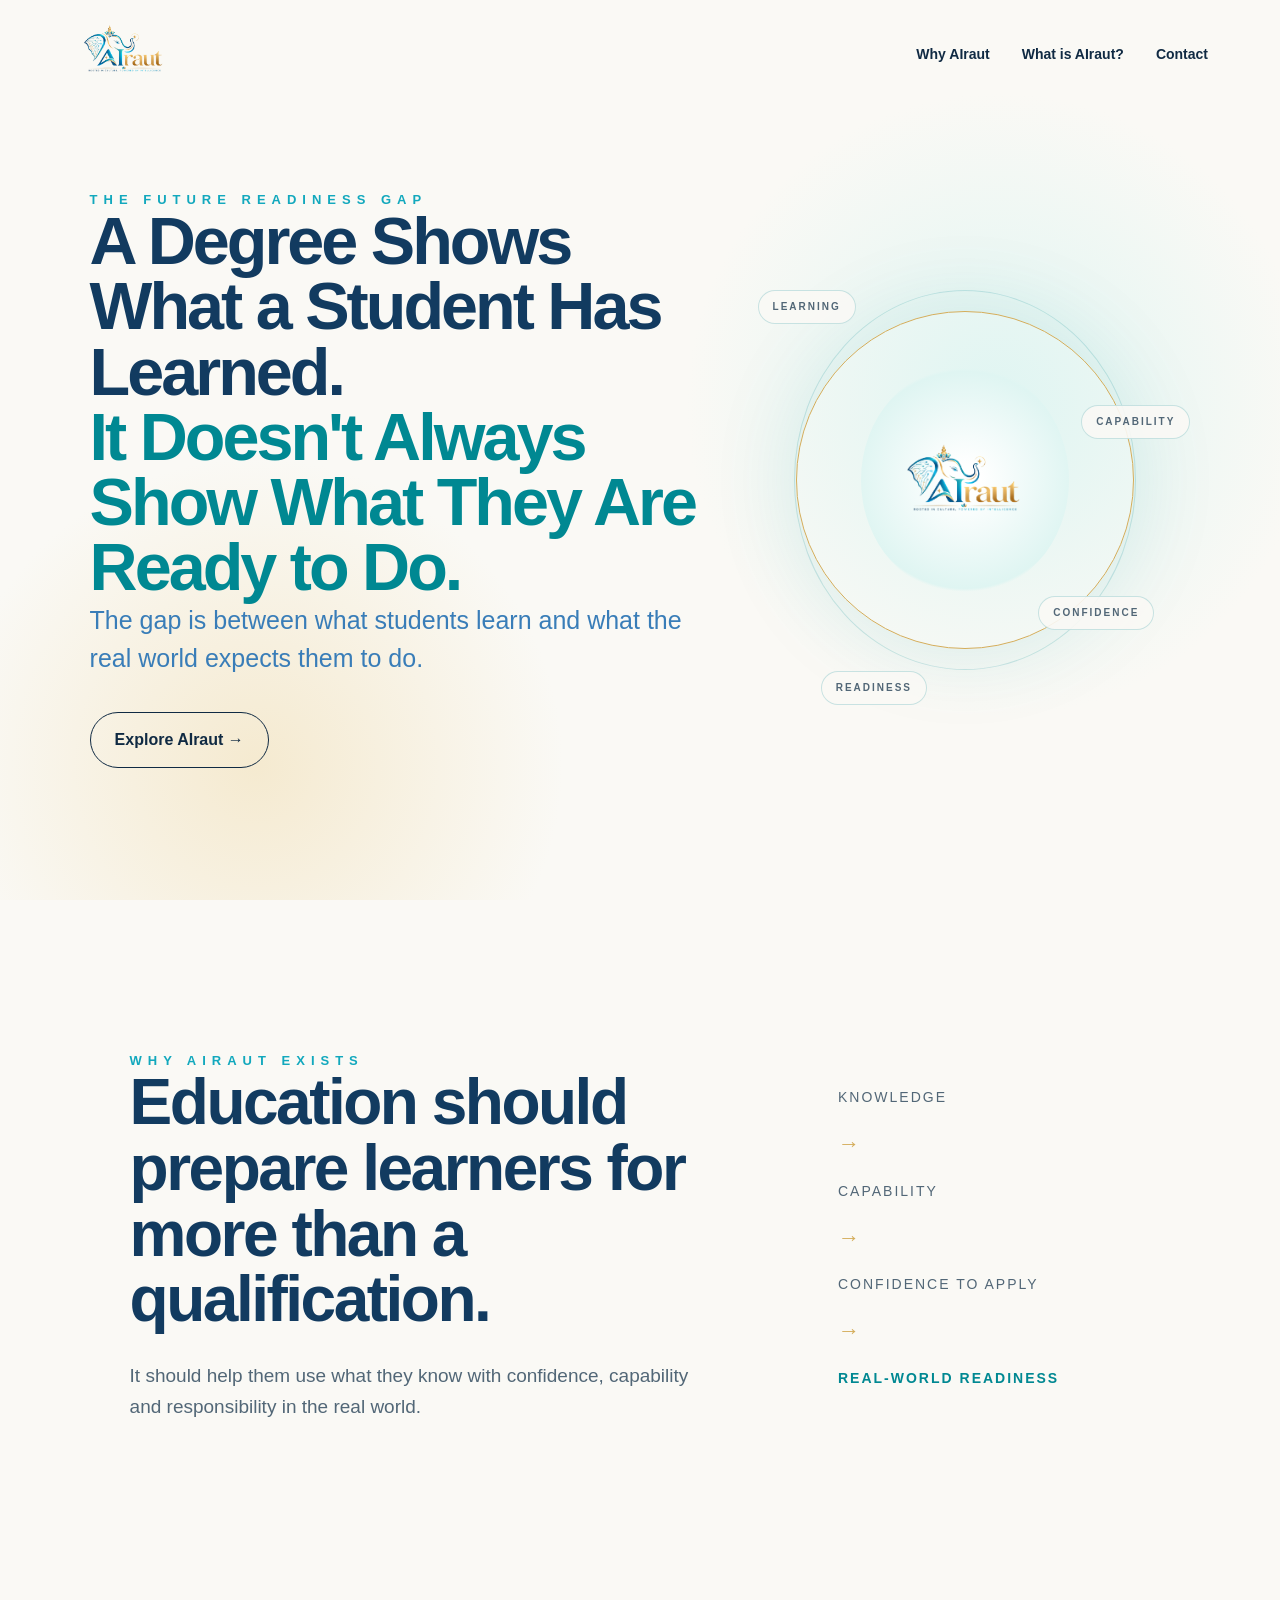
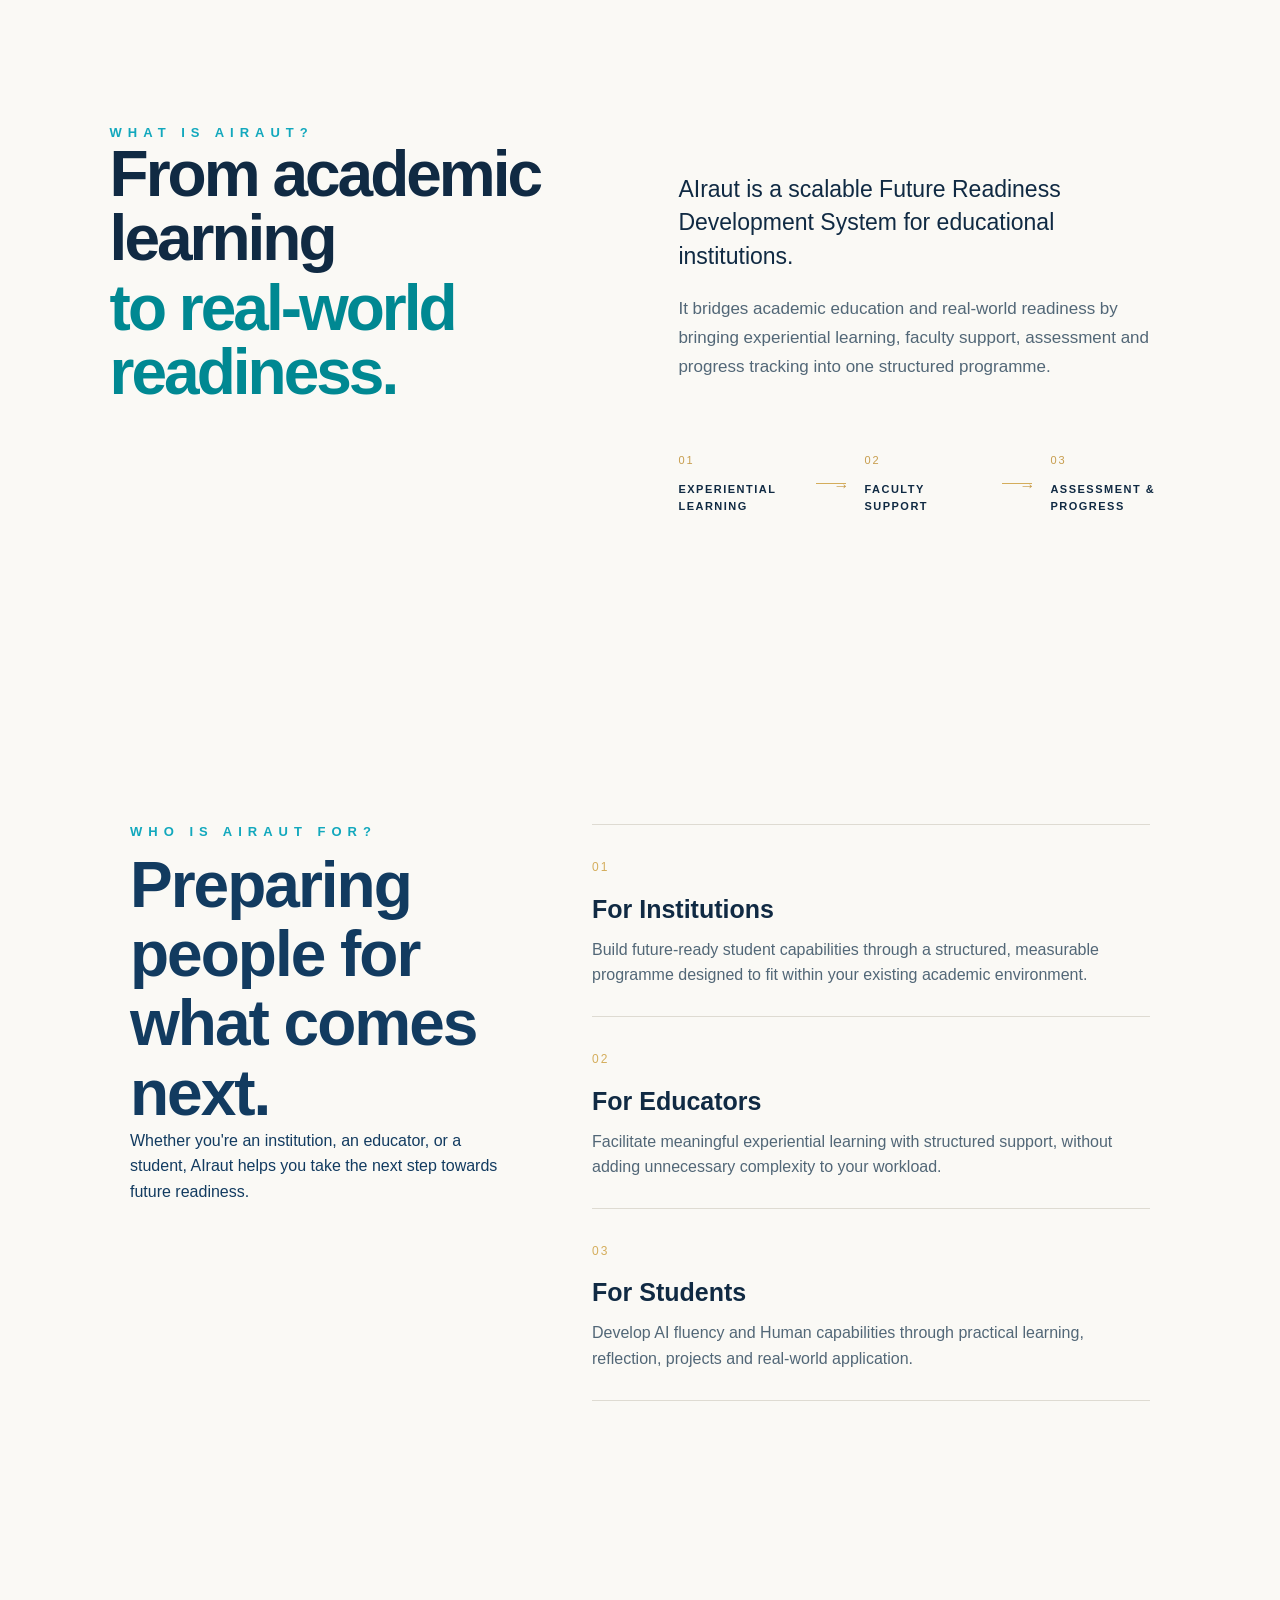
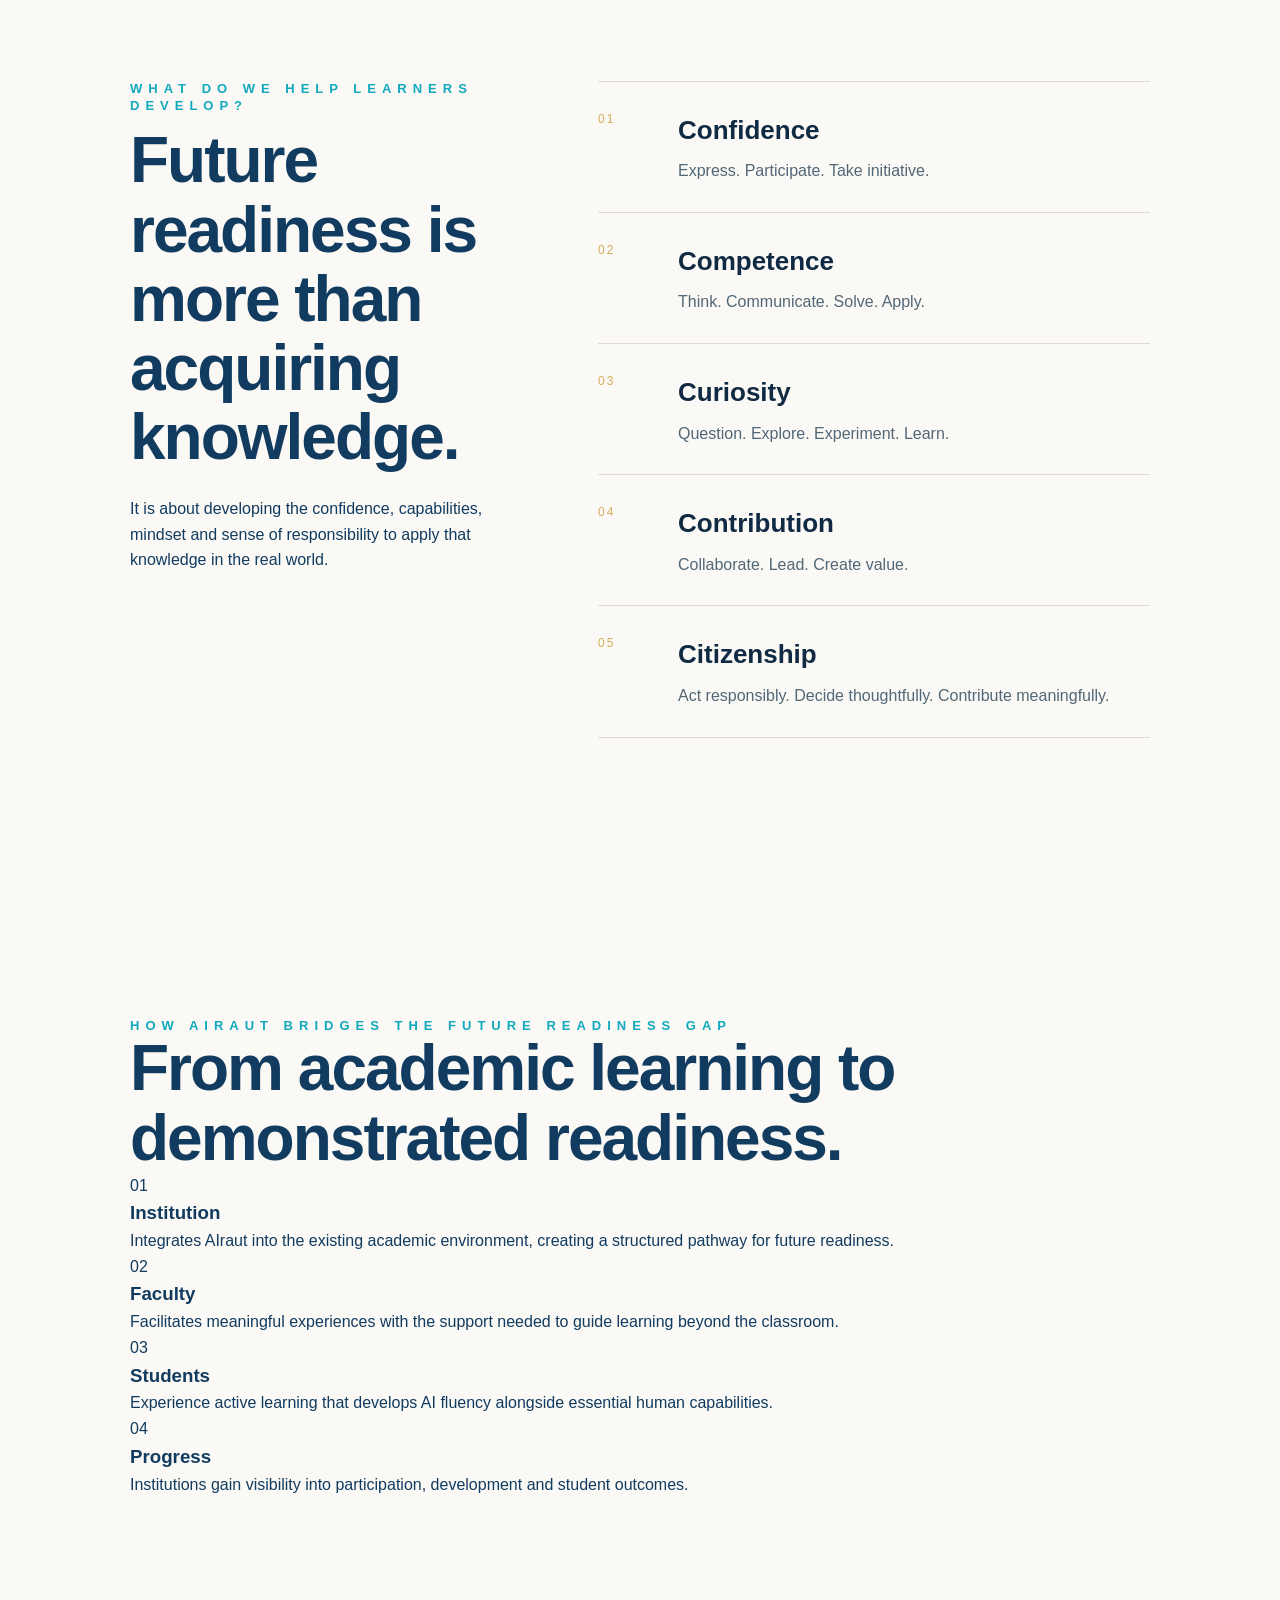
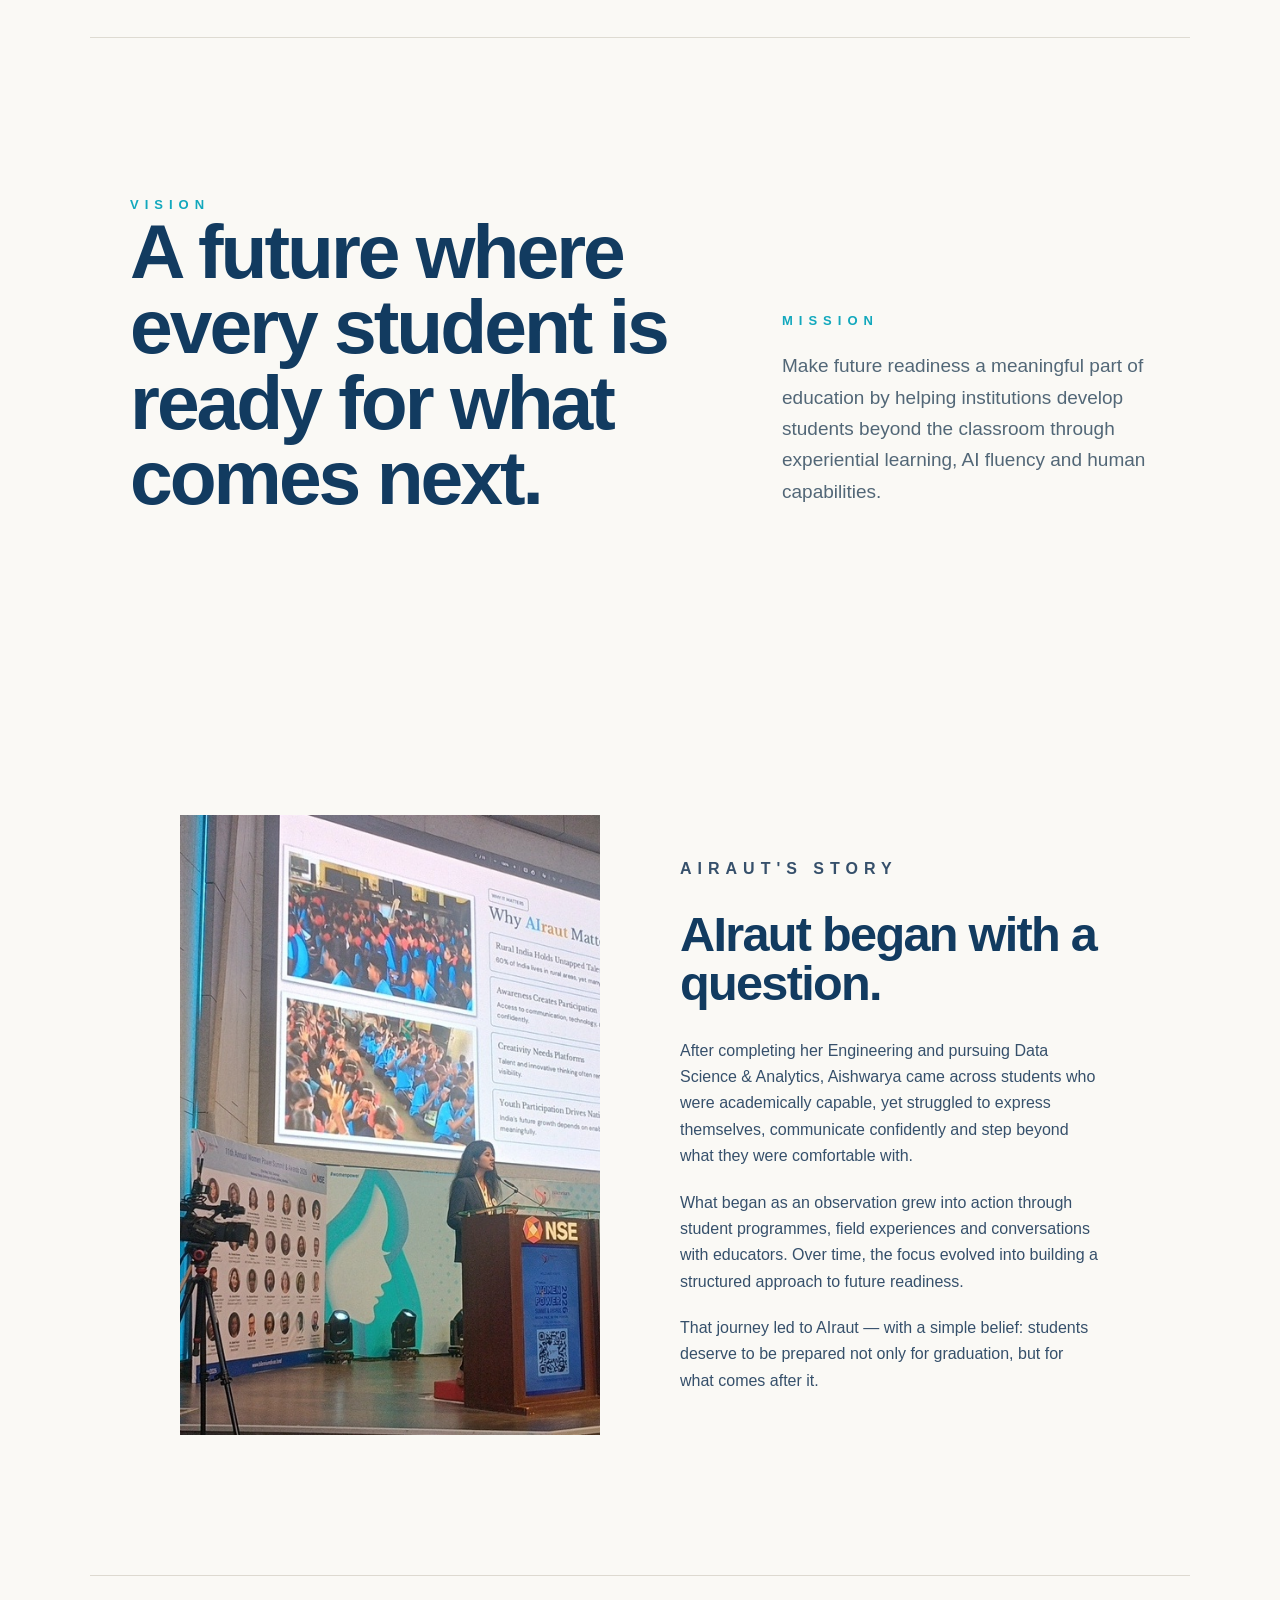
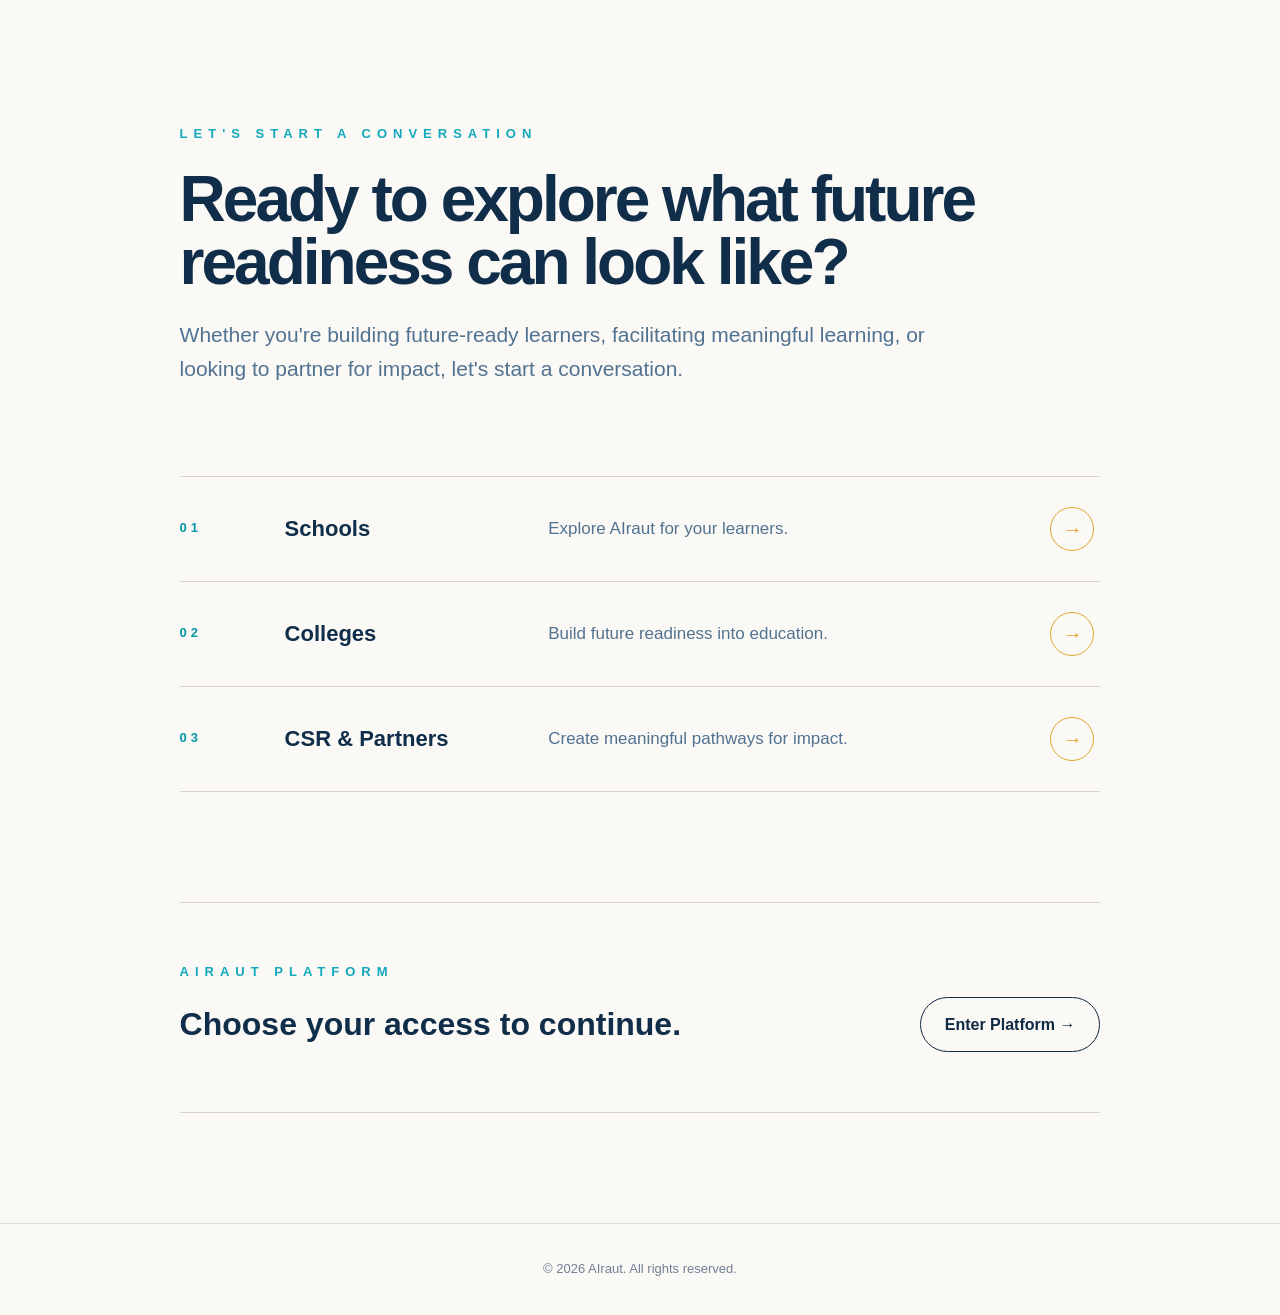
<file: index.html>
<!DOCTYPE html>
<html lang="en">

<head>
    <meta charset="UTF-8">
    <meta name="viewport" content="width=device-width, initial-scale=1.0">

    <title>AIraut | Future Readiness</title>

    <link rel="stylesheet" href="style.css">
</head>

<body>

    <!-- ================= HEADER ================= -->

    <header>
        <nav>
            <div class="logo">
                <img src="assets/airaut-logo.png" alt="AIraut">
            </div>

            <div class="nav-links">
                <a href="#why">Why AIraut</a>
                <a href="#about">What is AIraut?</a>
                <a href="#contact">Contact</a>
            </div>
        </nav>
    </header>


    <main>

        <!-- ================= HERO ================= -->

        <section class="hero">

            <div class="hero-content">

                <p class="eyebrow">
                    THE FUTURE READINESS GAP
                </p>

                <h1>
                    A Degree Shows What a Student Has Learned.
                    <span>
                        It Doesn't Always Show What They Are Ready to Do.
                    </span>
                </h1>

                <p class="hero-description">
                    The gap is between what students learn and what the real world
                    expects them to do.
                </p>

                <a href="#why" class="hero-button">
                    Explore AIraut <span>→</span>
                </a>

            </div>


            <div class="hero-visual" aria-hidden="true">

                <div class="readiness-ring"></div>

                <img
                    class="readiness-core"
                    src="assets/airaut-logo.png"
                    alt=""
                >

                <div class="readiness-step step-one">
                    LEARNING
                </div>

                <div class="readiness-step step-two">
                    CAPABILITY
                </div>

                <div class="readiness-step step-three">
                    CONFIDENCE
                </div>

                <div class="readiness-step step-four">
                    READINESS
                </div>

            </div>

        </section>


        <!-- ================= WHY AIraut EXISTS ================= -->

        <section id="why" class="why-section">

            <div class="why-copy">

                <p class="eyebrow">
                    WHY AIraut EXISTS
                </p>

                <h2>
                    Education should prepare learners for more than a qualification.
                </h2>

                <p>
                    It should help them use what they know with confidence,
                    capability and responsibility in the real world.
                </p>

            </div>


            <div class="readiness-path">

                <span>KNOWLEDGE</span>

                <i>→</i>

                <span>CAPABILITY</span>

                <i>→</i>

                <span>CONFIDENCE TO APPLY</span>

                <i>→</i>

                <strong>REAL-WORLD READINESS</strong>

            </div>

        </section>



        <!-- ================= WHAT IS AIraut ================= -->

        <section id="about" class="about-section">

            <div class="about-intro">

                <p class="eyebrow">
                    WHAT IS AIraut?
                </p>

                <h2>
                    From academic learning
                    <span>
                        to real-world readiness.
                    </span>
                </h2>

            </div>


            <div class="about-content">

                <p class="about-lead">
                    AIraut is a scalable Future Readiness Development System
                    for educational institutions.
                </p>

                <p class="about-text">
                    It bridges academic education and real-world readiness by
                    bringing experiential learning, faculty support, assessment
                    and progress tracking into one structured programme.
                </p>


                <div class="about-flow">

                    <div class="flow-item">

                        <span>01</span>

                        <strong>
                            EXPERIENTIAL<br>
                            LEARNING
                        </strong>

                    </div>


                    <div class="flow-line"></div>


                    <div class="flow-item">

                        <span>02</span>

                        <strong>
                            FACULTY<br>
                            SUPPORT
                        </strong>

                    </div>


                    <div class="flow-line"></div>


                    <div class="flow-item">

                        <span>03</span>

                        <strong>
                            ASSESSMENT &<br>
                            PROGRESS
                        </strong>

                    </div>

                </div>

            </div>

        </section>



        <!-- ================= WHO IS AIraut FOR ================= -->

        <section id="audiences" class="audiences section">

            <div class="audience-intro">

                <p class="eyebrow">
                    WHO IS AIraut FOR?
                </p>

                <h2>
                    Preparing people for what comes next.
                </h2>

                <p>
                    Whether you're an institution, an educator, or a student,
                    AIraut helps you take the next step towards future readiness.
                </p>

            </div>


            <div class="audience-list">

                <article>

                    <span>01</span>

                    <h3>
                        For Institutions
                    </h3>

                    <p>
                        Build future-ready student capabilities through a
                        structured, measurable programme designed to fit within
                        your existing academic environment.
                    </p>

                </article>


                <article>

                    <span>02</span>

                    <h3>
                        For Educators
                    </h3>

                    <p>
                        Facilitate meaningful experiential learning with
                        structured support, without adding unnecessary
                        complexity to your workload.
                    </p>

                </article>


                <article>

                    <span>03</span>

                    <h3>
                        For Students
                    </h3>

                    <p>
                        Develop AI fluency and Human capabilities through
                        practical learning, reflection, projects and
                        real-world application.
                    </p>

                </article>

            </div>

        </section>



        <!-- ================= WHAT DO WE HELP LEARNERS DEVELOP ================= -->

        <section id="develop" class="develop section">

            <div class="develop-intro">

                <p class="eyebrow">
                    WHAT DO WE HELP LEARNERS DEVELOP?
                </p>

                <h2>
                    Future readiness is more than acquiring knowledge.
                </h2>

                <p>
                    It is about developing the confidence, capabilities,
                    mindset and sense of responsibility to apply that knowledge
                    in the real world.
                </p>

            </div>


            <div class="develop-list">

                <article>

                    <span>01</span>

                    <div>

                        <h3>
                            Confidence
                        </h3>

                        <p>
                            Express. Participate. Take initiative.
                        </p>

                    </div>

                </article>


                <article>

                    <span>02</span>

                    <div>

                        <h3>
                            Competence
                        </h3>

                        <p>
                            Think. Communicate. Solve. Apply.
                        </p>

                    </div>

                </article>


                <article>

                    <span>03</span>

                    <div>

                        <h3>
                            Curiosity
                        </h3>

                        <p>
                            Question. Explore. Experiment. Learn.
                        </p>

                    </div>

                </article>


                <article>

                    <span>04</span>

                    <div>

                        <h3>
                            Contribution
                        </h3>

                        <p>
                            Collaborate. Lead. Create value.
                        </p>

                    </div>

                </article>


                <article>

                    <span>05</span>

                    <div>

                        <h3>
                            Citizenship
                        </h3>

                        <p>
                            Act responsibly. Decide thoughtfully.
                            Contribute meaningfully.
                        </p>

                    </div>

                </article>

            </div>

        </section>



        <!-- ================= HOW AIraut BRIDGES ================= -->

        <section id="bridge" class="bridge section">

            <div class="bridge-heading">

                <p class="eyebrow">
                    HOW AIraut BRIDGES THE FUTURE READINESS GAP
                </p>

                <h2>
                    From academic learning to demonstrated readiness.
                </h2>

            </div>


            <div class="bridge-flow">

                <article>

                    <span>01</span>

                    <h3>
                        Institution
                    </h3>

                    <p>
                        Integrates AIraut into the existing academic environment,
                        creating a structured pathway for future readiness.
                    </p>

                </article>


                <article>

                    <span>02</span>

                    <h3>
                        Faculty
                    </h3>

                    <p>
                        Facilitates meaningful experiences with the support
                        needed to guide learning beyond the classroom.
                    </p>

                </article>


                <article>

                    <span>03</span>

                    <h3>
                        Students
                    </h3>

                    <p>
                        Experience active learning that develops AI fluency
                        alongside essential human capabilities.
                    </p>

                </article>


                <article>

                    <span>04</span>

                    <h3>
                        Progress
                    </h3>

                    <p>
                        Institutions gain visibility into participation,
                        development and student outcomes.
                    </p>

                </article>

            </div>

        </section>



        <!-- ================= VISION & MISSION ================= -->

        <section class="vision section">

            <div class="vision-line"></div>


            <div class="vision-content">

                <p class="eyebrow">
                    VISION
                </p>

                <h2>
                    A future where every student is ready for what comes next.
                </h2>

            </div>


            <div class="mission-content">

                <p class="eyebrow">
                    MISSION
                </p>

                <p>
                    Make future readiness a meaningful part of education by
                    helping institutions develop students beyond the classroom
                    through experiential learning, AI fluency and human
                    capabilities.
                </p>

            </div>

        </section>



       <!-- ================= AIraut'S STORY ================= -->

<section id="story" class="story section">

    <div class="story-image">

        <img
            src="assets/founder-nse.jpg"
            alt="AIraut founder speaking at an event"
        >

    </div>


    <div class="story-content">

        <p class="eyebrow">
            AIraut's STORY
        </p>

        <h2>
            AIraut began with a question.
        </h2>


        <div class="story-text">

            <p>
                After completing her Engineering and pursuing Data Science &
                Analytics, Aishwarya came across students who were academically
                capable, yet struggled to express themselves, communicate
                confidently and step beyond what they were comfortable with.
            </p>


            <p>
                What began as an observation grew into action through student
                programmes, field experiences and conversations with educators.
                Over time, the focus evolved into building a structured approach
                to future readiness.
            </p>


            <p>
                That journey led to AIraut — with a simple belief: students
                deserve to be prepared not only for graduation, but for what
                comes after it.
            </p>

        </div>

    </div>

</section>


       <!-- ================= CONTACT ================= -->

<section id="contact" class="section contact">

    <div class="contact-intro">

        <p class="eyebrow">
            LET'S START A CONVERSATION
        </p>

        <h2>
            Ready to explore what future readiness can look like?
        </h2>

        <p>
            Whether you're building future-ready learners,
            facilitating meaningful learning, or looking to
            partner for impact, let's start a conversation.
        </p>

    </div>


    <div class="contact-pathways">

        <a href="mailto:aishwarya.raut.official@gmail.com" class="contact-pathway">
            <span>01</span>
            <strong>Schools</strong>
            <small>Explore AIraut for your learners.</small>
            <b>→</b>
        </a>

        <a href="mailto:aishwarya.raut.official@gmail.com" class="contact-pathway">
            <span>02</span>
            <strong>Colleges</strong>
            <small>Build future readiness into education.</small>
            <b>→</b>
        </a>

        <a href="mailto:aishwarya.raut.official@gmail.com" class="contact-pathway">
            <span>03</span>
            <strong>CSR & Partners</strong>
            <small>Create meaningful pathways for impact.</small>
            <b>→</b>
        </a>

    </div>


    <div class="platform-gateway">

        <div>
            <p class="eyebrow">AIraut PLATFORM</p>

            <h3>
                Choose your access to continue.
            </h3>
        </div>

        <a href="platform.html" class="hero-button">
            Enter Platform <span>→</span>
        </a>

    </div>

</section>

    </main>



    <!-- ================= FOOTER ================= -->

    <footer>

        <p>
            © 2026 AIraut. All rights reserved.
        </p>

    </footer>




</body>

</html>
</file>
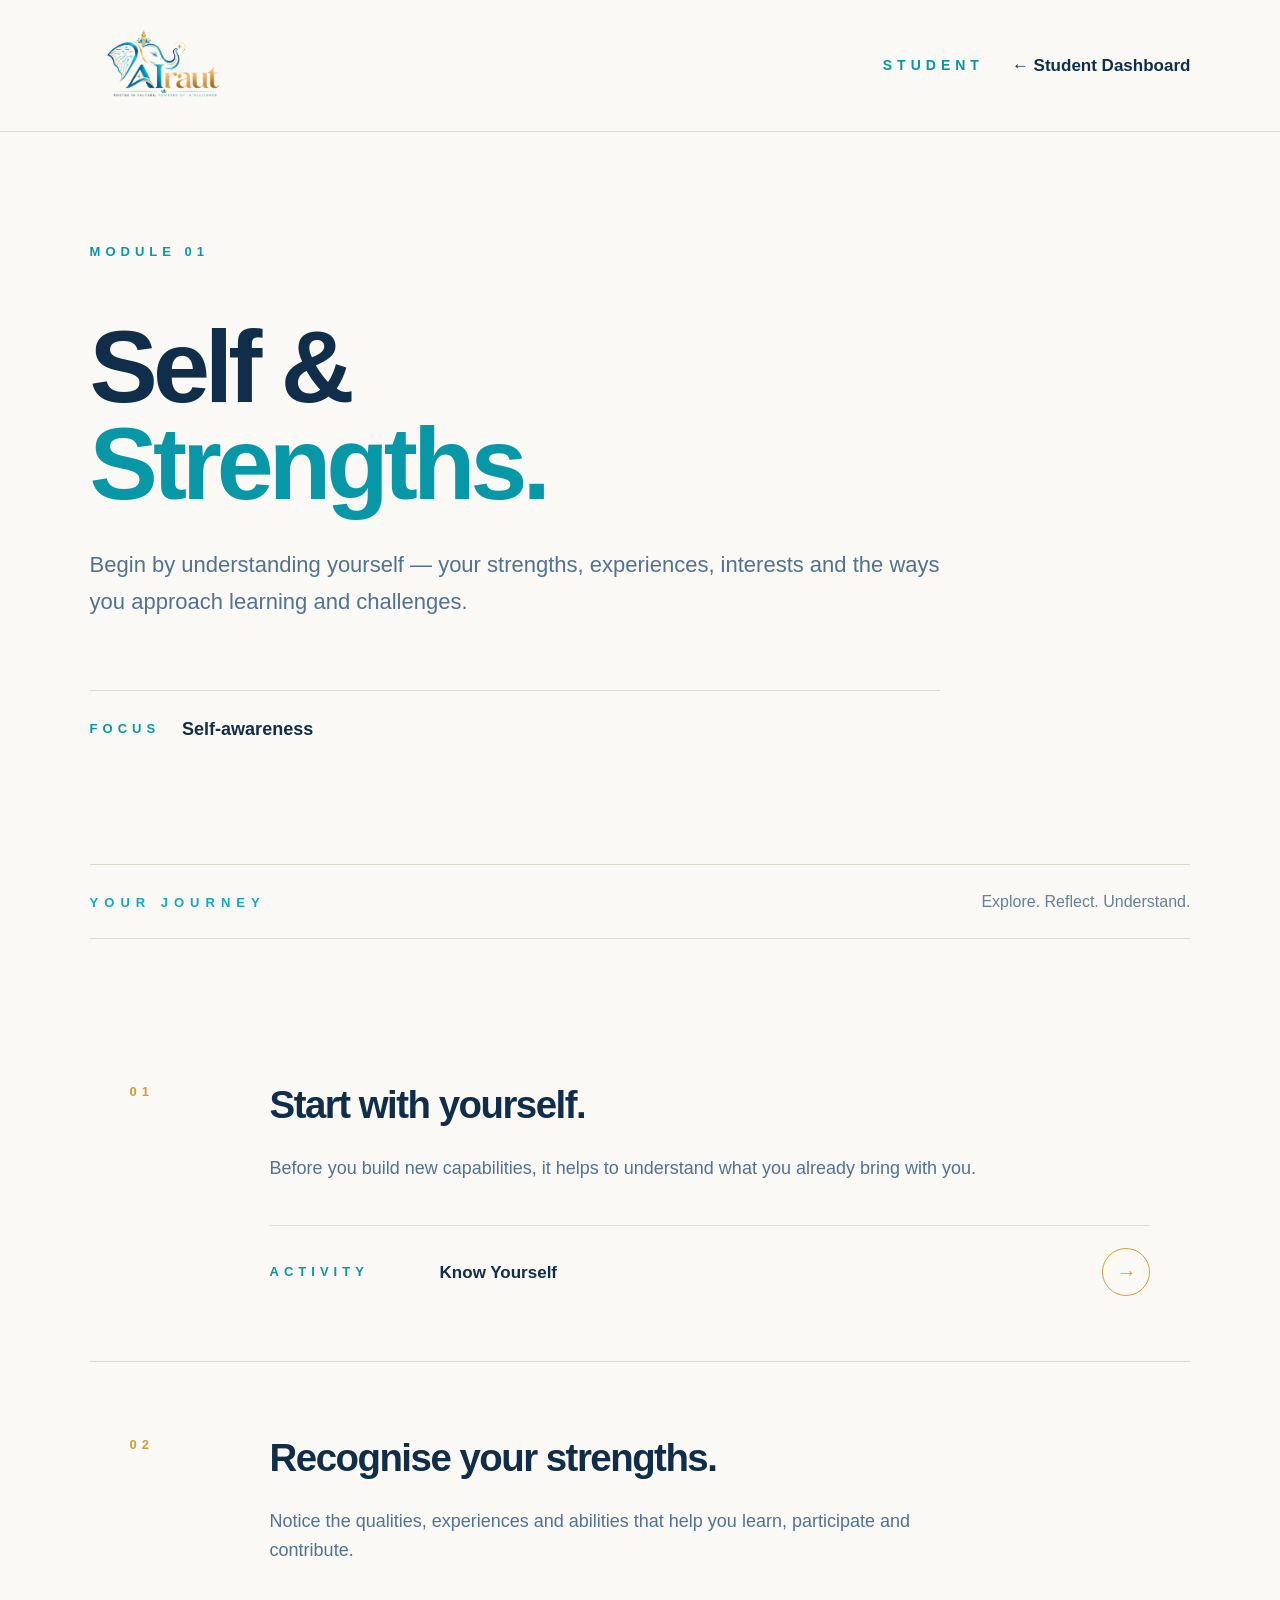
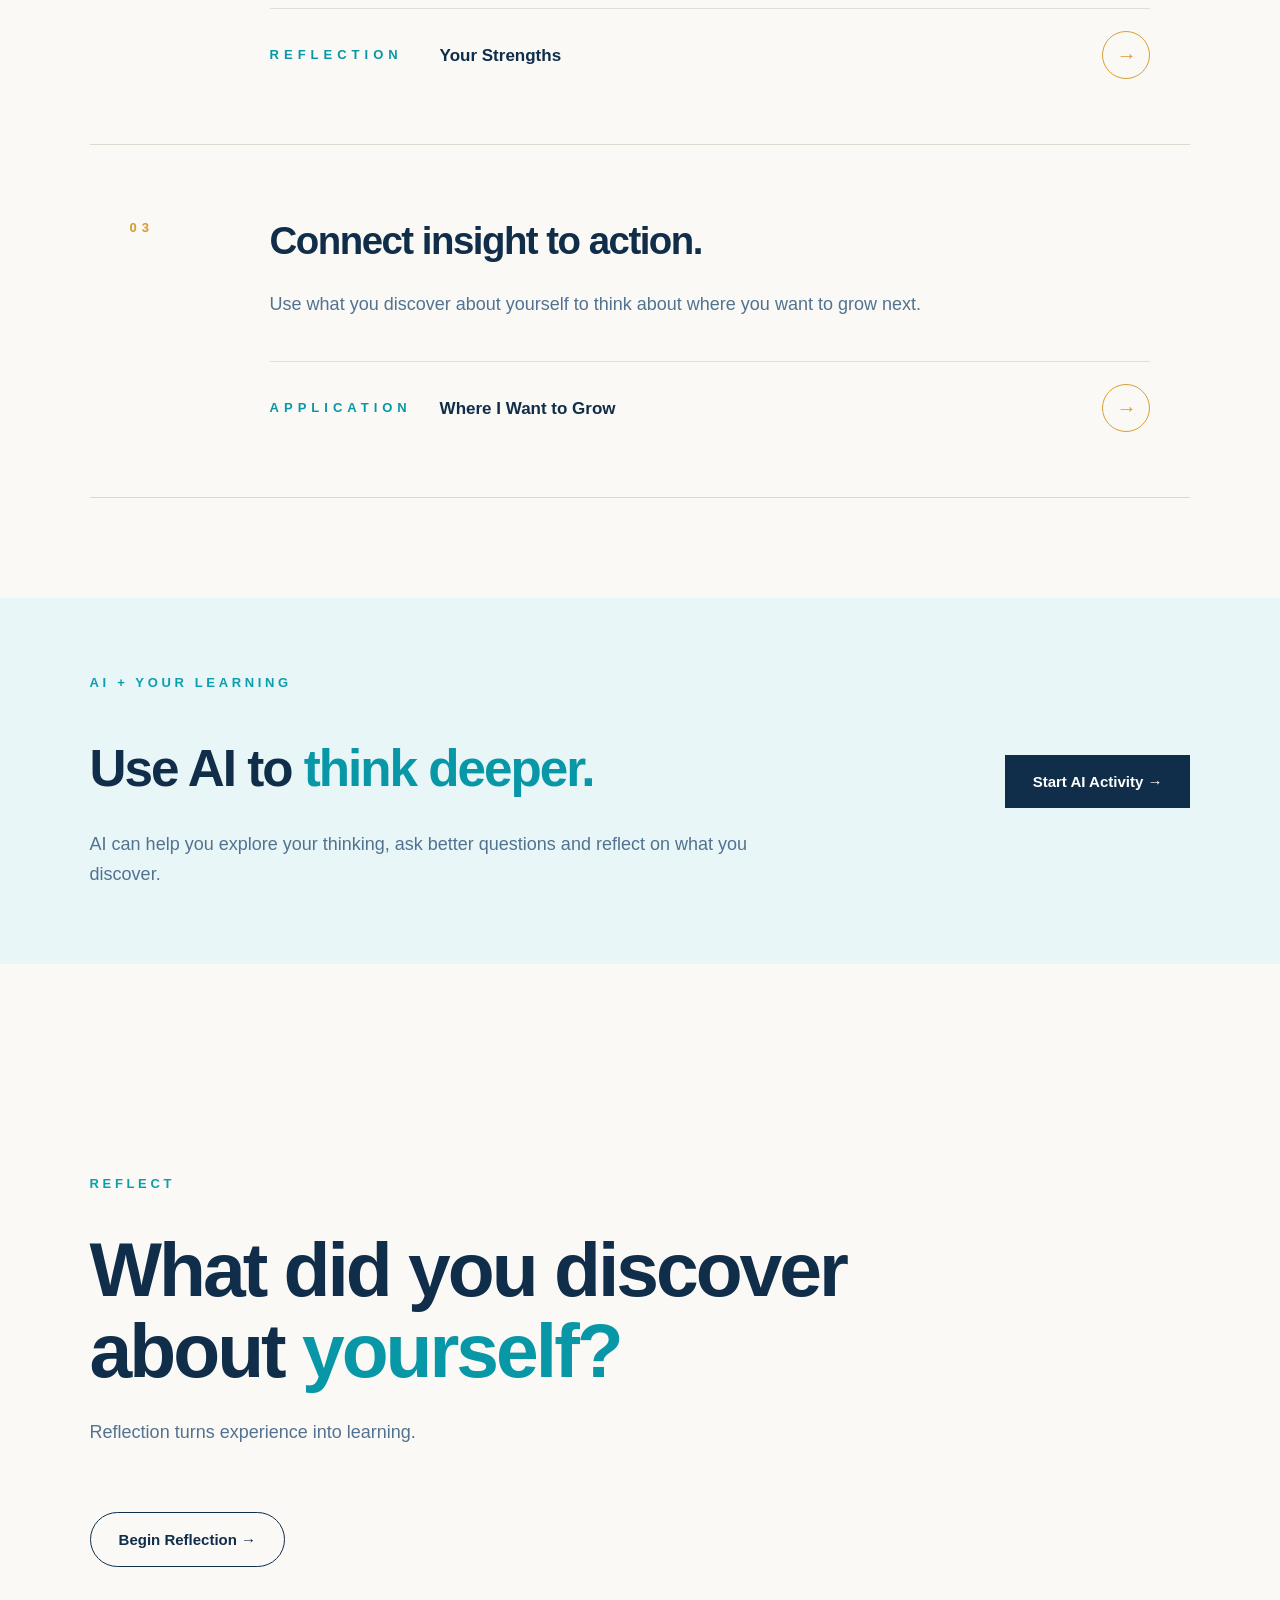
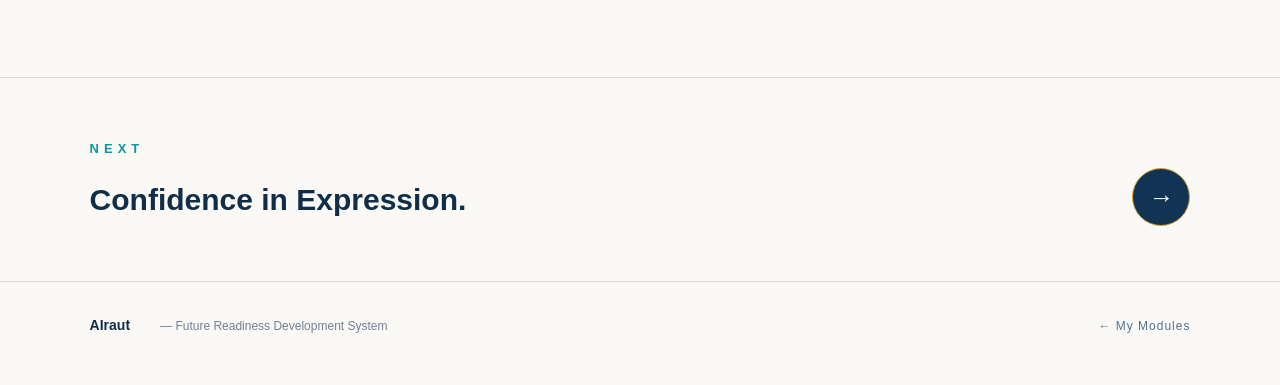
<file: module-detail.html>
<!DOCTYPE html>
<html lang="en">
<head>
    <meta charset="UTF-8">
    <meta name="viewport" content="width=device-width, initial-scale=1.0">
    <title>M01 — Self & Strengths | AIraut</title>
    <link rel="stylesheet" href="style.css">
</head>

<body>

    <!-- HEADER -->
    <header class="site-header">
        <a href="modules.html" class="brand">
            <img src="assets/airaut-logo.png" alt="AIraut">
        </a>

        <div class="header-right">
            <span class="role-label">STUDENT</span>
            <a href="student-dashboard.php" class="back-link">
                ← Student Dashboard
            </a>
        </div>
    </header>


    <!-- MODULE HERO -->
    <main>

        <section class="module-hero">

            <div class="module-number">MODULE 01</div>

            <h1>
                Self & <span>Strengths.</span>
            </h1>

            <p class="module-intro">
                Begin by understanding yourself — your strengths,
                experiences, interests and the ways you approach
                learning and challenges.
            </p>

            <div class="module-focus">
                <span>FOCUS</span>
                <strong>Self-awareness</strong>
            </div>

        </section>


        <!-- JOURNEY -->
        <section class="module-section">

            <div class="section-heading">
                <span>YOUR JOURNEY</span>
                <small>Explore. Reflect. Understand.</small>
            </div>

            <div class="journey-block">

                <div class="journey-number">01</div>

                <div class="journey-content">
                    <h2>Start with yourself.</h2>

                    <p>
                        Before you build new capabilities, it helps to
                        understand what you already bring with you.
                    </p>

                    <div class="activity-row">
                        <span>ACTIVITY</span>
                        <strong>Know Yourself</strong>
                        <button class="arrow-button">→</button>
                    </div>
                </div>

            </div>


            <div class="journey-block">

                <div class="journey-number">02</div>

                <div class="journey-content">
                    <h2>Recognise your strengths.</h2>

                    <p>
                        Notice the qualities, experiences and abilities
                        that help you learn, participate and contribute.
                    </p>

                    <div class="activity-row">
                        <span>REFLECTION</span>
                        <strong>Your Strengths</strong>
                        <button class="arrow-button">→</button>
                    </div>
                </div>

            </div>


            <div class="journey-block">

                <div class="journey-number">03</div>

                <div class="journey-content">
                    <h2>Connect insight to action.</h2>

                    <p>
                        Use what you discover about yourself to think
                        about where you want to grow next.
                    </p>

                    <div class="activity-row">
                        <span>APPLICATION</span>
                        <strong>Where I Want to Grow</strong>
                        <button class="arrow-button">→</button>
                    </div>
                </div>

            </div>

        </section>


        <!-- AI -->
        <section class="ai-section">

            <div>
                <span class="section-label">AI + YOUR LEARNING</span>

                <h2>
                    Use AI to <span>think deeper.</span>
                </h2>

                <p>
                    AI can help you explore your thinking, ask better
                    questions and reflect on what you discover.
                </p>
            </div>

            <button class="primary-button">
                Start AI Activity →
            </button>

        </section>


        <!-- REFLECTION -->
        <section class="reflection-section">

            <span class="section-label">REFLECT</span>

            <h2>
                What did you discover<br>
                about <span>yourself?</span>
            </h2>

            <p>
                Reflection turns experience into learning.
            </p>

            <button class="outline-button">
                Begin Reflection →
            </button>

        </section>


        <!-- NEXT -->
        <section class="next-module">

            <div>
                <span>NEXT</span>
                <h2>Confidence in Expression.</h2>
            </div>

            <a href="#" class="next-arrow">→</a>

        </section>

    </main>


    <!-- FOOTER -->
    <footer class="site-footer">
        <strong>AIraut</strong>
        <span>— Future Readiness Development System</span>

        <a href="modules.html">← My Modules</a>
    </footer>

</body>
</html>
</file>
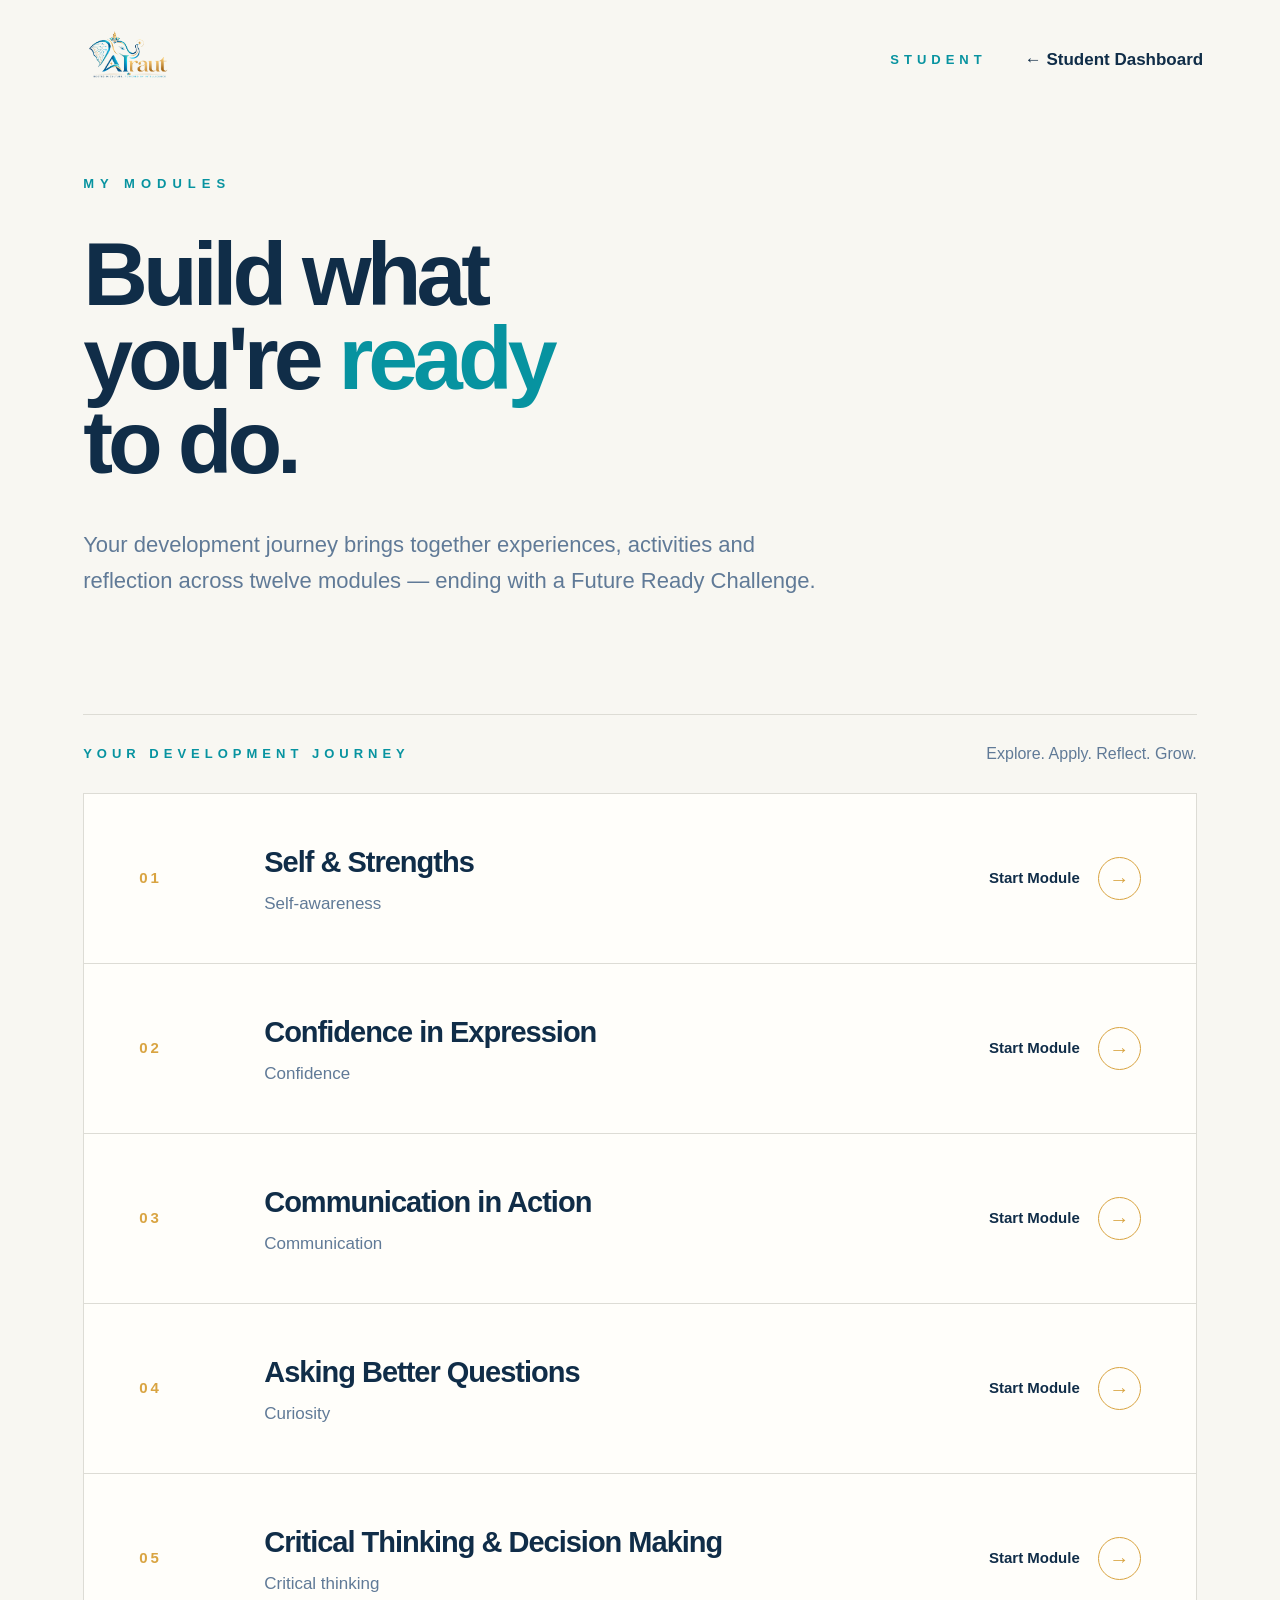
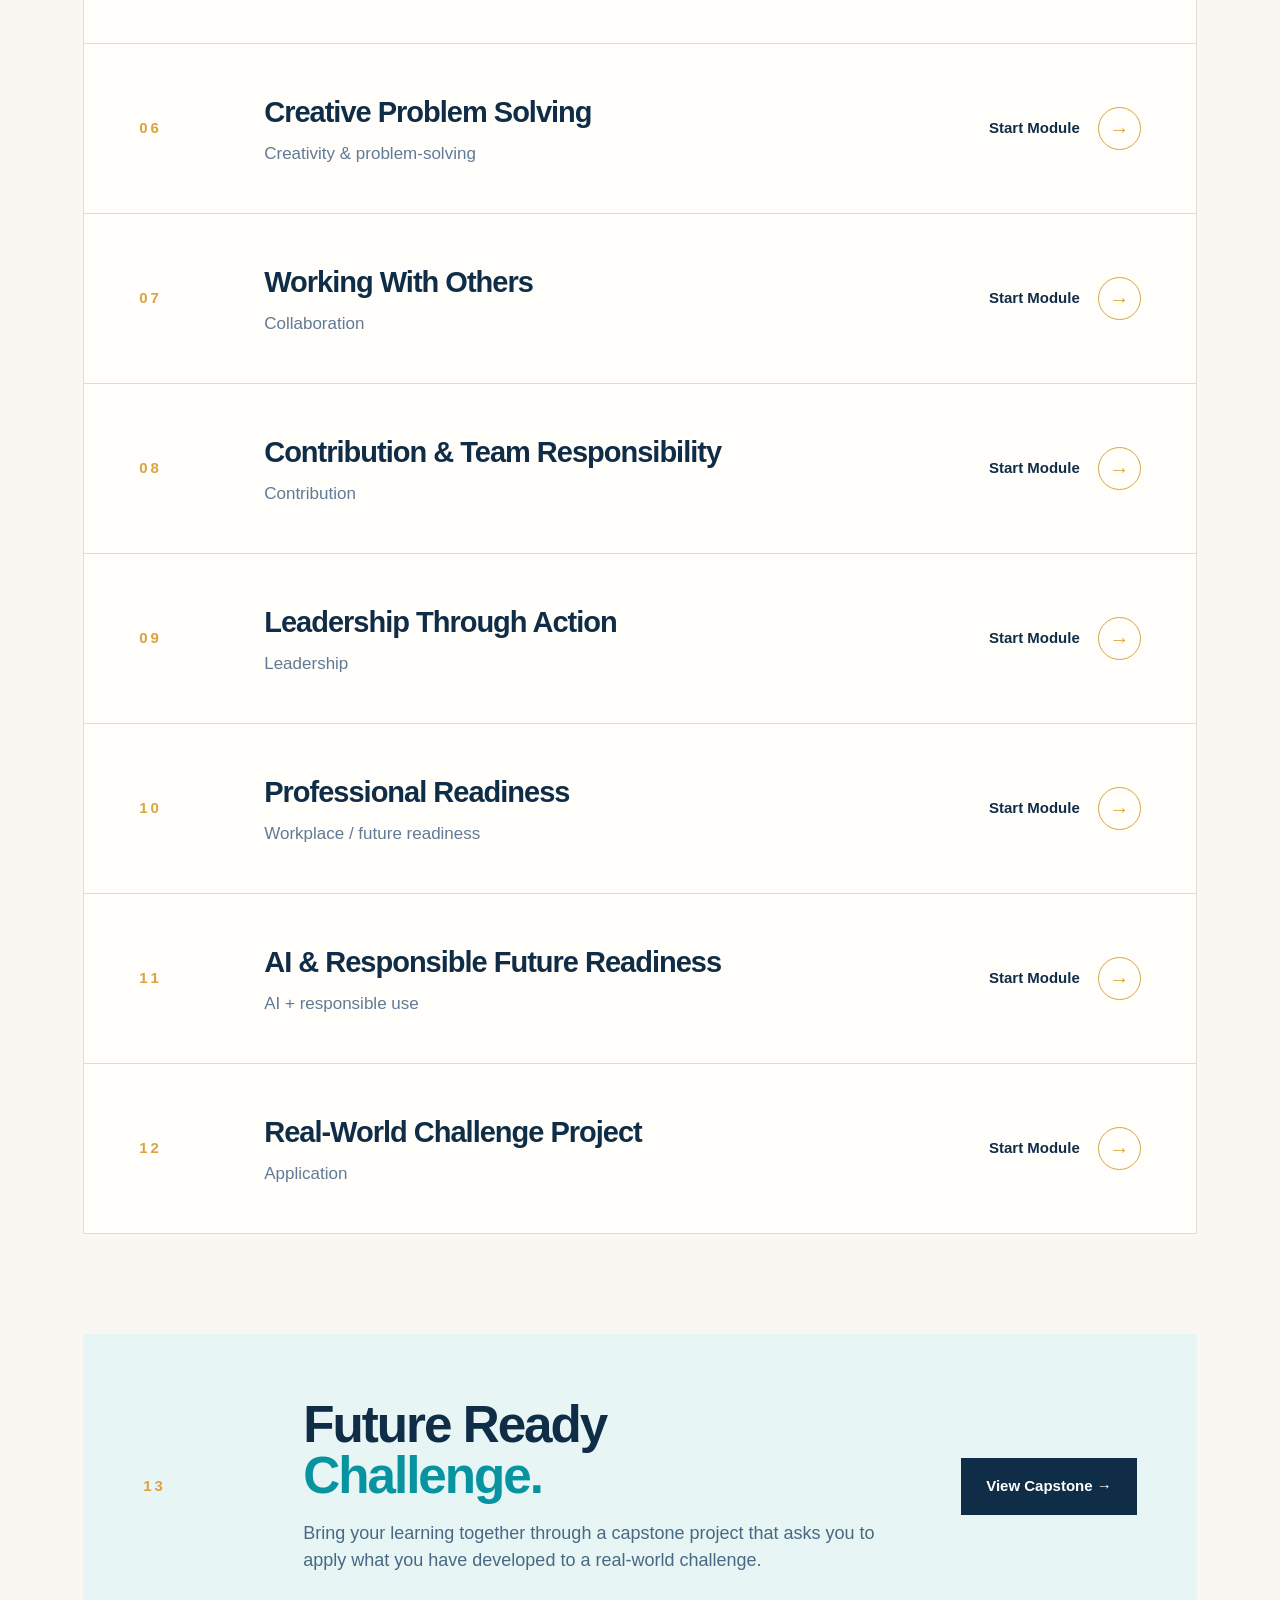
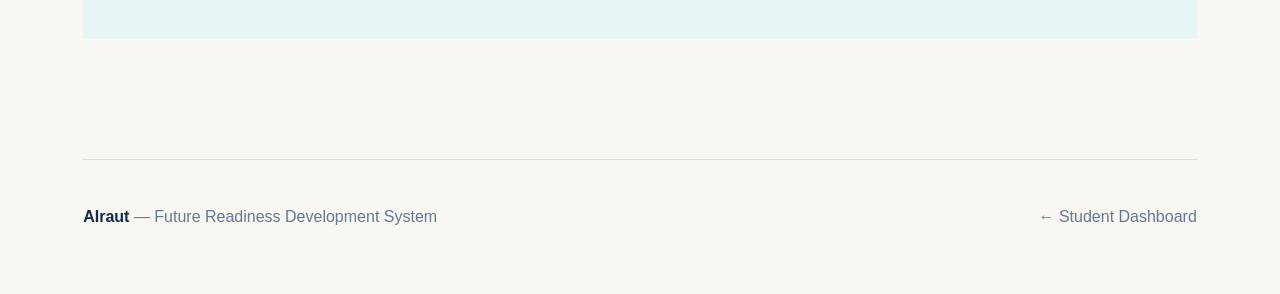
<file: modules.html>
<!DOCTYPE html>
<html lang="en">
<head>
    <meta charset="UTF-8">
    <meta name="viewport" content="width=device-width, initial-scale=1.0">

    <title>My Modules — AIraut</title>

    <style>
        :root {
            --navy: #102d48;
            --teal: #0793a0;
            --gold: #d9a441;
            --cream: #f8f7f2;
            --white: #fffefa;
            --muted: #607a97;
            --line: #dddcd5;
            --soft-teal: #e7f5f5;
        }

        * {
            margin: 0;
            padding: 0;
            box-sizing: border-box;
        }

        html {
            scroll-behavior: smooth;
        }

        body {
            font-family: Arial, Helvetica, sans-serif;
            background: var(--cream);
            color: var(--navy);
            line-height: 1.5;
        }

        a {
            color: inherit;
            text-decoration: none;
        }

        /* ---------------- HEADER ---------------- */

        header {
            width: 100%;
            padding: 30px 6vw;
            display: flex;
            justify-content: space-between;
            align-items: center;
        }

        .logo {
            width: 105px;
            height: auto;
        }

        .header-right {
            display: flex;
            align-items: center;
            gap: 38px;
        }

        .role {
            font-size: 13px;
            letter-spacing: 5px;
            font-weight: 700;
            color: var(--teal);
        }

        .back-link {
            font-size: 17px;
            font-weight: 600;
        }

        .back-link:hover {
            color: var(--teal);
        }

        /* ---------------- MAIN ---------------- */

        main {
            width: min(1360px, 87vw);
            margin: 0 auto;
        }

        /* ---------------- HERO ---------------- */

        .hero {
            padding: 55px 0 115px;
            max-width: 900px;
        }

        .eyebrow {
            color: var(--teal);
            font-size: 13px;
            letter-spacing: 6px;
            font-weight: 700;
            margin-bottom: 38px;
        }

        .hero h1 {
            font-size: clamp(64px, 7vw, 108px);
            line-height: 0.94;
            letter-spacing: -5px;
            font-weight: 750;
            margin-bottom: 42px;
        }

        .hero h1 span {
            color: var(--teal);
        }

        .hero p {
            max-width: 760px;
            font-size: 22px;
            line-height: 1.65;
            color: var(--muted);
        }

        /* ---------------- SECTION HEADER ---------------- */

        .section-header {
            border-top: 1px solid var(--line);
            border-bottom: 1px solid var(--line);
            padding: 27px 0;
            display: flex;
            justify-content: space-between;
            align-items: center;
            margin-bottom: 0;
        }

        .section-title {
            font-size: 13px;
            letter-spacing: 5px;
            font-weight: 700;
            color: var(--teal);
        }

        .section-description {
            color: var(--muted);
            font-size: 16px;
        }

        /* ---------------- MODULE JOURNEY ---------------- */

        .modules {
            background: var(--white);
            border-left: 1px solid var(--line);
            border-right: 1px solid var(--line);
        }

        .module {
            min-height: 170px;
            display: grid;
            grid-template-columns: 125px 1fr 230px;
            align-items: center;
            border-bottom: 1px solid var(--line);
            padding: 30px 55px;
            transition: background 0.3s ease;
        }

        .module:hover {
            background: #f2f8f7;
        }

        .module-number {
            color: var(--gold);
            font-size: 15px;
            letter-spacing: 3px;
            font-weight: 700;
        }

        .module-content h2 {
            font-size: 29px;
            letter-spacing: -1px;
            margin-bottom: 7px;
        }

        .module-content p {
            color: var(--muted);
            font-size: 17px;
        }

        .module-action {
            justify-self: end;
            display: flex;
            align-items: center;
            gap: 18px;
            color: var(--navy);
            font-size: 15px;
            font-weight: 700;
        }

        .module-action span {
            display: inline-flex;
            justify-content: center;
            align-items: center;
            width: 43px;
            height: 43px;
            border: 1px solid var(--gold);
            border-radius: 50%;
            color: var(--gold);
            font-size: 20px;
            transition: all 0.25s ease;
        }

        .module:hover .module-action span {
            background: var(--gold);
            color: white;
            transform: translateX(4px);
        }

        /* ---------------- CAPSTONE ---------------- */

        .capstone-wrap {
            padding: 100px 0 120px;
        }

        .capstone {
            background: var(--soft-teal);
            padding: 65px 60px;
            display: grid;
            grid-template-columns: 130px 1fr 210px;
            align-items: center;
            gap: 30px;
        }

        .capstone-number {
            color: var(--gold);
            font-size: 15px;
            letter-spacing: 3px;
            font-weight: 700;
        }

        .capstone-content h2 {
            font-size: clamp(38px, 4vw, 58px);
            line-height: 1;
            letter-spacing: -2px;
            margin-bottom: 18px;
        }

        .capstone-content h2 span {
            color: var(--teal);
        }

        .capstone-content p {
            max-width: 690px;
            font-size: 18px;
            color: #486984;
        }

        .capstone-button {
            justify-self: end;
            background: var(--navy);
            color: white;
            padding: 17px 25px;
            font-size: 15px;
            font-weight: 700;
            transition: transform 0.25s ease, background 0.25s ease;
        }

        .capstone-button:hover {
            background: var(--teal);
            transform: translateX(5px);
        }

        /* ---------------- FOOTER ---------------- */

        footer {
            border-top: 1px solid var(--line);
            padding: 45px 0 65px;
            display: flex;
            justify-content: space-between;
            color: var(--muted);
            font-size: 16px;
        }

        footer strong {
            color: var(--navy);
        }

        /* ---------------- RESPONSIVE ---------------- */

        @media (max-width: 800px) {

            header {
                padding: 24px 6vw;
            }

            .header-right {
                gap: 18px;
            }

            .role {
                display: none;
            }

            main {
                width: 88vw;
            }

            .hero {
                padding: 45px 0 80px;
            }

            .hero h1 {
                font-size: 62px;
                letter-spacing: -3px;
            }

            .hero p {
                font-size: 18px;
            }

            .section-header {
                align-items: flex-start;
                gap: 15px;
                flex-direction: column;
            }

            .module {
                grid-template-columns: 60px 1fr;
                padding: 30px 25px;
                gap: 10px;
            }

            .module-action {
                grid-column: 2;
                justify-self: start;
                margin-top: 15px;
            }

            .capstone {
                grid-template-columns: 1fr;
                padding: 45px 30px;
            }

            .capstone-button {
                justify-self: start;
            }

            footer {
                flex-direction: column;
                gap: 18px;
            }
        }
    </style>
</head>

<body>

    <!-- HEADER -->
    <header>

        <!-- Replace this filename if your actual logo has a different name -->
        <a href="student-dashboard.php">
            <img
                src="assets/airaut-logo.png"
                alt="AIraut"
                class="logo"
            >
        </a>

        <div class="header-right">
            <div class="role">STUDENT</div>

            <a href="student-dashboard.php" class="back-link">
                ← Student Dashboard
            </a>
        </div>

    </header>


    <main>

        <!-- HERO -->
        <section class="hero">

            <div class="eyebrow">
                MY MODULES
            </div>

            <h1>
                Build what<br>
                you're <span>ready</span><br>
                to do.
            </h1>

            <p>
                Your development journey brings together experiences,
                activities and reflection across twelve modules —
                ending with a Future Ready Challenge.
            </p>

        </section>


        <!-- MODULE HEADER -->
        <div class="section-header">

            <div class="section-title">
                YOUR DEVELOPMENT JOURNEY
            </div>

            <div class="section-description">
                Explore. Apply. Reflect. Grow.
            </div>

        </div>


        <!-- MODULES -->
        <section class="modules">


            <!-- M01 -->
            <a href="#" class="module">

                <div class="module-number">01</div>

                <div class="module-content">
                    <h2>Self &amp; Strengths</h2>
                    <p>Self-awareness</p>
                </div>

                <div class="module-action">
                    Start Module
                    <span>→</span>
                </div>

            </a>


            <!-- M02 -->
            <a href="#" class="module">

                <div class="module-number">02</div>

                <div class="module-content">
                    <h2>Confidence in Expression</h2>
                    <p>Confidence</p>
                </div>

                <div class="module-action">
                    Start Module
                    <span>→</span>
                </div>

            </a>


            <!-- M03 -->
            <a href="#" class="module">

                <div class="module-number">03</div>

                <div class="module-content">
                    <h2>Communication in Action</h2>
                    <p>Communication</p>
                </div>

                <div class="module-action">
                    Start Module
                    <span>→</span>
                </div>

            </a>


            <!-- M04 -->
            <a href="#" class="module">

                <div class="module-number">04</div>

                <div class="module-content">
                    <h2>Asking Better Questions</h2>
                    <p>Curiosity</p>
                </div>

                <div class="module-action">
                    Start Module
                    <span>→</span>
                </div>

            </a>


            <!-- M05 -->
            <a href="#" class="module">

                <div class="module-number">05</div>

                <div class="module-content">
                    <h2>Critical Thinking &amp; Decision Making</h2>
                    <p>Critical thinking</p>
                </div>

                <div class="module-action">
                    Start Module
                    <span>→</span>
                </div>

            </a>


            <!-- M06 -->
            <a href="#" class="module">

                <div class="module-number">06</div>

                <div class="module-content">
                    <h2>Creative Problem Solving</h2>
                    <p>Creativity &amp; problem-solving</p>
                </div>

                <div class="module-action">
                    Start Module
                    <span>→</span>
                </div>

            </a>


            <!-- M07 -->
            <a href="#" class="module">

                <div class="module-number">07</div>

                <div class="module-content">
                    <h2>Working With Others</h2>
                    <p>Collaboration</p>
                </div>

                <div class="module-action">
                    Start Module
                    <span>→</span>
                </div>

            </a>


            <!-- M08 -->
            <a href="#" class="module">

                <div class="module-number">08</div>

                <div class="module-content">
                    <h2>Contribution &amp; Team Responsibility</h2>
                    <p>Contribution</p>
                </div>

                <div class="module-action">
                    Start Module
                    <span>→</span>
                </div>

            </a>


            <!-- M09 -->
            <a href="#" class="module">

                <div class="module-number">09</div>

                <div class="module-content">
                    <h2>Leadership Through Action</h2>
                    <p>Leadership</p>
                </div>

                <div class="module-action">
                    Start Module
                    <span>→</span>
                </div>

            </a>


            <!-- M10 -->
            <a href="#" class="module">

                <div class="module-number">10</div>

                <div class="module-content">
                    <h2>Professional Readiness</h2>
                    <p>Workplace / future readiness</p>
                </div>

                <div class="module-action">
                    Start Module
                    <span>→</span>
                </div>

            </a>


            <!-- M11 -->
            <a href="#" class="module">

                <div class="module-number">11</div>

                <div class="module-content">
                    <h2>AI &amp; Responsible Future Readiness</h2>
                    <p>AI + responsible use</p>
                </div>

                <div class="module-action">
                    Start Module
                    <span>→</span>
                </div>

            </a>


            <!-- M12 -->
            <a href="#" class="module">

                <div class="module-number">12</div>

                <div class="module-content">
                    <h2>Real-World Challenge Project</h2>
                    <p>Application</p>
                </div>

                <div class="module-action">
                    Start Module
                    <span>→</span>
                </div>

            </a>

        </section>


        <!-- CAPSTONE -->
        <section class="capstone-wrap">

            <div class="capstone">

                <div class="capstone-number">
                    13
                </div>

                <div class="capstone-content">

                    <h2>
                        Future Ready<br>
                        <span>Challenge.</span>
                    </h2>

                    <p>
                        Bring your learning together through a capstone
                        project that asks you to apply what you have
                        developed to a real-world challenge.
                    </p>

                </div>

                <a href="#" class="capstone-button">
                    View Capstone →
                </a>

            </div>

        </section>


        <!-- FOOTER -->
        <footer>

            <div>
                <strong>AIraut</strong>
                — Future Readiness Development System
            </div>

            <a href="student-dashboard.php">
                ← Student Dashboard
            </a>

        </footer>

    </main>

</body>
</html>
</file>
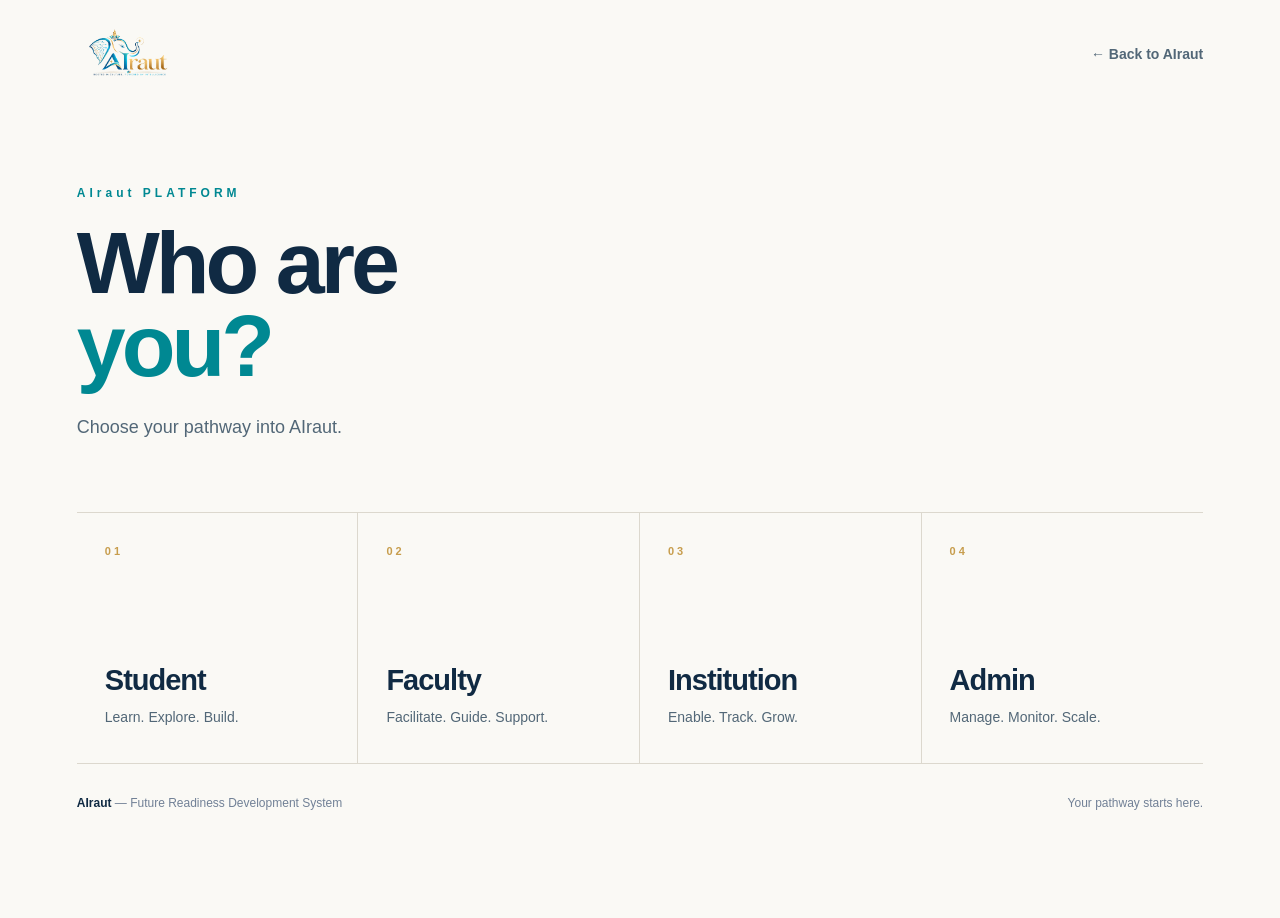
<file: platform.html>
<!DOCTYPE html>
<html lang="en">
<head>
    <meta charset="UTF-8">
    <meta name="viewport" content="width=device-width, initial-scale=1.0">

    <title>AIraut — Platform</title>

    <style>
        /* =========================================
           AIraut PLATFORM GATEWAY
           "WHO ARE YOU?"
        ========================================= */

        * {
            margin: 0;
            padding: 0;
            box-sizing: border-box;
        }

        html {
            scroll-behavior: smooth;
        }

        body {
            font-family: Arial, Helvetica, sans-serif;
            background: #faf9f5;
            color: #102a43;
            min-height: 100vh;
        }

        /* =========================================
           PLATFORM HEADER
        ========================================= */

        .platform-header {
            width: 100%;
            padding: 28px 6vw;
            display: flex;
            align-items: center;
            justify-content: space-between;
        }

        .platform-logo img {
            width: 105px;
            height: auto;
            display: block;
        }

        .back-link {
            color: #526777;
            text-decoration: none;
            font-size: 14px;
            font-weight: 600;
            transition: color .25s ease;
        }

        .back-link:hover {
            color: #008892;
        }

        /* =========================================
           PLATFORM MAIN
        ========================================= */

        .platform-main {
            min-height: calc(100vh - 90px);
            display: flex;
            align-items: center;
            justify-content: center;
            padding: 70px 6vw 100px;
        }

        .platform-inner {
            width: 100%;
            max-width: 1180px;
        }

        /* =========================================
           INTRO
        ========================================= */

        .platform-intro {
            max-width: 720px;
            margin-bottom: 70px;
        }

        .platform-eyebrow {
            color: #008892;
            font-size: 12px;
            font-weight: 700;
            letter-spacing: 4px;
            margin-bottom: 22px;
        }

        .platform-intro h1 {
            font-size: clamp(52px, 7vw, 88px);
            line-height: .94;
            letter-spacing: -4px;
            font-weight: 750;
        }

        .platform-intro h1 span {
            color: #008892;
        }

        .platform-intro p {
            margin-top: 25px;
            max-width: 540px;
            color: #526777;
            font-size: 18px;
            line-height: 1.65;
        }

        /* =========================================
           ROLE PATHWAYS
        ========================================= */

        .role-pathways {
            display: grid;
            grid-template-columns: repeat(4, 1fr);
            border-top: 1px solid #dcd8ce;
            border-bottom: 1px solid #dcd8ce;
        }

        .role {
            position: relative;
            min-height: 250px;
            padding: 32px 28px 35px;
            text-decoration: none;
            color: #102a43;
            border-right: 1px solid #dcd8ce;
            display: flex;
            flex-direction: column;
            justify-content: space-between;
            overflow: hidden;
            transition:
                background .3s ease,
                transform .3s ease;
        }

        .role:last-child {
            border-right: none;
        }

        .role::after {
            content: "";
            position: absolute;
            left: 28px;
            right: 28px;
            bottom: 0;
            height: 3px;
            background: #008892;
            transform: scaleX(0);
            transform-origin: left;
            transition: transform .35s ease;
        }

        .role:hover {
            background: #f2f8f6;
        }

        .role:hover::after {
            transform: scaleX(1);
        }

        .role-number {
            font-size: 11px;
            letter-spacing: 3px;
            color: #c79d4d;
            font-weight: 700;
        }

        .role-name {
            margin-top: auto;
            font-size: 29px;
            font-weight: 700;
            letter-spacing: -1px;
        }

        .role-description {
            margin-top: 10px;
            color: #526777;
            font-size: 14px;
            line-height: 1.5;
        }

        .role-arrow {
            position: absolute;
            right: 28px;
            bottom: 30px;
            font-size: 22px;
            color: #008892;
            opacity: 0;
            transform: translateX(-8px);
            transition:
                opacity .3s ease,
                transform .3s ease;
        }

        .role:hover .role-arrow {
            opacity: 1;
            transform: translateX(0);
        }

        /* =========================================
           PLATFORM FOOTNOTE
        ========================================= */

        .platform-note {
            margin-top: 32px;
            display: flex;
            justify-content: space-between;
            align-items: center;
            color: #718096;
            font-size: 12px;
        }

        .platform-note strong {
            color: #102a43;
            font-weight: 600;
        }

        /* =========================================
           RESPONSIVE
        ========================================= */

        @media (max-width: 900px) {

            .platform-main {
                padding-top: 50px;
            }

            .role-pathways {
                grid-template-columns: repeat(2, 1fr);
            }

            .role:nth-child(2) {
                border-right: none;
            }

            .role:nth-child(-n+2) {
                border-bottom: 1px solid #dcd8ce;
            }
        }

        @media (max-width: 600px) {

            .platform-header {
                padding: 22px 24px;
            }

            .platform-main {
                padding: 50px 24px 70px;
            }

            .platform-intro {
                margin-bottom: 50px;
            }

            .platform-intro h1 {
                font-size: clamp(48px, 15vw, 68px);
                letter-spacing: -3px;
            }

            .platform-intro p {
                font-size: 16px;
            }

            .role-pathways {
                grid-template-columns: 1fr;
            }

            .role {
                min-height: 190px;
                border-right: none;
                border-bottom: 1px solid #dcd8ce;
            }

            .role:last-child {
                border-bottom: none;
            }

            .role:nth-child(-n+2) {
                border-bottom: 1px solid #dcd8ce;
            }

            .platform-note {
                flex-direction: column;
                align-items: flex-start;
                gap: 8px;
            }
        }
    </style>
</head>

<body>

    <!-- =========================================
         PLATFORM HEADER
    ========================================= -->

    <header class="platform-header">

        <a href="index.html" class="platform-logo">
            <img src="assets/airaut-logo.png" alt="AIraut">
        </a>

        <a href="index.html" class="back-link">
            ← Back to AIraut
        </a>

    </header>


    <!-- =========================================
         PLATFORM GATEWAY — WHO ARE YOU
    ========================================= -->

    <main class="platform-main">

        <div class="platform-inner">

            <section class="platform-intro">

                <div class="platform-eyebrow">
                    AIraut PLATFORM
                </div>

                <h1>
                    Who are<br>
                    <span>you?</span>
                </h1>

                <p>
                    Choose your pathway into AIraut.
                </p>

            </section>


            <!-- =========================================
                 ROLE PATHWAYS
            ========================================= -->

            <section class="role-pathways">

                <a href="student-login.html?role=student" class="role" data-role="student">

                    <span class="role-number">01</span>

                    <div>
                        <h2 class="role-name">Student</h2>

                        <p class="role-description">
                            Learn. Explore. Build.
                        </p>
                    </div>

                    <span class="role-arrow">→</span>

                </a>


                <a href="student-login.html?role=faculty" class="role" data-role="faculty">

                    <span class="role-number">02</span>

                    <div>
                        <h2 class="role-name">Faculty</h2>

                        <p class="role-description">
                            Facilitate. Guide. Support.
                        </p>
                    </div>

                    <span class="role-arrow">→</span>

                </a>


                <a href="student-login.html?role=institution" class="role" data-role="institution">

                    <span class="role-number">03</span>

                    <div>
                        <h2 class="role-name">Institution</h2>

                        <p class="role-description">
                            Enable. Track. Grow.
                        </p>
                    </div>

                    <span class="role-arrow">→</span>

                </a>


                <a href="student-login.html?role=admin" class="role" data-role="admin">

                    <span class="role-number">04</span>

                    <div>
                        <h2 class="role-name">Admin</h2>

                        <p class="role-description">
                            Manage. Monitor. Scale.
                        </p>
                    </div>

                    <span class="role-arrow">→</span>

                </a>

            </section>


            <!-- =========================================
                 PLATFORM FOOTNOTE
            ========================================= -->

            <div class="platform-note">

                <span>
                    <strong>AIraut</strong> — Future Readiness Development System
                </span>

                <span>
                    Your pathway starts here.
                </span>

            </div>

        </div>

    </main>


    <!-- Role cards now navigate directly to the unified login page. -->

</body>
</html>
</file>
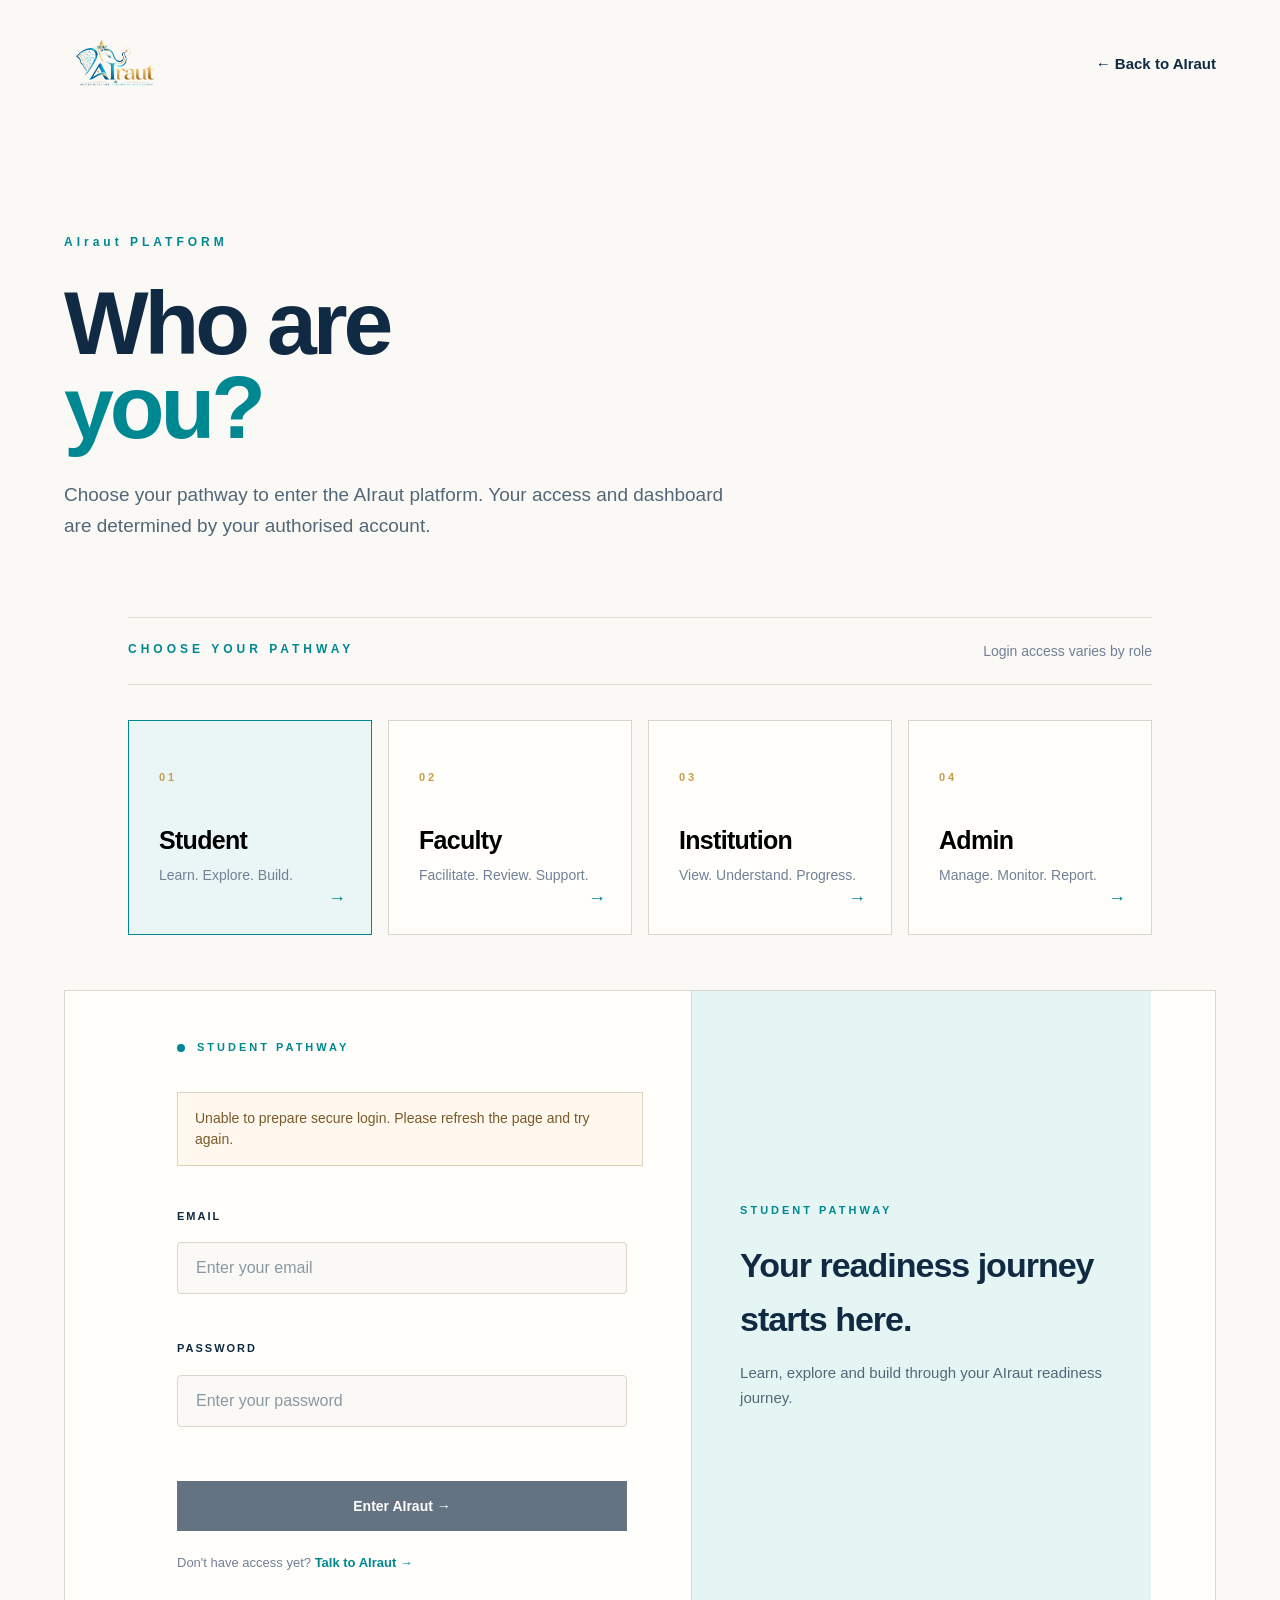
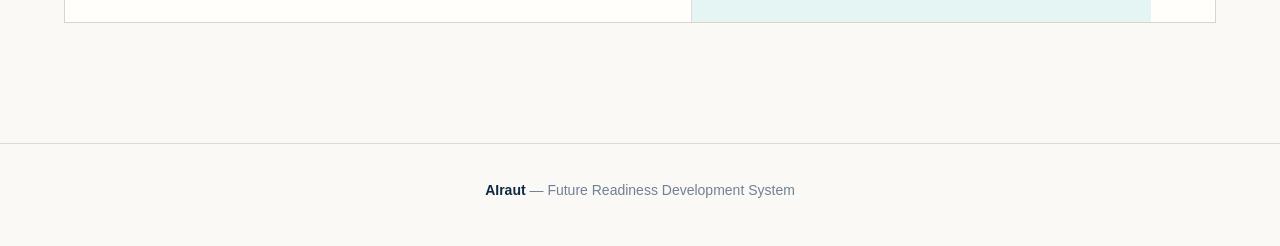
<file: student-login.html>
<!DOCTYPE html>
<html lang="en">

<head>

    <meta charset="UTF-8">

    <meta
        name="viewport"
        content="width=device-width, initial-scale=1.0"
    >

    <title>
        Enter AIraut | AIraut
    </title>

    <link
        rel="stylesheet"
        href="style.css"
    >

    <style>

        .role-entry-page {
            min-height: 100vh;
            background: #faf9f5;
            color: #102a43;
        }

        .login-header {
            width: 100%;
            padding: 38px 5vw;

            display: flex;
            align-items: center;
            justify-content: space-between;

            box-sizing: border-box;
        }

        .login-logo img {
            width: 105px;
            display: block;
        }

        .back-link {
            color: #102a43;
            text-decoration: none;
            font-size: 15px;
            font-weight: 700;
        }

        .back-link:hover {
            color: #008892;
        }

        .role-entry {
            max-width: 1280px;
            margin: 0 auto;
            padding: 105px 5vw 120px;
        }

        .role-entry-eyebrow {
            color: #008892;
            font-size: 12px;
            font-weight: 700;
            letter-spacing: 4px;
            margin-bottom: 28px;
        }

        .role-entry h1 {
            max-width: 900px;
            margin: 0;

            font-size: clamp(
                56px,
                7vw,
                94px
            );

            line-height: .94;
            letter-spacing: -4px;
            font-weight: 750;
        }

        .role-entry h1 span {
            color: #008892;
        }

        .role-entry-intro {
            max-width: 680px;
            margin-top: 30px;

            color: #526777;
            font-size: 19px;
            line-height: 1.65;
        }


        /* =========================================================
           ROLE SELECTOR
        ========================================================= */

        .role-section {
            margin-top: 75px;
        }

        .role-section-heading {
            padding: 22px 0;

            border-top: 1px solid #dedbd2;
            border-bottom: 1px solid #dedbd2;

            display: flex;
            justify-content: space-between;
            gap: 25px;
        }

        .role-section-heading span:first-child {
            color: #008892;
            font-size: 12px;
            font-weight: 700;
            letter-spacing: 4px;
        }

        .role-section-heading span:last-child {
            color: #718096;
            font-size: 14px;
        }

        .role-grid {
            display: grid;
            grid-template-columns: repeat(4, 1fr);

            gap: 16px;
            margin-top: 35px;
        }

        .role-option {
            position: relative;

            min-height: 215px;
            padding: 30px;

            box-sizing: border-box;

            border: 1px solid #d9d5cb;
            background: #fffefa;

            text-align: left;
            cursor: pointer;

            transition:
                border-color .25s ease,
                background .25s ease,
                transform .25s ease;
        }

        .role-option:hover {
            border-color: #008892;
            transform: translateY(-3px);
        }

        .role-option.active {
            border-color: #008892;
            background: #eaf6f5;
        }

        .role-option-number {
            color: #c79d4d;
            font-size: 11px;
            font-weight: 700;
            letter-spacing: 3px;
        }

        .role-option h2 {
            margin: 42px 0 10px;
            font-size: 25px;
            letter-spacing: -.7px;
        }

        .role-option p {
            margin: 0;
            color: #718096;
            font-size: 14px;
            line-height: 1.55;
        }

        .role-option-arrow {
            position: absolute;
            right: 25px;
            bottom: 25px;
            color: #008892;
            font-size: 18px;
        }


        /* =========================================================
           LOGIN PANEL
        ========================================================= */

        .login-panel {
            display: grid;
            grid-template-columns: 1.1fr .9fr;

            margin-top: 55px;

            border: 1px solid #d9d5cb;
            background: #fffefa;
        }

        .login-panel-main {
            padding: 48px;
        }

        .login-panel-context {
            padding: 48px;

            background: #e5f5f4;
            border-left: 1px solid #dedbd2;

            display: flex;
            flex-direction: column;
            justify-content: center;
        }

        .login-context-label {
            color: #008892;

            font-size: 11px;
            font-weight: 700;
            letter-spacing: 3px;

            margin-bottom: 18px;
        }

        .login-context-title {
            margin: 0;

            font-size: 34px;
            letter-spacing: -1px;
        }

        .login-context-text {
            margin-top: 15px;

            color: #526777;
            font-size: 15px;
            line-height: 1.65;
        }


        /* =========================================================
           SELECTED PATHWAY
        ========================================================= */

        .selected-pathway {
            display: flex;
            align-items: center;
            gap: 12px;

            margin-bottom: 35px;

            color: #008892;
            font-size: 11px;
            font-weight: 700;
            letter-spacing: 3px;
        }

        .selected-pathway-mark {
            width: 8px;
            height: 8px;
            border-radius: 50%;
            background: #008892;
        }


        /* =========================================================
           FORM
        ========================================================= */

        .login-form {
            display: flex;
            flex-direction: column;
            gap: 24px;
        }

        .form-field {
            display: flex;
            flex-direction: column;
            gap: 9px;
        }

        .form-field label {
            color: #102a43;

            font-size: 11px;
            font-weight: 700;
            letter-spacing: 2px;
        }

        .form-field input {
            width: 100%;
            box-sizing: border-box;

            padding: 16px 18px;

            border: 1px solid #d9d5cb;
            background: #faf9f5;

            color: #102a43;

            font-family: inherit;
            font-size: 16px;

            outline: none;
        }

        .form-field input:focus {
            border-color: #008892;
        }

        .login-submit {
            margin-top: 8px;

            padding: 16px 24px;

            border: 1px solid #102a43;
            background: #102a43;

            color: white;

            font-family: inherit;
            font-size: 14px;
            font-weight: 700;

            cursor: pointer;

            transition: all .25s ease;
        }

        .login-submit:hover {
            background: #008892;
            border-color: #008892;
        }

        .login-submit:disabled {
            opacity: .65;
            cursor: not-allowed;
        }

        .login-note {
            margin-top: 22px;

            color: #718096;
            font-size: 13px;
            line-height: 1.6;
        }

        .login-note a {
            color: #008892;
            text-decoration: none;
            font-weight: 700;
        }


        /* =========================================================
           ERROR MESSAGE
        ========================================================= */

        .login-error {
            margin-bottom: 24px;

            padding: 15px 17px;

            border: 1px solid #e1d2bf;
            background: #fff8ef;

            color: #7a5a2a;

            font-size: 14px;
            line-height: 1.5;
        }


        /* =========================================================
           FOOTER
        ========================================================= */

        .login-footer {
            max-width: 1280px;
            margin: 0 auto;

            padding: 35px 5vw 45px;

            border-top: 1px solid #dedbd2;

            color: #718096;
            font-size: 14px;

            box-sizing: border-box;
        }

        .login-footer strong {
            color: #102a43;
        }


        /* =========================================================
           MOBILE
        ========================================================= */

        @media (max-width: 1000px) {

            .role-grid {
                grid-template-columns:
                    repeat(2, 1fr);
            }

            .login-panel {
                grid-template-columns: 1fr;
            }

            .login-panel-context {
                border-left: none;

                border-top: 1px solid #dedbd2;
            }

        }


        @media (max-width: 700px) {

            .login-header {
                padding: 25px 24px;
            }

            .role-entry {
                padding: 80px 24px 90px;
            }

            .role-entry h1 {
                font-size: clamp(
                    48px,
                    14vw,
                    72px
                );

                letter-spacing: -3px;
            }

            .role-entry-intro {
                font-size: 17px;
            }

            .role-section-heading {
                flex-direction: column;
                gap: 8px;
            }

            .role-grid {
                grid-template-columns: 1fr;
            }

            .login-panel-main,
            .login-panel-context {
                padding: 30px;
            }

        }

    </style>

</head>


<body>

<div class="role-entry-page">


    <!-- =========================================================
         HEADER
    ========================================================= -->

    <header class="login-header">

        <a
            href="platform.html"
            class="login-logo"
        >

            <img
                src="assets/airaut-logo.png"
                alt="AIraut"
            >

        </a>


        <a
            href="platform.html"
            class="back-link"
        >
            ← Back to AIraut
        </a>

    </header>



    <!-- =========================================================
         MAIN
    ========================================================= -->

    <main class="role-entry">


        <div class="role-entry-eyebrow">
            AIraut PLATFORM
        </div>


        <h1>
            Who are
            <span>you?</span>
        </h1>


        <p class="role-entry-intro">

            Choose your pathway to enter the AIraut platform.
            Your access and dashboard are determined by your
            authorised account.

        </p>



        <!-- =====================================================
             ROLE SELECTOR
        ====================================================== -->

        <section class="role-section">


            <div class="role-section-heading">

                <span>
                    CHOOSE YOUR PATHWAY
                </span>

                <span>
                    Login access varies by role
                </span>

            </div>


            <div class="role-grid">


                <button
                    type="button"
                    class="role-option active"
                    data-role="student"
                    data-title="Your readiness journey starts here."
                    data-eyebrow="STUDENT PATHWAY"
                    data-description="Learn, explore and build through your AIraut readiness journey."
                >

                    <span class="role-option-number">
                        01
                    </span>

                    <h2>
                        Student
                    </h2>

                    <p>
                        Learn. Explore. Build.
                    </p>

                    <span class="role-option-arrow">
                        →
                    </span>

                </button>



                <button
                    type="button"
                    class="role-option"
                    data-role="faculty"
                    data-title="Support learning through evidence."
                    data-eyebrow="FACULTY PATHWAY"
                    data-description="Facilitate cohorts, review student work and provide meaningful feedback."
                >

                    <span class="role-option-number">
                        02
                    </span>

                    <h2>
                        Faculty
                    </h2>

                    <p>
                        Facilitate. Review. Support.
                    </p>

                    <span class="role-option-arrow">
                        →
                    </span>

                </button>



                <button
                    type="button"
                    class="role-option"
                    data-role="institution"
                    data-title="See readiness across your institution."
                    data-eyebrow="INSTITUTION PATHWAY"
                    data-description="View cohorts, participation and learner progress across your institution."
                >

                    <span class="role-option-number">
                        03
                    </span>

                    <h2>
                        Institution
                    </h2>

                    <p>
                        View. Understand. Progress.
                    </p>

                    <span class="role-option-arrow">
                        →
                    </span>

                </button>



                <button
                    type="button"
                    class="role-option"
                    data-role="admin"
                    data-title="Manage the AIraut system."
                    data-eyebrow="ADMIN PATHWAY"
                    data-description="Manage institutions, cohorts, programmes, users and system reporting."
                >

                    <span class="role-option-number">
                        04
                    </span>

                    <h2>
                        Admin
                    </h2>

                    <p>
                        Manage. Monitor. Report.
                    </p>

                    <span class="role-option-arrow">
                        →
                    </span>

                </button>


            </div>

        </section>



        <!-- =====================================================
             LOGIN PANEL
        ====================================================== -->

        <section class="login-panel">


            <div class="login-panel-main">


                <div class="selected-pathway">

                    <span class="selected-pathway-mark"></span>

                    <span id="pathwayEyebrow">
                        STUDENT PATHWAY
                    </span>

                </div>



                <div
                    id="loginError"
                    class="login-error"
                    style="display:none;"
                ></div>



                <form
                    class="login-form"
                    action="auth/login.php"
                    method="POST"
                    id="loginForm"
                >


                    <input
                        type="hidden"
                        name="role"
                        id="selectedRole"
                        value="student"
                    >


                    <input
                        type="hidden"
                        name="csrf_token"
                        id="csrfToken"
                        value=""
                    >


                    <div class="form-field">

                        <label for="login-email">
                            Email
                        </label>


                        <input
                            type="email"
                            id="login-email"
                            name="email"
                            placeholder="Enter your email"
                            autocomplete="username"
                            required
                        >

                    </div>



                    <div class="form-field">

                        <label for="login-password">
                            Password
                        </label>


                        <input
                            type="password"
                            id="login-password"
                            name="password"
                            placeholder="Enter your password"
                            autocomplete="current-password"
                            required
                        >

                    </div>



                    <button
                        type="submit"
                        class="login-submit"
                        id="loginSubmit"
                        disabled
                    >
                        Enter AIraut →
                    </button>


                </form>



                <p class="login-note">

                    Don't have access yet?

                    <a href="index.html#contact">
                        Talk to AIraut →
                    </a>

                </p>


            </div>



            <!-- =================================================
                 CONTEXT
            ================================================== -->

            <div class="login-panel-context">


                <div class="login-context-label">

                    <span id="contextEyebrow">
                        STUDENT PATHWAY
                    </span>

                </div>


                <h2
                    class="login-context-title"
                    id="contextTitle"
                >
                    Your readiness journey starts here.
                </h2>


                <p
                    class="login-context-text"
                    id="contextDescription"
                >
                    Learn, explore and build through your AIraut
                    readiness journey.
                </p>


            </div>


        </section>


    </main>



    <!-- =========================================================
         FOOTER
    ========================================================= -->

    <footer class="login-footer">

        <strong>
            AIraut
        </strong>

        — Future Readiness Development System

    </footer>


</div>



<script>

    /* =========================================================
       ROLE ELEMENTS
    ========================================================= */

    const roleOptions =
        document.querySelectorAll(
            '.role-option'
        );


    const selectedRole =
        document.getElementById(
            'selectedRole'
        );


    const pathwayEyebrow =
        document.getElementById(
            'pathwayEyebrow'
        );


    const contextEyebrow =
        document.getElementById(
            'contextEyebrow'
        );


    const contextTitle =
        document.getElementById(
            'contextTitle'
        );


    const contextDescription =
        document.getElementById(
            'contextDescription'
        );


    const loginError =
        document.getElementById(
            'loginError'
        );


    const csrfTokenInput =
        document.getElementById(
            'csrfToken'
        );


    const loginSubmit =
        document.getElementById(
            'loginSubmit'
        );


    /* =========================================================
       ROLE ACTIVATION
    ========================================================= */

    function activateRole(
        option
    ) {

        if (!option) {
            return;
        }


        roleOptions.forEach(
            function (item) {

                item.classList.remove(
                    'active'
                );

            }
        );


        option.classList.add(
            'active'
        );


        const role =
            option.getAttribute(
                'data-role'
            );


        const eyebrow =
            option.getAttribute(
                'data-eyebrow'
            );


        const title =
            option.getAttribute(
                'data-title'
            );


        const description =
            option.getAttribute(
                'data-description'
            );


        /*
         * Hidden POST field.
         */

        if (selectedRole) {

            selectedRole.value =
                role;

        }


        /*
         * Update visible pathway.
         */

        if (pathwayEyebrow) {

            pathwayEyebrow.textContent =
                eyebrow;

        }


        if (contextEyebrow) {

            contextEyebrow.textContent =
                eyebrow;

        }


        if (contextTitle) {

            contextTitle.textContent =
                title;

        }


        if (contextDescription) {

            contextDescription.textContent =
                description;

        }

    }



    /* =========================================================
       ROLE CLICK
    ========================================================= */

    roleOptions.forEach(
        function (option) {

            option.addEventListener(
                'click',
                function () {

                    activateRole(
                        this
                    );

                }
            );

        }
    );



    /* =========================================================
       RESTORE ROLE AFTER LOGIN ERROR
    ========================================================= */

    const params =
        new URLSearchParams(
            window.location.search
        );


    const error =
        params.get('error');


    const returnedRole =
        params.get('role');


    /*
     * If PHP returned the selected role after
     * a failed login, restore that exact pathway.
     */

    if (returnedRole) {

        const matchingOption =
            document.querySelector(
                '.role-option[data-role="'
                + returnedRole
                + '"]'
            );


        if (matchingOption) {

            activateRole(
                matchingOption
            );

        }

    }



    /* =========================================================
       ERROR MESSAGES
    ========================================================= */

    const errorMessages = {

        empty:
            'Please enter your email and password.',

        invalid:
            'The email or password is incorrect.',

        inactive:
            'This account is currently inactive.',

        role_required:
            'Please choose a pathway before signing in.',

        role_mismatch:
            'This account is registered for a different AIraut pathway. Please select the correct role and try again.',

        role:
            'This account does not have a valid AIraut role.',

        csrf:
            'Your login session could not be verified. Please refresh the page and try again.'

    };


    if (
        error
        && loginError
        && errorMessages[error]
    ) {

        loginError.textContent =
            errorMessages[error];

        loginError.style.display =
            'block';

    }



    /* =========================================================
       LOAD CSRF TOKEN
    ========================================================= */

    fetch(
        '/auth/csrf-token.php',
        {
            method: 'GET',
            credentials: 'same-origin',
            cache: 'no-store',
            headers: {
                'Accept': 'application/json'
            }
        }
    )
    .then(
        function (response) {

            if (!response.ok) {

                throw new Error(
                    'Unable to load security token.'
                );

            }

            return response.json();

        }
    )
    .then(
        function (data) {

            if (
                !data
                || typeof data.csrf_token !== 'string'
                || data.csrf_token === ''
            ) {

                throw new Error(
                    'Invalid security token.'
                );

            }


            csrfTokenInput.value =
                data.csrf_token;


            loginSubmit.disabled =
                false;

        }
    )
    .catch(
        function () {

            loginSubmit.disabled =
                true;

            loginError.textContent =
                'Unable to prepare secure login. Please refresh the page and try again.';

            loginError.style.display =
                'block';

        }
    );



    /* =========================================================
       FORM SUBMIT SAFETY CHECK
    ========================================================= */

    const loginForm =
        document.getElementById(
            'loginForm'
        );


    loginForm.addEventListener(
        'submit',
        function (event) {

            if (
                !csrfTokenInput.value
            ) {

                event.preventDefault();

                loginError.textContent =
                    'Your secure login session is not ready. Please wait a moment and try again.';

                loginError.style.display =
                    'block';

            }

        }
    );

</script>


</body>

</html>
</file>
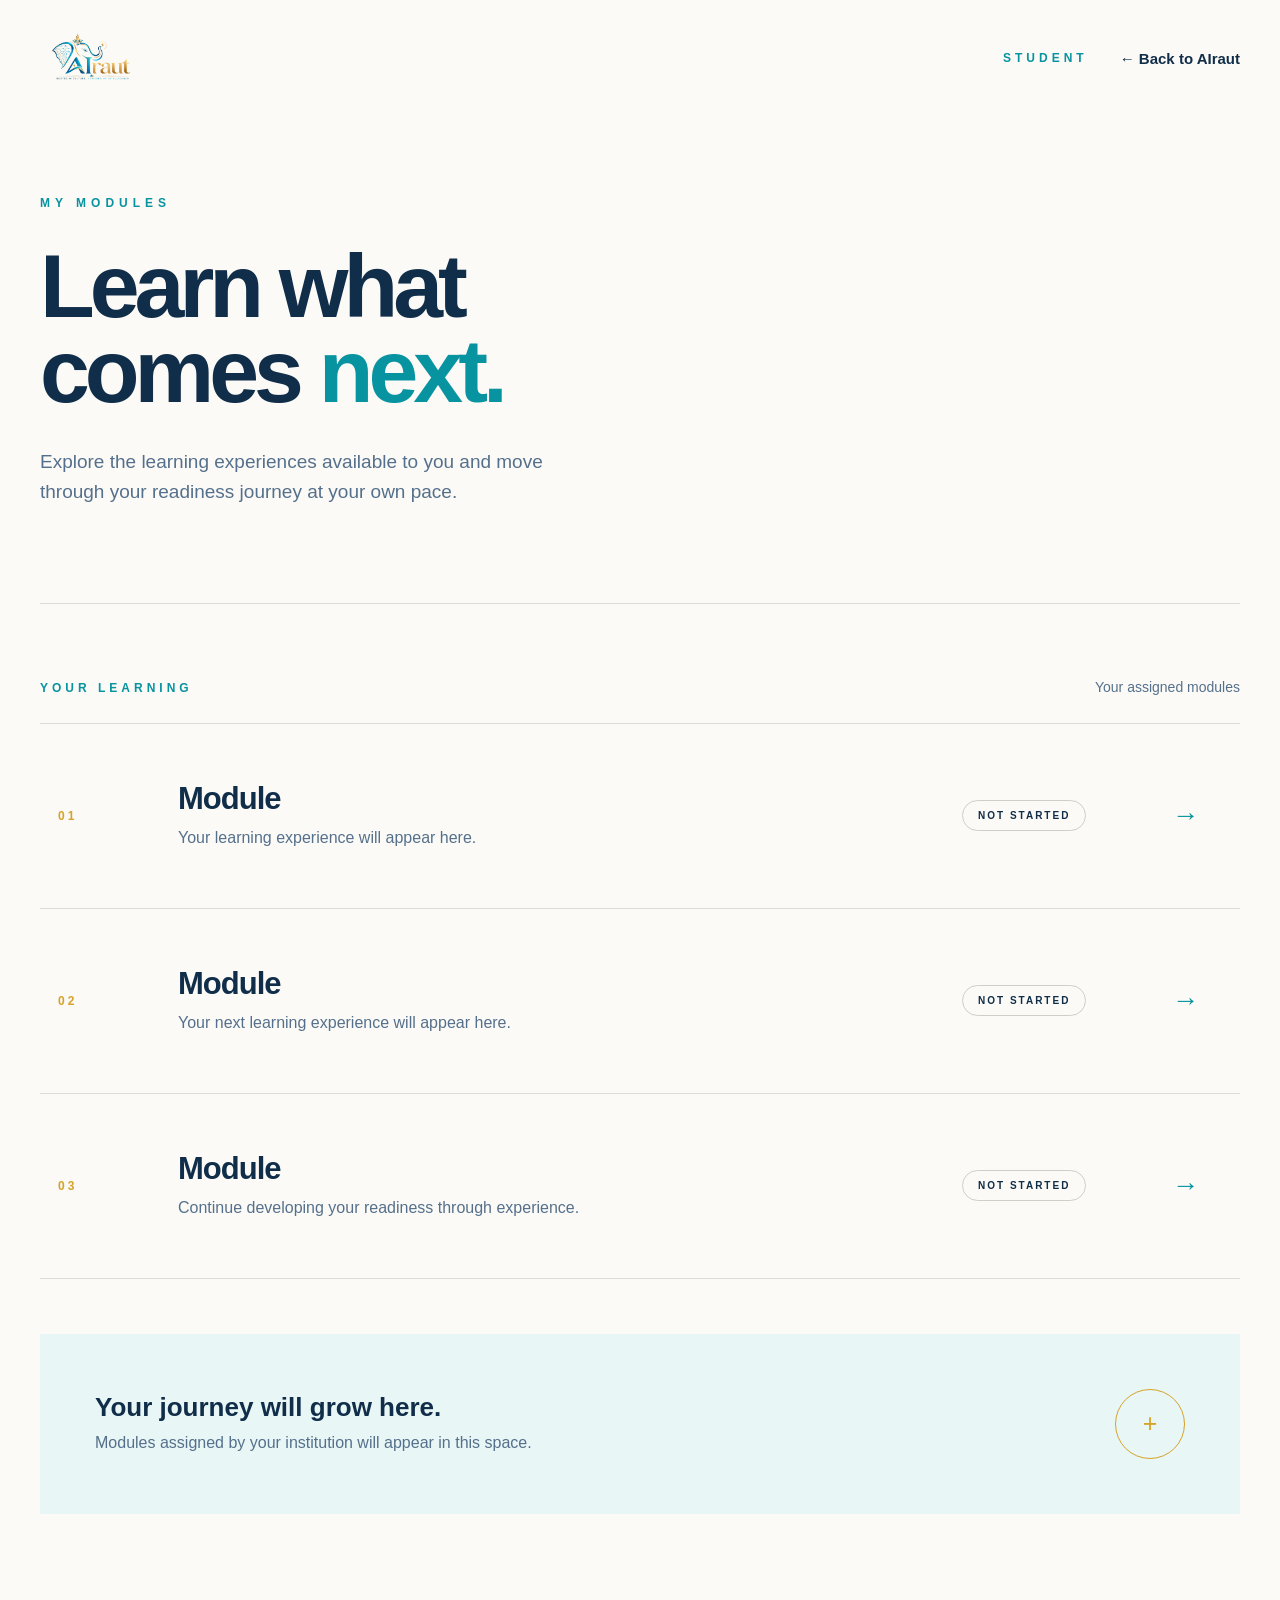
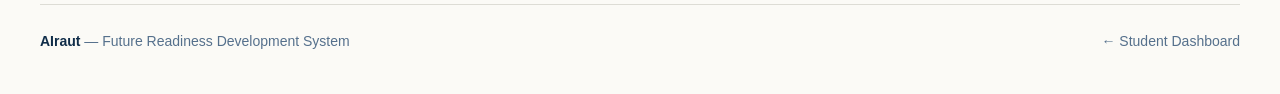
<file: student-modules.html>
<!DOCTYPE html>
<html lang="en">
<head>
    <meta charset="UTF-8">
    <meta name="viewport" content="width=device-width, initial-scale=1.0">

    <title>My Modules — AIraut</title>

    <style>
        :root {
            --navy: #102d49;
            --teal: #0793a0;
            --gold: #d6a329;
            --cream: #fbfaf6;
            --line: #dddcd5;
            --muted: #55708c;
        }

        * {
            box-sizing: border-box;
            margin: 0;
            padding: 0;
        }

        body {
            font-family: Arial, Helvetica, sans-serif;
            background: var(--cream);
            color: var(--navy);
            min-height: 100vh;
        }

        a {
            color: inherit;
            text-decoration: none;
        }

        /* HEADER */

        .topbar {
            width: min(1400px, calc(100% - 80px));
            margin: 0 auto;
            padding: 32px 0;
            display: flex;
            align-items: center;
            justify-content: space-between;
        }

        .logo {
            width: 105px;
            height: auto;
            display: block;
        }

        .top-right {
            display: flex;
            align-items: center;
            gap: 32px;
        }

        .role {
            font-size: 12px;
            font-weight: 700;
            letter-spacing: 4px;
            color: var(--teal);
        }

        .back-link {
            font-size: 15px;
            font-weight: 700;
            transition: color 0.25s ease;
        }

        .back-link:hover {
            color: var(--teal);
        }

        /* HERO */

        .page {
            width: min(1400px, calc(100% - 80px));
            margin: 0 auto;
        }

        .intro {
            padding: 80px 0 95px;
            border-bottom: 1px solid var(--line);
        }

        .eyebrow {
            font-size: 12px;
            font-weight: 700;
            letter-spacing: 5px;
            color: var(--teal);
            margin-bottom: 34px;
        }

        h1 {
            max-width: 850px;
            font-size: clamp(64px, 7vw, 108px);
            line-height: 0.94;
            letter-spacing: -5px;
            font-weight: 750;
        }

        h1 span {
            color: var(--teal);
        }

        .intro-text {
            margin-top: 34px;
            font-size: 19px;
            line-height: 1.6;
            color: var(--muted);
            max-width: 570px;
        }

        /* MODULE AREA */

        .modules-heading {
            display: flex;
            justify-content: space-between;
            align-items: flex-end;
            padding: 75px 0 28px;
        }

        .section-label {
            font-size: 12px;
            font-weight: 700;
            letter-spacing: 4px;
            color: var(--teal);
        }

        .module-count {
            font-size: 14px;
            color: var(--muted);
        }

        /* MODULE ROW */

        .module-list {
            border-top: 1px solid var(--line);
        }

        .module {
            min-height: 185px;
            border-bottom: 1px solid var(--line);

            display: grid;
            grid-template-columns: 90px 1fr 180px 50px;
            align-items: center;
            gap: 30px;

            padding: 28px 18px;

            transition:
                background 0.3s ease,
                padding 0.3s ease;
        }

        .module:hover {
            background: #f1f9f8;
            padding-left: 30px;
            padding-right: 30px;
        }

        .number {
            font-size: 12px;
            font-weight: 700;
            letter-spacing: 3px;
            color: var(--gold);
        }

        .module-title {
            font-size: 31px;
            font-weight: 700;
            letter-spacing: -1px;
        }

        .module-description {
            margin-top: 9px;
            font-size: 16px;
            line-height: 1.5;
            color: var(--muted);
        }

        .status {
            justify-self: start;
            padding: 9px 15px;
            border: 1px solid #cfcfc7;
            border-radius: 100px;

            font-size: 10px;
            font-weight: 700;
            letter-spacing: 2px;
            text-transform: uppercase;
        }

        .arrow {
            font-size: 27px;
            color: var(--teal);
            transition: transform 0.25s ease;
        }

        .module:hover .arrow {
            transform: translateX(7px);
        }

        /* EMPTY / FUTURE MODULE */

        .module-placeholder {
            margin-top: 55px;
            padding: 55px;
            background: #e8f6f5;
            display: flex;
            justify-content: space-between;
            align-items: center;
            gap: 40px;
        }

        .placeholder-title {
            font-size: 26px;
            font-weight: 700;
        }

        .placeholder-text {
            margin-top: 8px;
            color: var(--muted);
            line-height: 1.5;
        }

        .placeholder-mark {
            width: 70px;
            height: 70px;
            border: 1px solid var(--gold);
            border-radius: 50%;

            display: flex;
            align-items: center;
            justify-content: center;

            font-size: 25px;
            color: var(--gold);
            flex-shrink: 0;
        }

        /* FOOTER */

        footer {
            width: min(1400px, calc(100% - 80px));
            margin: 90px auto 0;
            padding: 28px 0 45px;
            border-top: 1px solid var(--line);

            display: flex;
            justify-content: space-between;
            color: var(--muted);
            font-size: 14px;
        }

        footer strong {
            color: var(--navy);
        }

        /* MOBILE */

        @media (max-width: 800px) {

            .topbar,
            .page,
            footer {
                width: min(100% - 40px, 1400px);
            }

            .topbar {
                padding: 22px 0;
            }

            .top-right {
                gap: 15px;
            }

            .role {
                display: none;
            }

            .intro {
                padding: 60px 0 65px;
            }

            h1 {
                font-size: 58px;
                letter-spacing: -3px;
            }

            .modules-heading {
                padding-top: 55px;
            }

            .module {
                grid-template-columns: 50px 1fr 35px;
                gap: 15px;
                padding: 28px 0;
            }

            .status {
                display: none;
            }

            .module-title {
                font-size: 25px;
            }

            .module-placeholder {
                padding: 30px;
            }

            footer {
                flex-direction: column;
                gap: 15px;
            }
        }
    </style>
</head>

<body>

    <!-- HEADER -->

    <header class="topbar">

        <a href="student-dashboard.php">
            <img
                src="assets/airaut-logo.png"
                alt="AIraut"
                class="logo"
            >
        </a>

        <div class="top-right">
            <span class="role">STUDENT</span>

            <a href="student-dashboard.php" class="back-link">
                ← Back to AIraut
            </a>
        </div>

    </header>


    <main class="page">

        <!-- INTRO -->

        <section class="intro">

            <div class="eyebrow">
                MY MODULES
            </div>

            <h1>
                Learn what<br>
                comes <span>next.</span>
            </h1>

            <p class="intro-text">
                Explore the learning experiences available to you
                and move through your readiness journey at your own pace.
            </p>

        </section>


        <!-- MODULES -->

        <section>

            <div class="modules-heading">

                <div class="section-label">
                    YOUR LEARNING
                </div>

                <div class="module-count">
                    Your assigned modules
                </div>

            </div>


            <div class="module-list">

                <!-- MODULE 01 -->

                <a href="#" class="module">

                    <div class="number">
                        01
                    </div>

                    <div>
                        <div class="module-title">
                            Module
                        </div>

                        <div class="module-description">
                            Your learning experience will appear here.
                        </div>
                    </div>

                    <div class="status">
                        Not started
                    </div>

                    <div class="arrow">
                        →
                    </div>

                </a>


                <!-- MODULE 02 -->

                <a href="#" class="module">

                    <div class="number">
                        02
                    </div>

                    <div>
                        <div class="module-title">
                            Module
                        </div>

                        <div class="module-description">
                            Your next learning experience will appear here.
                        </div>
                    </div>

                    <div class="status">
                        Not started
                    </div>

                    <div class="arrow">
                        →
                    </div>

                </a>


                <!-- MODULE 03 -->

                <a href="#" class="module">

                    <div class="number">
                        03
                    </div>

                    <div>
                        <div class="module-title">
                            Module
                        </div>

                        <div class="module-description">
                            Continue developing your readiness through experience.
                        </div>
                    </div>

                    <div class="status">
                        Not started
                    </div>

                    <div class="arrow">
                        →
                    </div>

                </a>

            </div>


            <!-- FUTURE BACKEND CONNECTION -->

            <div class="module-placeholder">

                <div>
                    <div class="placeholder-title">
                        Your journey will grow here.
                    </div>

                    <div class="placeholder-text">
                        Modules assigned by your institution will appear
                        in this space.
                    </div>
                </div>

                <div class="placeholder-mark">
                    +
                </div>

            </div>

        </section>

    </main>


    <!-- FOOTER -->

    <footer>

        <div>
            <strong>AIraut</strong>
            — Future Readiness Development System
        </div>

        <a href="student-dashboard.php">
            ← Student Dashboard
        </a>

    </footer>

</body>
</html>
</file>
<file: style.css>
/* =========================================================
   GLOBAL RESET & BASE
========================================================= */

* {
    margin: 0;
    padding: 0;
    box-sizing: border-box;
}

html {
    scroll-behavior: smooth;
}

body {
    font-family: Arial, Helvetica, sans-serif;
    background: #faf9f5;
    color: #102a43;
    line-height: 1.6;
}


/* =========================================================
   NAVIGATION
========================================================= */

header {
    position: absolute;
    top: 0;
    left: 0;
    width: 100%;
    z-index: 10;
}

nav {
    max-width: 1200px;
    margin: auto;
    padding: 24px 32px;
    display: flex;
    align-items: center;
    justify-content: space-between;
}

.logo img {
    width: 105px;
    height: auto;
}

.nav-links {
    display: flex;
    gap: 32px;
}

.nav-links a {
    color: #102a43;
    text-decoration: none;
    font-size: 14px;
    font-weight: 600;
}

.nav-links a:hover {
    color: #007c83;
}


/* =========================================================
   HERO
========================================================= */

.hero {
    min-height: 100vh;
    display: grid;
    grid-template-columns: 1.15fr .85fr;
    align-items: center;
    gap: 40px;
    padding: 130px 7vw 70px;
    overflow: hidden;
    background:
        radial-gradient(circle at 78% 45%, #dff5f2 0, transparent 28%),
        radial-gradient(circle at 20% 85%, #f5ead0 0, transparent 24%),
        #faf9f5;
}

.hero-content {
    position: relative;
    z-index: 2;
    max-width: 850px;
}

.eyebrow {
    color: #008892;
    font-size: 13px;
    font-weight: 700;
    letter-spacing: 3px;
    margin-bottom: 24px;
}

h1 {
    font-size: clamp(44px, 5.2vw, 72px);
    line-height: .98;
    letter-spacing: -3px;
    font-weight: 750;
}

h1 span {
    display: block;
    color: #008892;
}

.hero-description {
    max-width: 580px;
    margin-top: 28px;
    font-size: 19px;
    color: #526777;
}

.hero-button {
    display: inline-block;
    margin-top: 34px;
    padding: 14px 24px;
    border: 1px solid #102a43;
    border-radius: 100px;
    color: #102a43;
    text-decoration: none;
    font-weight: 700;
    transition: .25s;
}

.hero-button:hover {
    background: #102a43;
    color: #fff;
}


/* =========================================================
   HERO VISUAL
========================================================= */

.hero-visual {
    position: relative;
    min-height: 500px;
    display: grid;
    place-items: center;
}

.readiness-ring {
    width: min(430px, 75%);
    aspect-ratio: 1;
    border: 1px solid #d4ad5b;
    border-radius: 50%;
    box-shadow: 0 0 90px rgba(0, 137, 146, .12);
}

.readiness-ring::before,
.readiness-ring::after {
    content: "";
    position: absolute;
    border-radius: 50%;
}

.readiness-ring::before {
    inset: 12%;
    border: 1px solid rgba(0, 137, 146, .18);
}

.readiness-ring::after {
    inset: 27%;
    background: radial-gradient(circle, #fff 10%, #dff5f2 70%, transparent 72%);
}

.readiness-core {
    position: absolute;
    width: 150px;
    height: auto;
    z-index: 2;
}

.readiness-step {
    position: absolute;
    padding: 8px 14px;
    border-radius: 100px;
    background: rgba(250, 249, 245, .9);
    border: 1px solid rgba(0, 137, 146, .2);
    color: #526777;
    font-size: 10px;
    font-weight: 700;
    letter-spacing: 2px;
}

.step-one   { top: 12%; left: 4%; }
.step-two   { top: 35%; right: 0; }
.step-three { bottom: 20%; right: 8%; }
.step-four  { bottom: 5%; left: 18%; }


/* =========================================================
   GENERAL SECTIONS
========================================================= */

.section {
    max-width: 1100px;
    margin: auto;
    padding: 140px 40px;
}

.section h2 {
    max-width: 850px;
    font-size: clamp(38px, 5vw, 64px);
    line-height: 1.08;
    letter-spacing: -2px;
}

.section > p:not(.eyebrow) {
    max-width: 650px;
    margin-top: 28px;
    font-size: 19px;
    color: #526777;
}


/* =========================================================
   WHY AIraut EXISTS
========================================================= */

.why-section {
    min-height: 75vh;
    max-width: 1200px;
    margin: auto;
    padding: 120px 7vw;
    display: grid;
    grid-template-columns: 1.25fr .75fr;
    align-items: center;
    gap: 8vw;
}

.why-copy h2 {
    max-width: 620px;
    font-size: clamp(42px, 5vw, 68px);
    line-height: 1.03;
    letter-spacing: -2.5px;
}

.why-copy p:not(.eyebrow) {
    max-width: 560px;
    margin-top: 28px;
    font-size: 19px;
    color: #526777;
}

.readiness-path {
    display: flex;
    flex-direction: column;
    align-items: flex-start;
    gap: 18px;
    position: relative;
    padding-left: 32px;
}

.readiness-path span,
.readiness-path strong {
    font-size: 14px;
    letter-spacing: 2px;
}

.readiness-path span {
    color: #526777;
}

.readiness-path strong {
    color: #008892;
}

.readiness-path i {
    color: #d4ad5b;
    font-style: normal;
    font-size: 22px;
}


/* =========================================================
   WHAT IS AIraut
========================================================= */

.about-section {
    max-width: 1240px;
    margin: 0 auto;
    padding: 150px 7vw 170px;
    display: grid;
    grid-template-columns: 1fr 1fr;
    gap: 90px;
    align-items: start;
    position: relative;
}

.about-intro h2 {
    max-width: 600px;
    font-size: clamp(48px, 5vw, 72px);
    line-height: 1;
    letter-spacing: -3px;
    color: #102a43;
}

.about-intro h2 span {
    display: block;
    color: #008892;
    margin-top: 6px;
}

.about-content {
    padding-top: 48px;
}

.about-lead {
    max-width: 570px;
    font-size: 23px;
    line-height: 1.45;
    color: #102a43;
    font-weight: 500;
}

.about-text {
    max-width: 570px;
    margin-top: 22px;
    font-size: 17px;
    line-height: 1.7;
    color: #526777;
}

.about-flow {
    margin-top: 70px;
    display: flex;
    align-items: center;
    width: 100%;
}

.flow-item {
    display: flex;
    flex-direction: column;
    gap: 12px;
    min-width: 120px;
}

.flow-item span {
    font-size: 11px;
    letter-spacing: 2px;
    color: #c79d4d;
}

.flow-item strong {
    font-size: 11px;
    line-height: 1.5;
    letter-spacing: 1.5px;
    color: #102a43;
}

.flow-line {
    height: 1px;
    flex: 1;
    min-width: 30px;
    margin: 0 18px;
    background: #d4ad5b;
    position: relative;
}

.flow-line::after {
    content: "→";
    position: absolute;
    right: -3px;
    top: -10px;
    font-size: 16px;
    color: #c79d4d;
}


/* =========================================================
   WHO AIraut IS FOR
========================================================= */

.audiences {
    display: grid;
    grid-template-columns: .8fr 1.2fr;
    gap: 90px;
    align-items: start;
}

.audience-intro h2 {
    margin-top: 10px;
}

.audience-list {
    display: grid;
    gap: 0;
}

.audience-list article {
    padding: 28px 0;
    border-top: 1px solid #dedbd2;
}

.audience-list article:last-child {
    border-bottom: 1px solid #dedbd2;
}

.audience-list span {
    color: #d4ad5b;
    font-size: 12px;
    letter-spacing: 2px;
}

.audience-list h3 {
    margin: 10px 0 8px;
    font-size: 25px;
    color: #102a43;
}

.audience-list p {
    max-width: 620px;
    color: #526777;
    font-size: 16px;
}


/* =========================================================
   WHAT DO WE HELP LEARNERS DEVELOP?
========================================================= */

.develop {
    display: grid;
    grid-template-columns: 0.8fr 1.2fr;
    gap: 100px;
    align-items: start;
}

.develop-intro h2 {
    margin-top: 12px;
}

.develop-intro > p:last-child {
    margin-top: 24px;
    max-width: 560px;
}

.develop-list {
    border-top: 1px solid #dedbd2;
}

.develop-list article {
    display: grid;
    grid-template-columns: 60px 1fr;
    gap: 20px;
    padding: 28px 0;
    border-bottom: 1px solid #dedbd2;
}

.develop-list span {
    color: #d4ad5b;
    font-size: 12px;
    letter-spacing: 2px;
}

.develop-list h3 {
    margin: 0 0 7px;
    color: #102a43;
    font-size: 26px;
}

.develop-list p {
    margin: 0;
    color: #526777;
    font-size: 16px;
}


/* =========================================================
   VISION + MISSION
========================================================= */

.vision {
    position: relative;
    display: grid;
    grid-template-columns: 1.2fr .8fr;
    gap: 100px;
    align-items: end;
    min-height: 620px;
    padding-top: 160px;
    padding-bottom: 160px;
}

.vision-line {
    position: absolute;
    top: 0;
    left: 0;
    width: 100%;
    height: 1px;
    background: #dedbd2;
}

.vision-content h2 {
    max-width: 800px;
    font-size: clamp(48px, 6vw, 82px);
    line-height: .98;
    letter-spacing: -3px;
}

.mission-content {
    max-width: 430px;
    padding-bottom: 8px;
}

.mission-content > p:last-child {
    margin-top: 20px;
    color: #526777;
    font-size: 19px;
    line-height: 1.65;
}


/* =========================================================
   AIraut STORY / FOUNDER STORY
========================================================= */

.story {
    display: grid;
    grid-template-columns: 1fr 1fr;
    gap: 80px;
    align-items: center;
    padding: 140px 7vw;
}

.story-image {
    width: 100%;
    height: 620px;
    overflow: hidden;
}

.story-image img {
    width: 100%;
    height: 100%;
    object-fit: cover;
    object-position: center;
    display: block;
}

.story-content {
    max-width: 650px;
}

.story-content .eyebrow {
    margin-bottom: 28px;
}

/* Founder headline — strong but slightly more compact */
/* Founder Story Heading */
.story-content h2 {
    margin: 0 0 30px;
    font-size: clamp(2.6rem, 3.8vw, 4.2rem);
    line-height: 1;
    letter-spacing: -0.035em;
}

/* Founder story body — intentionally smaller so
   the copy sits comfortably beside the photograph */
.story-content p {
    margin: 0 0 20px;
    font-size: 1rem;
    line-height: 1.65;
    color: #36506b;
}

.story-content p:last-child {
    margin-bottom: 0;
}


/* =========================================================
   CONTACT / LET'S START A CONVERSATION
========================================================= */

.contact {
    padding-bottom: 180px;
}

.contact-section {
    max-width: 1100px;
    margin: 0 auto;
    padding: 150px 40px 170px;
}

.contact-content {
    max-width: 900px;
}

.contact-section h2 {
    max-width: 850px;
    margin: 0;
    font-size: clamp(42px, 5vw, 68px);
    line-height: 1.05;
    letter-spacing: -2px;
    color: #102a43;
}

.contact-section h2 span {
    display: block;
    color: #008892;
}

.contact-section .hero-button {
    margin-top: 38px;
}


/* =========================================================
   FOOTER
========================================================= */

footer {
    padding: 35px;
    text-align: center;
    border-top: 1px solid #dedbd2;
    color: #718096;
    font-size: 13px;
}


/* =========================================================
   TABLET RESPONSIVE
========================================================= */

@media (max-width: 900px) {

    .story {
        grid-template-columns: 1fr;
        gap: 50px;
        padding: 100px 6vw;
    }

    .story-image {
        height: 520px;
    }

    .story-content {
        max-width: 100%;
    }

}


/* =========================================================
   MOBILE RESPONSIVE
========================================================= */

@media (max-width: 800px) {

    /* HERO */
    .hero {
        grid-template-columns: 1fr;
        padding: 125px 24px 60px;
    }

    .hero-visual {
        min-height: 300px;
    }

    h1 {
        letter-spacing: -2px;
    }


    /* WHY AIraut EXISTS */
    .why-section {
        grid-template-columns: 1fr;
        padding: 90px 24px;
        gap: 50px;
    }


    /* WHAT IS AIraut */
    .about-section {
        grid-template-columns: 1fr;
        gap: 35px;
        padding: 100px 24px 120px;
    }

    .about-content {
        padding-top: 0;
    }

    .about-intro h2 {
        letter-spacing: -2px;
    }

    .about-flow {
        flex-direction: column;
        align-items: flex-start;
        gap: 24px;
    }

    .flow-line {
        width: 80px;
        flex: none;
        margin: 0;
    }


    /* WHO AIraut IS FOR */
    .audiences {
        grid-template-columns: 1fr;
        gap: 40px;
    }


    /* WHAT DO WE HELP LEARNERS DEVELOP? */
    .develop {
        grid-template-columns: 1fr;
        gap: 45px;
    }


    /* VISION + MISSION */
    .vision {
        grid-template-columns: 1fr;
        gap: 60px;
    }

    .vision-content h2 {
        letter-spacing: -2px;
    }

}


@media (max-width: 700px) {

    /* NAVIGATION */
    nav {
        padding: 20px;
    }

    .nav-links {
        display: none;
    }


    /* HERO */
    .hero {
        padding: 130px 24px 70px;
    }


    /* GENERAL SECTIONS */
    .section {
        padding: 90px 24px;
    }


    /* CONTACT */
    .contact-section {
        padding: 90px 24px 110px;
    }

    .contact-section h2 {
        font-size: clamp(38px, 10vw, 52px);
        letter-spacing: -1.5px;
    }

}


@media (max-width: 600px) {

    /* FOUNDER STORY */
    .story {
        padding: 80px 6vw;
    }

    .story-image {
        height: 420px;
    }

    .story-content h2 {
        font-size: 3rem;
    }

    .story-content p {
        font-size: 1rem;
        line-height: 1.65;
    }

}

/* =========================================================
   STUDENT LOGIN PAGE
   ========================================================= */

.student-login-page {
    min-height: 100vh;
    background: #faf9f5;
    color: #102a43;
}


/* =========================
   LOGIN HEADER
========================= */

.login-header {
    position: relative;
    width: 100%;
    max-width: 1400px;
    margin: 0 auto;
    padding: 28px 6vw;
    display: flex;
    align-items: center;
    justify-content: space-between;
    z-index: 5;
}

.login-logo {
    display: inline-flex;
    align-items: center;
}

.login-logo img {
    width: 105px;
    height: auto;
    display: block;
}

.back-link {
    color: #102a43;
    text-decoration: none;
    font-size: 14px;
    font-weight: 600;
    transition: color .2s ease;
}

.back-link:hover {
    color: #008892;
}


/* =========================
   LOGIN MAIN
========================= */

.student-login {
    max-width: 1280px;
    min-height: calc(100vh - 150px);
    margin: 0 auto;
    padding: 70px 6vw 90px;

    display: grid;
    grid-template-columns: 1fr 1fr;
    gap: 90px;
    align-items: center;
}


/* =========================
   LOGIN CONTENT
========================= */

.student-login-content {
    max-width: 570px;
}

.student-login-content .eyebrow {
    margin-bottom: 25px;
}

.student-login-content h1 {
    max-width: 600px;
    margin: 0;

    font-size: clamp(48px, 5.5vw, 76px);
    line-height: .98;
    letter-spacing: -3px;
    font-weight: 750;
    color: #102a43;
}

.student-login-content h1 span {
    display: block;
    color: #008892;
}

.login-intro {
    margin-top: 24px;
    font-size: 19px;
    color: #526777;
}


/* =========================
   LOGIN FORM
========================= */

.login-form {
    margin-top: 42px;
    max-width: 450px;
}

.form-field {
    margin-bottom: 22px;
}

.form-field label {
    display: block;
    margin-bottom: 8px;

    font-size: 12px;
    font-weight: 700;
    letter-spacing: 1.5px;
    text-transform: uppercase;

    color: #526777;
}

.form-field input {
    width: 100%;
    padding: 15px 16px;

    border: 1px solid #cfd5d6;
    border-radius: 4px;

    background: transparent;

    font-family: inherit;
    font-size: 16px;
    color: #102a43;

    outline: none;
    transition: border-color .2s ease,
                box-shadow .2s ease;
}

.form-field input::placeholder {
    color: #8a98a3;
}

.form-field input:focus {
    border-color: #008892;
    box-shadow: 0 0 0 3px rgba(0, 137, 146, .08);
}


/* =========================
   LOGIN BUTTON
========================= */

.student-login-button {
    margin-top: 8px;

    padding: 15px 25px;

    border: 1px solid #102a43;
    border-radius: 100px;

    background: #102a43;
    color: #ffffff;

    font-family: inherit;
    font-size: 15px;
    font-weight: 700;

    cursor: pointer;

    transition:
        background .25s ease,
        color .25s ease,
        transform .25s ease;
}

.student-login-button:hover {
    background: #008892;
    border-color: #008892;
    transform: translateY(-2px);
}


/* =========================
   LOGIN NOTE
========================= */

.login-note {
    margin-top: 28px;

    font-size: 14px;
    color: #718096;
}

.login-note a {
    color: #008892;
    text-decoration: none;
    font-weight: 700;
}

.login-note a:hover {
    text-decoration: underline;
}


/* =========================================================
   STUDENT VISUAL
   ========================================================= */

.student-login-visual {
    position: relative;

    width: min(520px, 100%);
    aspect-ratio: 1;

    margin: auto;

    display: grid;
    place-items: center;
}


/* =========================
   ORBITS
========================= */

.readiness-orbit {
    position: absolute;

    border-radius: 50%;

    border: 1px solid rgba(0, 137, 146, .22);
}

.orbit-one {
    width: 82%;
    height: 82%;
}

.orbit-two {
    width: 58%;
    height: 58%;

    border-color: rgba(212, 173, 91, .45);
}


/* =========================
   VISUAL CORE
========================= */

.student-visual-core {
    width: 210px;
    height: 210px;

    border-radius: 50%;

    background:
        radial-gradient(
            circle,
            #ffffff 0%,
            #e5f5f3 58%,
            #dff0ed 100%
        );

    box-shadow:
        0 25px 70px rgba(16, 42, 67, .08);

    display: flex;
    flex-direction: column;
    justify-content: center;
    align-items: center;

    gap: 8px;

    position: relative;
    z-index: 2;
}

.student-visual-core span {
    font-size: 9px;
    letter-spacing: 2px;
    color: #c79d4d;
}

.student-visual-core strong {
    font-size: 14px;
    letter-spacing: 3px;
    color: #102a43;
}

.visual-line {
    width: 38px;
    height: 1px;
    background: #d4ad5b;
    margin: 4px 0;
}


/* =========================
   FOOTER
========================= */

.login-footer {
    padding: 25px 40px;

    border-top: 1px solid #dedbd2;

    text-align: center;

    color: #718096;
    font-size: 13px;
}

.login-footer span {
    color: #102a43;
    font-weight: 700;
}


/* =========================================================
   STUDENT LOGIN — RESPONSIVE
   ========================================================= */

@media (max-width: 900px) {

    .student-login {
        grid-template-columns: 1fr;
        gap: 70px;
        padding-top: 50px;
    }

    .student-login-content {
        max-width: 650px;
    }

    .student-login-visual {
        width: min(430px, 90%);
    }

}


@media (max-width: 600px) {

    .login-header {
        padding: 20px 24px;
    }

    .login-logo img {
        width: 90px;
    }

    .student-login {
        padding: 55px 24px 70px;
        gap: 55px;
    }

    .student-login-content h1 {
        font-size: clamp(42px, 12vw, 58px);
        letter-spacing: -2px;
    }

    .student-login-visual {
        width: 320px;
    }

    .student-visual-core {
        width: 160px;
        height: 160px;
    }

    .student-visual-core strong {
        font-size: 11px;
    }

    .login-footer {
        padding: 22px 20px;
    }

}

/* ============================================================
   STUDENT DASHBOARD — PLATFORM
   ============================================================
   This section controls:
   01 Platform Header
   02 Dashboard Introduction
   03 Readiness Journey
   04 Dashboard Actions
   05 Progress Snapshot
   06 Platform Footer
   07 Responsive Design
   ============================================================ */


/* ============================================================
   01 — PLATFORM HEADER
   ============================================================ */

.platform-page {
    min-height: 100vh;
    background: #faf9f5;
    color: #102a43;
}

.platform-header {
    width: 100%;
    max-width: 1280px;
    margin: 0 auto;
    padding: 28px 48px;

    display: flex;
    align-items: center;
    justify-content: space-between;
}

.platform-logo {
    display: block;
}

.platform-logo img {
    width: 105px;
    height: auto;
    display: block;
}

.platform-header-right {
    display: flex;
    align-items: center;
    gap: 30px;
}

.student-label {
    font-size: 11px;
    font-weight: 700;
    letter-spacing: 3px;
    color: #008892;
}

.back-link {
    color: #102a43;
    text-decoration: none;
    font-size: 14px;
    font-weight: 600;
}

.back-link:hover {
    color: #008892;
}


/* ============================================================
   02 — DASHBOARD INTRODUCTION
   ============================================================ */

.student-dashboard {
    max-width: 1280px;
    margin: 0 auto;
    padding: 90px 48px 120px;
}

.dashboard-intro {
    max-width: 820px;
}

.dashboard-intro .eyebrow {
    margin-bottom: 28px;
}

.dashboard-intro h1 {
    max-width: 850px;

    font-size: clamp(52px, 6vw, 82px);
    line-height: .98;
    letter-spacing: -3.5px;
    font-weight: 750;

    color: #102a43;
}

.dashboard-intro h1 span {
    display: block;
    color: #008892;
}

.dashboard-lead {
    margin-top: 28px;

    font-size: 20px;
    line-height: 1.5;

    color: #526777;
}


/* ============================================================
   03 — READINESS JOURNEY
   ============================================================ */

.journey-panel {
    margin-top: 110px;
    padding-top: 55px;

    border-top: 1px solid #dedbd2;
}

.journey-heading {
    display: flex;
    align-items: flex-end;
    justify-content: space-between;

    margin-bottom: 55px;
}

.journey-heading .eyebrow {
    margin-bottom: 0;
}

.journey-heading h2 {
    max-width: 430px;

    font-size: clamp(34px, 4vw, 54px);
    line-height: 1;
    letter-spacing: -2px;

    color: #102a43;
}

.journey-heading h2 span {
    color: #008892;
}


.journey-steps {
    display: flex;
    align-items: stretch;
    width: 100%;
}

.journey-step {
    position: relative;

    flex: 1;

    min-height: 210px;
    padding: 30px;

    border: 1px solid #dedbd2;
    background: rgba(255, 255, 255, .28);

    display: flex;
    flex-direction: column;
    justify-content: space-between;

    transition:
        transform .3s ease,
        border-color .3s ease,
        background .3s ease;
}

.journey-step:hover {
    transform: translateY(-5px);
    border-color: #b8d8d6;
    background: #ffffff;
}


/* Active step */

.journey-step.active {
    background: #e7f6f4;
    border-color: #b8dedb;
}


.journey-number {
    font-size: 11px;
    font-weight: 700;
    letter-spacing: 3px;

    color: #c79d4d;
}


.journey-step h3 {
    margin-bottom: 8px;

    font-size: 27px;
    line-height: 1;

    color: #102a43;
}


.journey-step p {
    max-width: 230px;

    font-size: 15px;
    line-height: 1.55;

    color: #526777;
}


.journey-status {
    align-self: flex-start;

    margin-top: 18px;
    padding: 6px 10px;

    border: 1px solid #d4ad5b;
    border-radius: 100px;

    font-size: 9px;
    font-weight: 700;
    letter-spacing: 2px;

    color: #a57b2e;
}


.journey-connector {
    width: 45px;
    height: 1px;

    align-self: center;

    background: #d4ad5b;
}


/* ============================================================
   04 — DASHBOARD ACTIONS
   ============================================================ */

.dashboard-actions {
    margin-top: 150px;
}

.dashboard-section-heading {
    display: grid;
    grid-template-columns: .8fr 1.2fr;
    gap: 80px;

    align-items: start;

    padding-bottom: 55px;

    border-bottom: 1px solid #dedbd2;
}

.dashboard-section-heading .eyebrow {
    margin: 0;
}

.dashboard-section-heading h2 {
    max-width: 650px;

    font-size: clamp(42px, 5vw, 65px);
    line-height: 1;
    letter-spacing: -2.5px;

    color: #102a43;
}

.dashboard-section-heading h2 span {
    color: #008892;
}


/* Action rows */

.action-list {
    border-bottom: 1px solid #dedbd2;
}

.dashboard-action {
    min-height: 125px;

    display: grid;
    grid-template-columns: 70px 1fr 50px;
    align-items: center;
    gap: 30px;

    padding: 25px 0;

    border-top: 1px solid #dedbd2;

    text-decoration: none;

    transition:
        padding .3s ease,
        background .3s ease;
}

.dashboard-action:hover {
    padding-left: 18px;
    padding-right: 18px;

    background: rgba(231, 246, 244, .45);
}


.action-number {
    font-size: 11px;
    font-weight: 700;
    letter-spacing: 2px;

    color: #c79d4d;
}


.action-content h3 {
    margin-bottom: 7px;

    font-size: 27px;
    line-height: 1;

    color: #102a43;
}


.action-content p {
    max-width: 600px;

    font-size: 15px;
    line-height: 1.5;

    color: #526777;
}


.action-arrow {
    justify-self: end;

    font-size: 25px;

    color: #008892;

    transition: transform .3s ease;
}

.dashboard-action:hover .action-arrow {
    transform: translateX(7px);
}


/* ============================================================
   05 — PROGRESS SNAPSHOT
   ============================================================ */

.progress-snapshot {
    margin-top: 150px;
    padding: 80px;

    display: grid;
    grid-template-columns: 1fr 1fr;
    gap: 80px;

    align-items: center;

    background: #e7f6f4;
}


.progress-copy .eyebrow {
    margin-bottom: 25px;
}


.progress-copy h2 {
    max-width: 520px;

    font-size: clamp(44px, 5vw, 68px);
    line-height: .98;
    letter-spacing: -3px;

    color: #102a43;
}


.progress-copy h2 span {
    display: block;
    color: #008892;
}


.progress-copy > p:not(.eyebrow) {
    max-width: 480px;

    margin-top: 25px;

    font-size: 17px;
    line-height: 1.65;

    color: #526777;
}


.outline-button {
    display: inline-block;

    margin-top: 30px;
    padding: 13px 21px;

    border: 1px solid #102a43;
    border-radius: 100px;

    color: #102a43;
    text-decoration: none;

    font-size: 14px;
    font-weight: 700;

    transition: .25s;
}

.outline-button:hover {
    background: #102a43;
    color: #ffffff;
}


/* Progress visual */

.progress-visual {
    display: flex;
    flex-direction: column;
    align-items: center;
    justify-content: center;
}


.progress-ring {
    width: 270px;
    height: 270px;

    border-radius: 50%;

    border: 1px solid #c79d4d;

    display: grid;
    place-items: center;

    position: relative;
}


.progress-ring::before {
    content: "";

    position: absolute;

    width: 215px;
    height: 215px;

    border-radius: 50%;

    border: 1px solid rgba(0, 137, 146, .3);
}


.progress-ring-inner {
    width: 145px;
    height: 145px;

    border-radius: 50%;

    background: #faf9f5;

    display: flex;
    flex-direction: column;
    align-items: center;
    justify-content: center;

    position: relative;
    z-index: 2;
}


.progress-ring-inner strong {
    font-size: 38px;
    line-height: 1;

    color: #102a43;
}


.progress-ring-inner span {
    margin-top: 8px;

    font-size: 9px;
    font-weight: 700;
    letter-spacing: 2px;

    color: #008892;
}


.progress-caption {
    margin-top: 22px;

    font-size: 13px;
    letter-spacing: .5px;

    color: #526777;

    text-align: center;
}


/* ============================================================
   06 — PLATFORM FOOTER
   ============================================================ */

.platform-footer {
    max-width: 1280px;
    margin: 0 auto;

    padding: 30px 48px;

    border-top: 1px solid #dedbd2;

    display: flex;
    align-items: center;
    justify-content: space-between;

    font-size: 13px;
    color: #718096;
}


.platform-footer strong {
    color: #102a43;
}


.platform-footer a {
    color: #526777;
    text-decoration: none;
}


.platform-footer a:hover {
    color: #008892;
}


/* ============================================================
   07 — TABLET
   ============================================================ */

@media (max-width: 900px) {

    .platform-header {
        padding: 25px 30px;
    }

    .student-dashboard {
        padding: 70px 30px 90px;
    }


    .journey-heading {
        display: block;
    }

    .journey-heading h2 {
        margin-top: 25px;
    }


    .journey-steps {
        flex-direction: column;
    }

    .journey-connector {
        width: 1px;
        height: 30px;

        margin-left: 35px;
    }


    .dashboard-section-heading {
        grid-template-columns: 1fr;
        gap: 25px;
    }


    .progress-snapshot {
        padding: 55px 40px;

        grid-template-columns: 1fr;
        gap: 60px;
    }


    .platform-footer {
        padding: 25px 30px;
    }

}


/* ============================================================
   08 — MOBILE
   ============================================================ */

@media (max-width: 600px) {

    .platform-header {
        padding: 20px 22px;
    }

    .platform-logo img {
        width: 85px;
    }

    .platform-header-right {
        gap: 12px;
    }

    .student-label {
        display: none;
    }

    .back-link {
        font-size: 12px;
    }


    .student-dashboard {
        padding: 60px 22px 80px;
    }


    .dashboard-intro h1 {
        font-size: clamp(43px, 12vw, 58px);
        letter-spacing: -2.5px;
    }

    .dashboard-lead {
        font-size: 17px;
    }


    .journey-panel {
        margin-top: 80px;
        padding-top: 40px;
    }


    .journey-step {
        min-height: 180px;
        padding: 25px;
    }


    .dashboard-actions {
        margin-top: 100px;
    }


    .dashboard-section-heading {
        padding-bottom: 35px;
    }


    .dashboard-section-heading h2 {
        font-size: 43px;
        letter-spacing: -2px;
    }


    .dashboard-action {
        grid-template-columns: 40px 1fr 25px;
        gap: 12px;

        min-height: 110px;
    }


    .dashboard-action:hover {
        padding-left: 8px;
        padding-right: 8px;
    }


    .action-content h3 {
        font-size: 22px;
    }


    .action-content p {
        font-size: 14px;
    }


    .progress-snapshot {
        margin-top: 100px;
        padding: 45px 25px;
    }


    .progress-copy h2 {
        font-size: 45px;
        letter-spacing: -2px;
    }


    .progress-ring {
        width: 220px;
        height: 220px;
    }


    .progress-ring::before {
        width: 175px;
        height: 175px;
    }


    .progress-ring-inner {
        width: 120px;
        height: 120px;
    }


    .progress-ring-inner strong {
        font-size: 32px;
    }


    .platform-footer {
        padding: 25px 22px;

        flex-direction: column;
        gap: 12px;

        align-items: flex-start;
    }

}

/* =========================================================
   AIraut — Module Detail Page
   ========================================================= */

.module-hero {
    max-width: 1500px;
    margin: 0 auto;
    padding: 110px 7vw 100px;
    display: grid;
    grid-template-columns: 1.15fr 0.85fr;
    gap: 7vw;
    align-items: center;
}

.module-hero > * {
    grid-column: 1;
}

.module-number,
.section-label,
.section-heading > span,
.journey-number,
.module-focus span,
.activity-row span,
.next-module > div > span {
    color: #0797a6;
    font-size: 13px;
    font-weight: 700;
    letter-spacing: 5px;
    text-transform: uppercase;
}

.module-hero h1 {
    max-width: 950px;
    margin: 38px 0 35px;
    color: #102d49;
    font-size: clamp(70px, 8vw, 125px);
    line-height: 0.95;
    letter-spacing: -5px;
    font-weight: 750;
}

.module-hero h1 span {
    color: #0797a6;
}

.module-intro {
    max-width: 850px;
    color: #527291;
    font-size: 22px;
    line-height: 1.65;
}

.module-focus {
    display: flex;
    align-items: center;
    gap: 22px;
    margin-top: 65px;
    padding-top: 24px;
    border-top: 1px solid #ddd9cf;
    max-width: 850px;
}

.module-focus strong {
    color: #102d49;
    font-size: 18px;
}


/* JOURNEY */

.module-section {
    max-width: 1500px;
    margin: 0 auto;
    padding: 20px 7vw 100px;
}

.section-heading {
    display: flex;
    justify-content: space-between;
    align-items: center;
    padding: 24px 0;
    border-top: 1px solid #ddd9cf;
    border-bottom: 1px solid #ddd9cf;
}

.section-heading small {
    color: #66809a;
    font-size: 16px;
}

.journey-block {
    display: grid;
    grid-template-columns: 100px 1fr;
    gap: 40px;
    padding: 65px 40px;
    border-bottom: 1px solid #ddd9cf;
    transition: background 0.3s ease;
}

.journey-block:hover {
    background: #eef8f8;
}

.journey-number {
    color: #d69b2f;
    padding-top: 8px;
}

.journey-content {
    max-width: 900px;
}

.journey-content h2 {
    margin: 0 0 18px;
    color: #102d49;
    font-size: clamp(30px, 3vw, 46px);
    letter-spacing: -1.5px;
}

.journey-content p {
    max-width: 720px;
    margin: 0;
    color: #527291;
    font-size: 18px;
    line-height: 1.65;
}

.activity-row {
    display: grid;
    grid-template-columns: 150px 1fr auto;
    align-items: center;
    gap: 20px;
    margin-top: 42px;
    padding-top: 22px;
    border-top: 1px solid #e1ded6;
}

.activity-row strong {
    color: #102d49;
    font-size: 17px;
}

.arrow-button {
    width: 48px;
    height: 48px;
    border: 1px solid #d9a033;
    border-radius: 50%;
    background: transparent;
    color: #d9a033;
    font-size: 20px;
    cursor: pointer;
    transition: all 0.25s ease;
}

.arrow-button:hover {
    background: #d9a033;
    color: white;
}


/* AI SECTION */

.ai-section {
    max-width: 1500px;
    margin: 0 auto 100px;
    padding: 75px 7vw;
    background: #e8f6f7;
    display: flex;
    justify-content: space-between;
    align-items: center;
    gap: 70px;
}

.ai-section h2 {
    margin: 20px 0;
    color: #102d49;
    font-size: clamp(35px, 4vw, 58px);
    letter-spacing: -2px;
}

.ai-section h2 span {
    color: #0797a6;
}

.ai-section p {
    max-width: 720px;
    margin: 0;
    color: #527291;
    font-size: 18px;
    line-height: 1.65;
}

.primary-button,
.outline-button {
    padding: 18px 28px;
    border: none;
    background: #102d49;
    color: white;
    font-size: 15px;
    font-weight: 700;
    white-space: nowrap;
    cursor: pointer;
}

.primary-button:hover {
    background: #0797a6;
}


/* REFLECTION */

.reflection-section {
    max-width: 1500px;
    margin: 0 auto;
    padding: 110px 7vw;
}

.reflection-section h2 {
    margin: 28px 0;
    color: #102d49;
    font-size: clamp(45px, 6vw, 80px);
    line-height: 1.05;
    letter-spacing: -3px;
}

.reflection-section h2 span {
    color: #0797a6;
}

.reflection-section p {
    color: #527291;
    font-size: 18px;
    margin-bottom: 35px;
}

.outline-button {
    background: transparent;
    border: 1px solid #102d49;
    color: #102d49;
}

.outline-button:hover {
    background: #102d49;
    color: white;
}


/* NEXT MODULE */

.next-module {
    max-width: 1500px;
    margin: 0 auto;
    padding: 55px 7vw;
    border-top: 1px solid #ddd9cf;
    display: flex;
    align-items: center;
    justify-content: space-between;
}

.next-module h2 {
    margin: 15px 0 0;
    color: #102d49;
    font-size: 30px;
}

.next-arrow {
    width: 65px;
    height: 65px;
    display: grid;
    place-items: center;
    border: 1px solid #d9a033;
    border-radius: 50%;
    color: #d9a033;
    text-decoration: none;
    font-size: 25px;
    transition: all 0.25s ease;
}

.next-arrow:hover {
    background: #d9a033;
    color: white;
}


/* FOOTER */

.site-footer {
    max-width: 1500px;
    margin: 40px auto 0;
    padding: 35px 7vw 55px;
    border-top: 1px solid #ddd9cf;
    display: flex;
    align-items: center;
    gap: 6px;
    color: #66809a;
}

.site-footer strong {
    color: #102d49;
}

.site-footer a {
    margin-left: auto;
    color: #527291;
    text-decoration: none;
}

.site-footer a:hover {
    color: #0797a6;
}


/* MOBILE */

@media (max-width: 700px) {

    .module-hero {
        padding: 100px 7vw 75px;
    }

    .module-hero h1 {
        font-size: 62px;
        letter-spacing: -3px;
    }

    .module-intro {
        font-size: 18px;
    }

    .section-heading small {
        display: none;
    }

    .journey-block {
        grid-template-columns: 1fr;
        gap: 15px;
        padding: 45px 10px;
    }

    .activity-row {
        grid-template-columns: 1fr auto;
    }

    .activity-row span {
        grid-column: 1 / -1;
    }

    .ai-section {
        margin-bottom: 50px;
        padding: 55px 7vw;
        flex-direction: column;
        align-items: flex-start;
    }

    .reflection-section {
        padding: 75px 7vw;
    }

    .site-footer {
        flex-wrap: wrap;
    }

    .site-footer a {
        width: 100%;
        margin-left: 0;
        margin-top: 20px;
    }
}

/* =========================================================
   AIraut PLATFORM / MODULE / CONTACT REFINEMENTS
   Consolidated final rules — keep this section last.
   ========================================================= */

/* Platform/module header */
.site-header {
    width: 100%;
    display: flex;
    align-items: center;
    justify-content: space-between;
    padding: 28px 7vw;
    box-sizing: border-box;
}

.site-header .brand {
    display: block;
}

.site-header .brand img {
    width: 150px;
    height: auto;
    display: block;
}

.site-header .header-right {
    display: flex;
    align-items: center;
    gap: 28px;
}

.site-header .role-label {
    font-size: 14px;
    font-weight: 700;
    letter-spacing: 5px;
    color: #0797a6;
}

.site-header .back-link {
    font-size: 17px;
    font-weight: 700;
    color: #102f4a;
    text-decoration: none;
    transition: color .2s ease;
}

.site-header .back-link:hover {
    color: #0797a6;
}

/* Module hero spacing */
.module-hero {
    display: block;
    min-height: auto;
}

.module-number {
    margin-bottom: 55px;
}

.module-hero h1 {
    margin: 0 0 35px;
}

.module-intro {
    margin: 0 0 70px;
}

.module-focus {
    margin-top: 0;
}

/* Contact */
.contact {
    padding: 150px 7vw 110px;
    border-top: 1px solid #ddd9d0;
}

.contact-intro {
    max-width: 1050px;
}

.contact-intro h2 {
    margin: 25px 0;
    color: #102d49;
    font-size: clamp(48px, 5vw, 76px);
    line-height: .98;
    letter-spacing: -3px;
    font-weight: 750;
}

.contact-intro > p:last-child {
    max-width: 800px;
    color: #527291;
    font-size: 21px;
    line-height: 1.6;
}

.contact-pathways {
    margin-top: 90px;
    border-top: 1px solid #d9d5cc;
}

.contact-pathway {
    display: grid;
    grid-template-columns: 80px 1fr 2fr 50px;
    align-items: center;
    gap: 25px;
    padding: 30px 0;
    color: #102d49;
    text-decoration: none;
    border-bottom: 1px solid #d9d5cc;
    transition: padding-left .25s ease, background-color .25s ease;
}

.contact-pathway:hover {
    padding-left: 12px;
    background: rgba(231, 246, 244, .35);
}

.contact-pathway span {
    color: #0797a6;
    font-size: 13px;
    font-weight: 700;
    letter-spacing: 4px;
}

.contact-pathway strong {
    font-size: 22px;
    font-weight: 700;
}

.contact-pathway small {
    color: #527291;
    font-size: 17px;
}

.contact-pathway b {
    display: flex;
    align-items: center;
    justify-content: center;
    width: 44px;
    height: 44px;
    border: 1px solid #e2a62b;
    border-radius: 50%;
    color: #e2a62b;
    font-size: 20px;
    font-weight: 400;
    transition: transform .25s ease, background-color .25s ease, color .25s ease;
}

.contact-pathway:hover b {
    transform: translateX(5px);
}

.platform-gateway {
    margin-top: 110px;
    padding: 60px 0;
    border-top: 1px solid #d9d5cc;
    border-bottom: 1px solid #d9d5cc;
    display: flex;
    align-items: center;
    justify-content: space-between;
    gap: 40px;
}

.platform-gateway h3 {
    margin: 18px 0 0;
    color: #102d49;
    font-size: 32px;
    font-weight: 700;
}

.platform-gateway .hero-button {
    flex-shrink: 0;
}

/* Final responsive refinements */
@media (max-width: 700px) {
    .site-header {
        padding: 20px 6vw;
    }

    .site-header .brand img {
        width: 110px;
    }

    .site-header .header-right {
        gap: 14px;
    }

    .site-header .role-label {
        display: none;
    }

    .site-header .back-link {
        font-size: 14px;
    }

    .contact {
        padding: 90px 7vw 70px;
    }

    .contact-intro h2 {
        font-size: clamp(44px, 11vw, 56px);
        letter-spacing: -2px;
    }

    .contact-intro > p:last-child {
        font-size: 18px;
    }

    .contact-pathways {
        margin-top: 60px;
    }

    .contact-pathway {
        grid-template-columns: 55px 1fr 40px;
        gap: 15px;
        padding: 25px 0;
    }

    .contact-pathway small {
        grid-column: 2 / -1;
        margin-top: -8px;
    }

    .contact-pathway b {
        grid-column: 3;
        grid-row: 1;
        width: 38px;
        height: 38px;
    }

    .platform-gateway {
        flex-direction: column;
        align-items: flex-start;
        padding: 45px 0;
    }

    .platform-gateway h3 {
        font-size: 28px;
    }
}

/* Accessibility / interaction polish */
:focus-visible {
    outline: 2px solid #0797a6;
    outline-offset: 4px;
}

@media (prefers-reduced-motion: reduce) {
    html {
        scroll-behavior: auto;
    }

    *,
    *::before,
    *::after {
        animation-duration: .01ms !important;
        animation-iteration-count: 1 !important;
        transition-duration: .01ms !important;
        scroll-behavior: auto !important;
    }
}


/* =========================================================
   FACULTY DASHBOARD
========================================================= */

.dashboard-hero {
    max-width: 1500px;
    margin: 0 auto;
    padding: 150px 7vw 90px;
}

.dashboard-eyebrow,
.small-label,
.section-label {
    display: block;
    color: #0797a6;
    font-size: 13px;
    font-weight: 700;
    letter-spacing: 5px;
    text-transform: uppercase;
}

.dashboard-hero h1 {
    max-width: 1050px;
    margin: 35px 0 30px;
    color: #102d49;
    font-size: clamp(64px, 8vw, 120px);
    line-height: 0.95;
    letter-spacing: -5px;
    font-weight: 750;
}

.dashboard-hero h1 span {
    color: #0797a6;
}

.dashboard-intro {
    max-width: 850px;
    color: #527291;
    font-size: 22px;
    line-height: 1.6;
}


/* =========================================================
   DASHBOARD SECTIONS
========================================================= */

.dashboard-section {
    max-width: 1500px;
    margin: 0 auto;
    padding: 80px 7vw;
    border-top: 1px solid #d9d9d4;
}

.dashboard-section .section-heading {
    display: flex;
    justify-content: space-between;
    align-items: baseline;
    margin-bottom: 55px;
}

.dashboard-section .section-heading span {
    color: #0797a6;
    font-size: 13px;
    font-weight: 700;
    letter-spacing: 5px;
    text-transform: uppercase;
}

.dashboard-section .section-heading small {
    color: #527291;
    font-size: 16px;
}


/* =========================================================
   COHORT OVERVIEW
========================================================= */

.cohort-overview {
    display: grid;
    grid-template-columns: 1.4fr 1fr;
    gap: 80px;
    align-items: end;
}

.cohort-main {
    max-width: 700px;
}

.cohort-main .small-label {
    margin-bottom: 18px;
}

.cohort-main h2 {
    margin: 0 0 20px;
    color: #102d49;
    font-size: clamp(38px, 4vw, 62px);
    line-height: 1;
    letter-spacing: -2px;
}

.cohort-main p {
    max-width: 620px;
    color: #527291;
    font-size: 19px;
    line-height: 1.6;
}

.cohort-stats {
    display: grid;
    grid-template-columns: repeat(3, 1fr);
    border-top: 1px solid #d9d9d4;
}

.stat-item {
    padding: 25px 20px 10px 0;
    border-right: 1px solid #d9d9d4;
}

.stat-item:last-child {
    border-right: 0;
    padding-left: 20px;
}

.stat-item strong {
    display: block;
    color: #102d49;
    font-size: 42px;
    line-height: 1;
    margin-bottom: 12px;
}

.stat-item span {
    color: #527291;
    font-size: 14px;
}


/* =========================================================
   FACULTY WORKSPACE
========================================================= */

.faculty-actions {
    border-top: 1px solid #d9d9d4;
}

.faculty-action {
    display: grid;
    grid-template-columns: 100px 1fr 70px;
    align-items: center;
    gap: 35px;

    padding: 32px 0;

    border-bottom: 1px solid #d9d9d4;

    text-decoration: none;
    color: inherit;

    transition:
        padding 0.25s ease,
        background-color 0.25s ease;
}

.faculty-action:hover {
    padding-left: 18px;
    padding-right: 18px;
    background: rgba(7, 151, 166, 0.035);
}

.action-number {
    color: #0797a6;
    font-size: 13px;
    font-weight: 700;
    letter-spacing: 4px;
}

.action-content h2 {
    margin: 0 0 8px;
    color: #102d49;
    font-size: 30px;
    letter-spacing: -1px;
}

.action-content p {
    max-width: 650px;
    margin: 0;
    color: #527291;
    font-size: 17px;
    line-height: 1.5;
}

.action-arrow {
    width: 52px;
    height: 52px;

    display: flex;
    align-items: center;
    justify-content: center;

    border: 1px solid #e1a52b;
    border-radius: 50%;

    color: #e1a52b;
    font-size: 23px;

    transition:
        background-color 0.25s ease,
        color 0.25s ease,
        transform 0.25s ease;
}

.faculty-action:hover .action-arrow {
    background: #e1a52b;
    color: white;
    transform: translateX(4px);
}


/* =========================================================
   NEEDS ATTENTION
========================================================= */

.attention-list {
    border-top: 1px solid #d9d9d4;
}

.attention-row {
    display: grid;
    grid-template-columns: 80px 1fr auto 55px;
    gap: 30px;
    align-items: center;

    padding: 25px 0;

    border-bottom: 1px solid #d9d9d4;
}

.attention-number {
    color: #0797a6;
    font-size: 13px;
    font-weight: 700;
    letter-spacing: 4px;
}

.attention-info strong {
    display: block;
    margin-bottom: 5px;
    color: #102d49;
    font-size: 18px;
}

.attention-info span {
    color: #527291;
    font-size: 15px;
}

.attention-status {
    color: #0797a6;
    font-size: 12px;
    font-weight: 700;
    letter-spacing: 3px;
}

.row-arrow {
    color: #e1a52b;
    font-size: 22px;
    text-decoration: none;
}


/* =========================================================
   FACULTY PRINCIPLE
========================================================= */

.faculty-principle {
    max-width: 1500px;
    margin: 0 auto;
    padding: 130px 7vw 150px;
}

.faculty-principle h2 {
    max-width: 1000px;
    margin: 35px 0 30px;

    color: #102d49;
    font-size: clamp(48px, 6vw, 88px);
    line-height: 0.98;
    letter-spacing: -4px;
}

.faculty-principle h2 span {
    color: #0797a6;
}

.faculty-principle p {
    max-width: 700px;
    color: #527291;
    font-size: 20px;
    line-height: 1.6;
}


/* =========================================================
   FACULTY DASHBOARD — MOBILE
========================================================= */

@media (max-width: 700px) {

    .dashboard-hero {
        padding: 120px 7vw 70px;
    }

    .dashboard-hero h1 {
        font-size: 58px;
        letter-spacing: -3px;
    }

    .dashboard-intro {
        font-size: 18px;
    }

    .dashboard-section {
        padding: 60px 7vw;
    }

    .dashboard-section .section-heading {
        display: block;
        margin-bottom: 35px;
    }

    .dashboard-section .section-heading small {
        display: block;
        margin-top: 12px;
    }

    .cohort-overview {
        grid-template-columns: 1fr;
        gap: 50px;
    }

    .cohort-stats {
        grid-template-columns: 1fr 1fr 1fr;
    }

    .stat-item strong {
        font-size: 30px;
    }

    .stat-item span {
        font-size: 12px;
    }

    .faculty-action {
        grid-template-columns: 45px 1fr 45px;
        gap: 15px;
        padding: 25px 0;
    }

    .action-content h2 {
        font-size: 24px;
    }

    .action-content p {
        font-size: 15px;
    }

    .action-arrow {
        width: 42px;
        height: 42px;
    }

    .attention-row {
        grid-template-columns: 45px 1fr 35px;
        gap: 15px;
    }

    .attention-status {
        display: none;
    }

    .faculty-principle {
        padding: 90px 7vw 110px;
    }

    .faculty-principle h2 {
        font-size: 50px;
        letter-spacing: -3px;
    }
}

/* =========================================================
   FACULTY — MY COHORT
========================================================= */

.faculty-page-hero {
    max-width: 1180px;
    margin: 0 auto;
    padding: 185px 0 110px;
}

.faculty-page-label,
.section-label {
    display: block;
    margin-bottom: 34px;
    color: #0797a8;
    font-size: 14px;
    font-weight: 700;
    letter-spacing: 6px;
    text-transform: uppercase;
}

.faculty-page-hero h1 {
    max-width: 1050px;
    margin: 0;
    color: #102f4d;
    font-size: clamp(64px, 7vw, 108px);
    line-height: 0.94;
    letter-spacing: -5px;
    font-weight: 700;
}

.faculty-page-hero h1 span {
    color: #0797a8;
}

.faculty-page-hero p {
    max-width: 760px;
    margin: 42px 0 0;
    color: #4d7095;
    font-size: 21px;
    line-height: 1.55;
}


/* =========================================================
   COHORT OVERVIEW
========================================================= */

.cohort-overview {
    max-width: 1180px;
    margin: 0 auto;
    padding: 80px 0 95px;
    border-top: 1px solid #d9ddd9;
    border-bottom: 1px solid #d9ddd9;
}

.section-heading-row {
    display: flex;
    align-items: flex-end;
    justify-content: space-between;
    gap: 40px;
    padding-bottom: 38px;
    border-bottom: 1px solid #d9ddd9;
}

.section-heading-row .section-label {
    margin-bottom: 22px;
}

.section-heading-row h2 {
    margin: 0;
    color: #102f4d;
    font-size: 48px;
    line-height: 1;
    letter-spacing: -2px;
}

.section-note {
    color: #527396;
    font-size: 17px;
    white-space: nowrap;
}

.cohort-summary {
    display: grid;
    grid-template-columns: minmax(280px, 1.5fr) repeat(3, 1fr);
    margin-top: 52px;
}

.cohort-description {
    padding-right: 55px;
}

.cohort-description p {
    max-width: 480px;
    margin: 0;
    color: #4d7095;
    font-size: 19px;
    line-height: 1.6;
}

.cohort-stat {
    padding: 0 30px;
    border-left: 1px solid #d9ddd9;
}

.cohort-stat strong {
    display: block;
    margin-bottom: 12px;
    color: #102f4d;
    font-size: 48px;
    line-height: 1;
    letter-spacing: -2px;
}

.cohort-stat span {
    color: #527396;
    font-size: 16px;
}


/* =========================================================
   LEARNERS
========================================================= */

.learners-section {
    max-width: 1180px;
    margin: 0 auto;
    padding: 105px 0;
}

.learners-section .section-heading-row {
    margin-bottom: 0;
}

.learner-list {
    margin-top: 50px;
    border-top: 1px solid #d9ddd9;
}

.learner-row {
    display: grid;
    grid-template-columns: 90px minmax(300px, 1fr) 150px 150px 100px;
    align-items: center;
    min-height: 145px;
    border-bottom: 1px solid #d9ddd9;
    transition: background 0.25s ease;
}

.learner-row:hover {
    background: #f2f6f4;
}

.learner-number {
    color: #0797a8;
    font-size: 14px;
    font-weight: 700;
    letter-spacing: 4px;
}

.learner-info h3 {
    margin: 0 0 9px;
    color: #102f4d;
    font-size: 25px;
    letter-spacing: -0.7px;
}

.learner-info p {
    margin: 0;
    color: #527396;
    font-size: 16px;
}

.learner-progress strong {
    display: block;
    color: #102f4d;
    font-size: 25px;
}

.learner-progress span {
    color: #527396;
    font-size: 14px;
}

.learner-status {
    font-size: 14px;
    font-weight: 600;
}

.status-active {
    color: #0797a8;
}

.status-review {
    color: #d59618;
}

.learner-action {
    color: #102f4d;
    font-size: 15px;
    font-weight: 700;
    text-decoration: none;
    text-align: right;
}

.learner-action:hover {
    color: #0797a8;
}


/* =========================================================
   FACULTY VIEW
========================================================= */

.cohort-support {
    max-width: 1180px;
    margin: 0 auto;
    padding: 110px 0;
    display: grid;
    grid-template-columns: 0.9fr 1.1fr;
    gap: 110px;
    border-top: 1px solid #d9ddd9;
}

.support-intro h2 {
    margin: 0;
    color: #102f4d;
    font-size: clamp(45px, 5vw, 70px);
    line-height: 0.98;
    letter-spacing: -3px;
}

.support-intro h2 span {
    color: #0797a8;
}

.support-intro p {
    max-width: 480px;
    margin: 35px 0 0;
    color: #527396;
    font-size: 18px;
    line-height: 1.6;
}

.support-list {
    border-top: 1px solid #d9ddd9;
}

.support-row {
    display: grid;
    grid-template-columns: 55px 190px 1fr;
    gap: 25px;
    align-items: center;
    min-height: 105px;
    border-bottom: 1px solid #d9ddd9;
}

.support-row > span {
    color: #0797a8;
    font-size: 13px;
    font-weight: 700;
    letter-spacing: 3px;
}

.support-row strong {
    color: #102f4d;
    font-size: 19px;
}

.support-row p {
    margin: 0;
    color: #527396;
    font-size: 15px;
    line-height: 1.5;
}


/* =========================================================
   NEXT SECTION
========================================================= */

.faculty-next-section {
    max-width: 1180px;
    margin: 0 auto;
    padding: 100px 0 115px;
    display: flex;
    align-items: flex-end;
    justify-content: space-between;
    gap: 50px;
    border-top: 1px solid #d9ddd9;
}

.faculty-next-section h2 {
    margin: 0;
    color: #102f4d;
    font-size: 48px;
    line-height: 1;
    letter-spacing: -2px;
}

.faculty-next-section p {
    margin: 22px 0 0;
    color: #527396;
    font-size: 18px;
}

.next-action {
    display: inline-flex;
    align-items: center;
    padding: 17px 25px;
    border: 1px solid #102f4d;
    color: #102f4d;
    font-size: 15px;
    font-weight: 700;
    text-decoration: none;
    white-space: nowrap;
    transition: all 0.25s ease;
}

.next-action:hover {
    background: #102f4d;
    color: #ffffff;
}


/* =========================================================
   FACULTY COHORT — RESPONSIVE
========================================================= */

@media (max-width: 900px) {

    .faculty-page-hero,
    .cohort-overview,
    .learners-section,
    .cohort-support,
    .faculty-next-section {
        width: calc(100% - 48px);
    }

    .faculty-page-hero {
        padding-top: 150px;
    }

    .faculty-page-hero h1 {
        font-size: clamp(52px, 9vw, 80px);
        letter-spacing: -3px;
    }

    .section-heading-row {
        align-items: flex-start;
        flex-direction: column;
    }

    .cohort-summary {
        grid-template-columns: 1fr 1fr;
        gap: 35px 0;
    }

    .cohort-description {
        grid-column: 1 / -1;
        padding-right: 0;
        padding-bottom: 30px;
    }

    .cohort-stat {
        border-left: 0;
    }

    .cohort-stat + .cohort-stat {
        border-left: 1px solid #d9ddd9;
    }

    .learner-row {
        grid-template-columns: 60px 1fr 100px;
        gap: 15px;
        padding: 25px 0;
    }

    .learner-status {
        display: none;
    }

    .learner-action {
        text-align: right;
    }

    .cohort-support {
        grid-template-columns: 1fr;
        gap: 60px;
    }

    .faculty-next-section {
        align-items: flex-start;
        flex-direction: column;
    }
}


@media (max-width: 600px) {

    .faculty-page-hero,
    .cohort-overview,
    .learners-section,
    .cohort-support,
    .faculty-next-section {
        width: calc(100% - 32px);
    }

    .faculty-page-hero {
        padding: 125px 0 75px;
    }

    .faculty-page-hero h1 {
        font-size: 50px;
        letter-spacing: -2px;
    }

    .faculty-page-hero p {
        font-size: 17px;
    }

    .cohort-summary {
        grid-template-columns: 1fr;
    }

    .cohort-stat,
    .cohort-stat + .cohort-stat {
        border-left: 0;
        border-top: 1px solid #d9ddd9;
        padding: 25px 0 0;
    }

    .learner-row {
        grid-template-columns: 42px 1fr;
        min-height: auto;
        padding: 28px 0;
    }

    .learner-progress,
    .learner-action {
        grid-column: 2;
        text-align: left;
    }

    .learner-action {
        margin-top: 8px;
    }

    .support-row {
        grid-template-columns: 40px 1fr;
        gap: 10px;
        padding: 20px 0;
    }

    .support-row p {
        grid-column: 2;
    }
}

/* =========================================================
   FACULTY — REVIEW & FEEDBACK
   ========================================================= */

.faculty-review-hero {
    padding-top: 120px;
    padding-bottom: 110px;
    border-bottom: 1px solid var(--line, #d9ddd9);
}

.faculty-review-hero h1 {
    max-width: 1050px;
}

.faculty-review-hero h1 span {
    display: block;
    color: #0b9eae;
}

.faculty-review-hero p {
    max-width: 760px;
}


/* SUBMISSIONS */

.review-section {
    padding: 100px 0 120px;
}

.section-topline {
    display: flex;
    justify-content: space-between;
    align-items: center;
    padding-bottom: 28px;
    border-bottom: 1px solid var(--line, #d9ddd9);
}

.section-topline span,
.section-label,
.submission-type {
    color: #0b9eae;
    font-size: 13px;
    font-weight: 700;
    letter-spacing: 0.28em;
}

.section-topline small {
    color: #4d7096;
    font-size: 16px;
}


/* SUBMISSION ROW */

.submission-row {
    display: grid;
    grid-template-columns: 80px minmax(0, 1fr) 130px;
    gap: 30px;
    align-items: center;
    padding: 42px 0;
    border-bottom: 1px solid var(--line, #d9ddd9);
}

.submission-number {
    color: #0b9eae;
    font-size: 14px;
    font-weight: 700;
    letter-spacing: 0.18em;
}

.submission-heading {
    display: flex;
    justify-content: space-between;
    gap: 30px;
    align-items: flex-start;
}

.submission-heading h2 {
    margin: 10px 0 0;
    font-size: 30px;
    color: #123454;
}

.submission-status {
    color: #d99200;
    font-size: 15px;
    font-weight: 600;
    white-space: nowrap;
}

.student-name {
    margin: 18px 0 5px;
    color: #123454;
    font-weight: 600;
}

.submission-description {
    margin: 0;
    max-width: 650px;
    color: #52759a;
    line-height: 1.6;
}

.review-action {
    color: #123454;
    font-weight: 700;
    text-decoration: none;
    white-space: nowrap;
    transition: transform 0.2s ease;
}

.review-action span {
    color: #0b9eae;
}

.review-action:hover {
    transform: translateX(5px);
}


/* FACULTY ROLE */

.review-guidance {
    display: grid;
    grid-template-columns: 1fr 1fr;
    gap: 100px;
    padding: 120px 0;
    border-top: 1px solid var(--line, #d9ddd9);
    border-bottom: 1px solid var(--line, #d9ddd9);
}

.guidance-intro h2 {
    max-width: 600px;
    margin: 25px 0;
    font-size: clamp(44px, 5vw, 72px);
    line-height: 0.98;
    color: #123454;
}

.guidance-intro h2 span {
    display: block;
    color: #0b9eae;
}

.guidance-intro p {
    max-width: 540px;
    color: #52759a;
    line-height: 1.7;
    font-size: 18px;
}

.guidance-list {
    border-top: 1px solid var(--line, #d9ddd9);
}

.guidance-item {
    display: grid;
    grid-template-columns: 70px 1fr;
    gap: 25px;
    padding: 30px 0;
    border-bottom: 1px solid var(--line, #d9ddd9);
}

.guidance-item > span {
    color: #0b9eae;
    font-size: 13px;
    font-weight: 700;
    letter-spacing: 0.18em;
}

.guidance-item h3 {
    margin: 0 0 8px;
    color: #123454;
    font-size: 23px;
}

.guidance-item p {
    margin: 0;
    color: #52759a;
    line-height: 1.6;
}


/* NEXT */

.faculty-next {
    padding: 120px 0;
}

.faculty-next > div {
    max-width: 800px;
}

.faculty-next span {
    color: #0b9eae;
    font-size: 13px;
    font-weight: 700;
    letter-spacing: 0.28em;
}

.faculty-next h2 {
    margin: 25px 0 15px;
    color: #123454;
    font-size: clamp(42px, 5vw, 68px);
    line-height: 1;
}

.faculty-next p {
    color: #52759a;
    font-size: 18px;
}

.next-arrow {
    display: inline-flex;
    margin-top: 35px;
    width: 58px;
    height: 58px;
    align-items: center;
    justify-content: center;
    background: #123454;
    color: white;
    text-decoration: none;
    font-size: 25px;
}


/* MOBILE */

@media (max-width: 800px) {

    .submission-row {
        grid-template-columns: 45px 1fr;
    }

    .review-action {
        grid-column: 2;
    }

    .submission-heading {
        flex-direction: column;
        gap: 15px;
    }

    .review-guidance {
        grid-template-columns: 1fr;
        gap: 60px;
    }

    .section-topline {
        align-items: flex-start;
        gap: 15px;
        flex-direction: column;
    }

}

/* Keep Faculty Review aligned with the main AIraut layout */

.faculty-review-hero,
.review-section,
.review-guidance,
.faculty-next {
    width: min(1416px, calc(100% - 48px));
    margin-left: auto;
    margin-right: auto;
}

/* =========================================================
   AIraut — Institution Implementation
   ========================================================= */

:root {
    --navy: #123b60;
    --cyan: #10a8c0;
    --blue: #397db8;
    --gold: #d99a00;
    --cream: #faf9f5;
    --line: #d9d9d5;
    --muted: #397db8;
}

* {
    box-sizing: border-box;
}

html {
    scroll-behavior: smooth;
}

body {
    margin: 0;
    background: var(--cream);
    color: var(--navy);
    font-family: Arial, Helvetica, sans-serif;
    -webkit-font-smoothing: antialiased;
}

a {
    color: inherit;
    text-decoration: none;
}


/* =========================================================
   HEADER
   ========================================================= */

.dashboard-header {
    min-height: 150px;
    padding: 48px 5vw 25px;
    display: flex;
    align-items: flex-start;
    justify-content: space-between;
}

.brand img {
    display: block;
    width: 150px;
    height: auto;
}

.dashboard-label {
    display: flex;
    align-items: center;
    gap: 55px;
    padding-top: 18px;
}

.dashboard-label span {
    color: var(--cyan);
    font-size: 20px;
    font-weight: 700;
    letter-spacing: 9px;
}

.dashboard-label a {
    color: var(--navy);
    font-size: 18px;
    font-weight: 600;
}


/* =========================================================
   GENERAL
   ========================================================= */

main {
    overflow: hidden;
}

section {
    padding-left: 5vw;
    padding-right: 5vw;
}

.section-rule {
    border-top: 1px solid var(--line);
}


/* =========================================================
   SMALL LABELS
   ========================================================= */

.eyebrow {
    margin: 0;
    color: var(--cyan);
    font-size: 17px;
    font-weight: 700;
    letter-spacing: 7px;
    line-height: 1.3;
}


/* =========================================================
   HERO
   ========================================================= */

.dashboard-hero {
    min-height: 560px;
    padding-top: 15px;
    padding-bottom: 100px;
}

.dashboard-hero h1 {
    max-width: 1250px;
    margin: 70px 0 55px;

    font-size: clamp(64px, 7vw, 128px);
    line-height: 0.94;
    letter-spacing: -5px;
    font-weight: 700;
}

.dashboard-hero h1 span {
    color: var(--cyan);
}

.hero-description {
    max-width: 850px;
    margin: 0;

    color: var(--blue);
    font-size: 25px;
    line-height: 1.55;
}


/* =========================================================
   INSTITUTION INTRO
   ========================================================= */

.dashboard-intro {
    padding-top: 105px;
    padding-bottom: 105px;

    display: grid;
    grid-template-columns: 1.05fr 0.95fr;
    gap: 100px;
}

.dashboard-intro h2 {
    max-width: 850px;
    margin: 75px 0 0;

    font-size: clamp(50px, 5vw, 86px);
    line-height: 0.98;
    letter-spacing: -3px;
}

.dashboard-intro h2 span {
    color: var(--cyan);
}

.intro-copy {
    padding-top: 5px;
}

.intro-copy p {
    max-width: 700px;
    margin: 0;

    color: var(--blue);
    font-size: 24px;
    line-height: 1.65;
}


/* =========================================================
   METRICS
   ========================================================= */

.implementation-overview {
    padding-top: 85px;
    padding-bottom: 0;
}

.metrics {
    margin-top: 70px;

    display: grid;
    grid-template-columns: repeat(4, 1fr);

    border-top: 1px solid var(--line);
    border-bottom: 1px solid var(--line);
}

.metric {
    min-height: 210px;
    padding: 45px 50px;
    border-right: 1px solid var(--line);
}

.metric:last-child {
    border-right: none;
}

.metric strong {
    display: block;
    margin-bottom: 30px;

    font-size: 65px;
    line-height: 1;
    letter-spacing: -2px;
}

.metric strong.cyan {
    color: var(--cyan);
}

.metric strong.gold {
    color: var(--gold);
}

.metric span {
    color: var(--blue);
    font-size: 18px;
}


/* =========================================================
   PROGRAMME IMPLEMENTATION
   ========================================================= */

.implementation-list {
    padding-top: 105px;
    padding-bottom: 110px;
}

.section-heading-row {
    display: grid;
    grid-template-columns: 1fr 1fr;
    gap: 80px;

    padding-bottom: 80px;
}

.section-note {
    margin: 0;
    color: var(--blue);
    font-size: 20px;
    line-height: 1.6;
    max-width: 600px;
}


/* PROGRAMME ROW */

.implementation-row {
    display: grid;

    grid-template-columns:
        80px
        minmax(300px, 1.7fr)
        minmax(260px, 1fr)
        120px
        120px;

    gap: 40px;
    align-items: center;

    padding: 65px 0;

    border-top: 1px solid var(--line);
}

.implementation-row:last-child {
    border-bottom: 1px solid var(--line);
}

.programme-number {
    color: var(--cyan);
    font-size: 19px;
    font-weight: 700;
}

.mini-label {
    margin: 0 0 15px;

    color: var(--cyan);
    font-size: 14px;
    font-weight: 700;
    letter-spacing: 4px;
}

.programme-info h3 {
    margin: 0 0 20px;

    font-size: 30px;
    line-height: 1.1;
    letter-spacing: -1px;
}

.programme-info p:last-child {
    max-width: 500px;
    margin: 0;

    color: var(--blue);
    font-size: 18px;
    line-height: 1.55;
}


/* PROGRESS */

.implementation-status span {
    display: block;
    margin-bottom: 12px;

    color: var(--blue);
    font-size: 16px;
}

.implementation-status strong {
    display: block;
    margin-bottom: 15px;

    font-size: 30px;
}

.progress-track {
    width: 100%;
    height: 7px;
    background: #dedfdd;
}

.progress-fill {
    height: 100%;
    background: var(--cyan);
}


/* META */

.implementation-meta span {
    display: block;
    margin-bottom: 12px;

    color: var(--blue);
    font-size: 16px;
}

.implementation-meta strong {
    font-size: 28px;
}


/* =========================================================
   WHAT THIS MEANS
   ========================================================= */

.meaning-section {
    padding-top: 105px;
    padding-bottom: 120px;
}

.meaning-grid {
    display: grid;
    grid-template-columns: 1fr 1fr;
    gap: 100px;

    margin-top: 75px;
}

.meaning-grid h2 {
    max-width: 760px;
    margin: 0;

    font-size: clamp(48px, 5vw, 78px);
    line-height: 1;
    letter-spacing: -3px;
}

.meaning-grid h2 span {
    color: var(--cyan);
}

.meaning-grid > div {
    max-width: 700px;
}

.meaning-grid p {
    margin: 0 0 30px;

    color: var(--blue);
    font-size: 22px;
    line-height: 1.65;
}


/* =========================================================
   NEXT
   ========================================================= */

.next-section {
    min-height: 600px;
    padding-top: 105px;
    padding-bottom: 120px;

    border-top: 1px solid var(--line);
}

.next-section h2 {
    max-width: 1200px;
    margin: 85px 0 55px;

    font-size: clamp(55px, 6vw, 105px);
    line-height: 0.98;
    letter-spacing: -4px;
}

.next-section h2 span {
    color: var(--cyan);
}

.next-section > p:last-child {
    max-width: 760px;
    margin: 0;

    color: var(--blue);
    font-size: 23px;
    line-height: 1.6;
}


/* =========================================================
   FOOTER
   ========================================================= */

.dashboard-footer {
    min-height: 120px;
    padding: 35px 5vw;

    border-top: 1px solid var(--line);

    display: flex;
    align-items: center;
    justify-content: space-between;

    color: var(--blue);
    font-size: 18px;
}

.dashboard-footer strong {
    color: var(--navy);
}

.dashboard-footer a {
    color: var(--blue);
}


/* =========================================================
   RESPONSIVE
   ========================================================= */

@media (max-width: 1000px) {

    .dashboard-header {
        padding: 30px 6vw 20px;
    }

    .dashboard-label {
        gap: 20px;
    }

    .dashboard-label span {
        font-size: 15px;
        letter-spacing: 5px;
    }

    .dashboard-label a {
        font-size: 15px;
    }

    .dashboard-hero,
    .dashboard-intro,
    .implementation-overview,
    .implementation-list,
    .meaning-section,
    .next-section {
        padding-left: 6vw;
        padding-right: 6vw;
    }

    .dashboard-intro,
    .meaning-grid {
        grid-template-columns: 1fr;
        gap: 50px;
    }

    .metrics {
        grid-template-columns: repeat(2, 1fr);
    }

    .metric:nth-child(2) {
        border-right: none;
    }

    .metric:nth-child(3),
    .metric:nth-child(4) {
        border-top: 1px solid var(--line);
    }

    .implementation-row {
        grid-template-columns: 50px 1fr 1fr;
    }

    .implementation-meta {
        margin-top: 20px;
    }
}


@media (max-width: 650px) {

    .dashboard-header {
        min-height: auto;
        padding: 25px 6vw;
        flex-direction: column;
        gap: 25px;
    }

    .brand img {
        width: 120px;
    }

    .dashboard-label {
        padding-top: 0;
        align-items: flex-start;
        flex-direction: column;
        gap: 10px;
    }

    .dashboard-hero {
        min-height: auto;
        padding-top: 30px;
        padding-bottom: 80px;
    }

    .dashboard-hero h1 {
        margin-top: 50px;
        letter-spacing: -2px;
    }

    .hero-description {
        font-size: 19px;
    }

    .dashboard-intro {
        padding-top: 75px;
        padding-bottom: 75px;
    }

    .dashboard-intro h2 {
        margin-top: 45px;
        letter-spacing: -2px;
    }

    .intro-copy p {
        font-size: 19px;
    }

    .metrics {
        grid-template-columns: 1fr;
    }

    .metric {
        border-right: none;
        border-bottom: 1px solid var(--line);
    }

    .metric:last-child {
        border-bottom: none;
    }

    .implementation-row {
        grid-template-columns: 35px 1fr;
        gap: 20px;
        padding: 45px 0;
    }

    .implementation-status,
    .implementation-meta {
        grid-column: 2;
    }

    .section-heading-row {
        grid-template-columns: 1fr;
        gap: 25px;
        padding-bottom: 55px;
    }

    .meaning-grid p {
        font-size: 19px;
    }

    .next-section {
        min-height: auto;
    }

    .dashboard-footer {
        flex-direction: column;
        align-items: flex-start;
        gap: 20px;
    }
}

/* =========================================================
   AIraut — Impact Report
   ========================================================= */

.impact-hero,
.impact-overview,
.development-section,
.programme-impact,
.faculty-impact,
.report-summary,
.report-action {
    width: min(1400px, calc(100% - 120px));
    margin: 0 auto;
}

.platform-header {
    width: min(1400px, calc(100% - 120px));
    margin: 0 auto;
    padding: 28px 0;
    display: flex;
    align-items: center;
    justify-content: space-between;
    border-bottom: 1px solid #dfe3e3;
}

.platform-header .logo-link {
    display: block;
    width: 125px;
    height: auto;
}

.platform-header .logo-link img {
    display: block;
    width: 125px !important;
    height: auto !important;
    max-width: 125px !important;
    object-fit: contain;
}

.page-label,
.eyebrow,
.section-heading span {
    color: #12a8bd;
    font-size: 13px;
    font-weight: 700;
    letter-spacing: 6px;
    text-transform: uppercase;
}

.back-link {
    color: #123b61;
    text-decoration: none;
    font-weight: 600;
}

.impact-hero {
    min-height: 72vh;
    padding: 100px 0 90px;
    display: flex;
    flex-direction: column;
    justify-content: center;
}

.impact-hero h1 {
    max-width: 1050px;
    margin: 24px 0 30px;
    color: #123b61;
    font-size: clamp(64px, 7vw, 110px);
    line-height: .95;
    letter-spacing: -5px;
}

.impact-hero h1 span {
    color: #12a8bd;
}

.impact-hero p {
    max-width: 760px;
    color: #347dbd;
    font-size: 22px;
    line-height: 1.55;
}


/* SECTIONS */

.impact-overview,
.development-section,
.programme-impact,
.faculty-impact,
.report-summary {
    padding: 100px 0;
    border-top: 1px solid #dfe3e3;
}

.section-heading {
    display: flex;
    align-items: baseline;
    justify-content: space-between;
    gap: 40px;
    margin-bottom: 70px;
}

.section-heading h2 {
    margin: 0;
    color: #123b61;
    font-size: 38px;
    letter-spacing: -1.5px;
}

.section-heading span {
    flex-shrink: 0;
}


/* METRICS */

.impact-metrics {
    display: grid;
    grid-template-columns: repeat(4, 1fr);
    border-top: 1px solid #dfe3e3;
    border-bottom: 1px solid #dfe3e3;
}

.impact-metric {
    min-height: 220px;
    padding: 45px 35px;
    border-right: 1px solid #dfe3e3;
    display: flex;
    flex-direction: column;
    justify-content: space-between;
}

.impact-metric:last-child {
    border-right: none;
}

.impact-metric strong {
    color: #123b61;
    font-size: 72px;
    line-height: 1;
    letter-spacing: -4px;
}

.impact-metric.highlight strong {
    color: #d89a00;
}

.impact-metric span {
    color: #347dbd;
    font-size: 17px;
}


/* DEVELOPMENT */

.development-intro {
    display: grid;
    grid-template-columns: 1fr 1fr;
    gap: 100px;
    margin-bottom: 80px;
}

.development-intro h3,
.summary-layout h3,
.faculty-copy h3 {
    margin: 0;
    color: #123b61;
    font-size: 48px;
    line-height: 1.05;
    letter-spacing: -2px;
}

.development-intro p,
.faculty-copy p,
.summary-layout p {
    margin: 0;
    color: #347dbd;
    font-size: 20px;
    line-height: 1.6;
}

.development-grid {
    display: grid;
    grid-template-columns: repeat(5, 1fr);
    border-top: 1px solid #dfe3e3;
    border-bottom: 1px solid #dfe3e3;
}

.development-item {
    min-height: 260px;
    padding: 30px;
    border-right: 1px solid #dfe3e3;
}

.development-item:last-child {
    border-right: none;
}

.development-item span {
    display: block;
    margin-bottom: 45px;
    color: #12a8bd;
    font-size: 12px;
    font-weight: 700;
    letter-spacing: 3px;
}

.development-item strong {
    display: block;
    margin-bottom: 15px;
    color: #123b61;
    font-size: 21px;
}

.development-item p {
    color: #347dbd;
    font-size: 15px;
    line-height: 1.55;
}


/* PROGRAMMES */

.section-description {
    max-width: 700px;
    margin: -30px 0 60px;
    color: #347dbd;
    font-size: 20px;
}

.programme-list {
    border-top: 1px solid #dfe3e3;
}

.programme-row {
    display: grid;
    grid-template-columns: 80px 1.5fr 1fr;
    gap: 50px;
    align-items: center;
    padding: 55px 0;
    border-bottom: 1px solid #dfe3e3;
}

.programme-number {
    color: #12a8bd;
    font-size: 18px;
    font-weight: 700;
}

.programme-name span {
    color: #12a8bd;
    font-size: 11px;
    font-weight: 700;
    letter-spacing: 3px;
}

.programme-name h3 {
    margin: 12px 0 0;
    color: #123b61;
    font-size: 28px;
}

.programme-progress span {
    display: block;
    margin-bottom: 8px;
    color: #347dbd;
}

.programme-progress strong {
    display: block;
    margin-bottom: 15px;
    color: #123b61;
    font-size: 30px;
}

.progress-track {
    width: 100%;
    height: 7px;
    background: #dfe3e3;
}

.progress-fill {
    height: 100%;
    background: #12a8bd;
}


/* FACULTY */

.faculty-layout,
.summary-layout {
    display: grid;
    grid-template-columns: 1fr 1fr;
    gap: 100px;
}

.faculty-stats {
    display: grid;
    grid-template-columns: repeat(3, 1fr);
    border-top: 1px solid #dfe3e3;
    border-bottom: 1px solid #dfe3e3;
}

.faculty-stats div {
    padding: 35px 25px;
    border-right: 1px solid #dfe3e3;
}

.faculty-stats div:last-child {
    border-right: none;
}

.faculty-stats strong {
    display: block;
    margin-bottom: 30px;
    color: #123b61;
    font-size: 48px;
}

.faculty-stats span {
    color: #347dbd;
    font-size: 14px;
}


/* SUMMARY */

.summary-layout h3 {
    max-width: 600px;
}

.summary-layout p {
    padding-top: 8px;
}


/* NEXT */

.report-action {
    padding: 120px 0;
    display: flex;
    align-items: flex-end;
    justify-content: space-between;
    gap: 60px;
    border-top: 1px solid #dfe3e3;
}

.report-action h2 {
    max-width: 800px;
    margin: 25px 0;
    color: #123b61;
    font-size: clamp(50px, 6vw, 90px);
    line-height: 1;
    letter-spacing: -4px;
}

.report-action p {
    color: #347dbd;
    font-size: 18px;
}

#downloadReport {
    flex-shrink: 0;
    padding: 18px 28px;
    border: 1px solid #123b61;
    background: #123b61;
    color: white;
    font: inherit;
    cursor: pointer;
}

#downloadReport:hover {
    background: #12a8bd;
    border-color: #12a8bd;
}


/* FOOTER */

.platform-footer {
    width: min(1400px, calc(100% - 120px));
    margin: 0 auto;
    padding: 35px 0;
    border-top: 1px solid #dfe3e3;
    display: flex;
    justify-content: space-between;
    color: #6d8aa5;
}

.platform-footer strong {
    color: #123b61;
}

.platform-footer a {
    color: #347dbd;
    text-decoration: none;
}


/* MOBILE */

@media (max-width: 900px) {

    .impact-hero,
    .impact-overview,
    .development-section,
    .programme-impact,
    .faculty-impact,
    .report-summary,
    .report-action,
    .platform-header,
    .platform-footer {
        width: min(100% - 40px, 700px);
    }

    .platform-header {
        gap: 20px;
    }

    .impact-hero h1 {
        font-size: 58px;
        letter-spacing: -3px;
    }

    .impact-metrics,
    .development-grid {
        grid-template-columns: 1fr 1fr;
    }

    .impact-metric:nth-child(2) {
        border-right: none;
    }

    .development-item:nth-child(2),
    .development-item:nth-child(4) {
        border-right: none;
    }

    .development-intro,
    .faculty-layout,
    .summary-layout {
        grid-template-columns: 1fr;
        gap: 40px;
    }

    .programme-row {
        grid-template-columns: 50px 1fr;
    }

    .programme-progress {
        grid-column: 2;
    }

    .report-action {
        flex-direction: column;
        align-items: flex-start;
    }
}

/* =========================================================
   AIraut — ADMIN DASHBOARD
   ========================================================= */

.admin-dashboard-page {
  width: min(1280px, calc(100% - 96px));
  margin: 0 auto;
  padding: 72px 0 100px;
}

.admin-dashboard-page .platform-intro {
  display: flex;
  justify-content: space-between;
  align-items: flex-end;
  gap: 40px;
  padding-bottom: 56px;
  border-bottom: 1px solid rgba(17, 45, 70, 0.14);
}

.admin-dashboard-page .platform-eyebrow {
  margin: 0 0 14px;
  font-size: 13px;
  font-weight: 700;
  letter-spacing: 0.16em;
  text-transform: uppercase;
  color: #167c91;
}

.admin-dashboard-page h1 {
  margin: 0;
  font-size: clamp(54px, 6vw, 86px);
  line-height: 0.95;
  letter-spacing: -0.055em;
  color: #102f4b;
}

.admin-dashboard-page .platform-intro-text {
  max-width: 650px;
  margin: 24px 0 0;
  font-size: 18px;
  line-height: 1.6;
  color: #506579;
}

.admin-status {
  display: flex;
  align-items: center;
  gap: 10px;
  white-space: nowrap;
  font-size: 14px;
  font-weight: 600;
  color: #506579;
}

.status-dot {
  width: 9px;
  height: 9px;
  border-radius: 50%;
  background: #1d9b83;
}


/* HEADER */

.platform-header {
  width: min(1280px, calc(100% - 96px));
  margin: 0 auto;
  padding: 24px 0;
  display: flex;
  justify-content: space-between;
  align-items: center;
  border-bottom: 1px solid rgba(17, 45, 70, 0.12);
}

.platform-brand {
  display: inline-flex;
  align-items: center;
}

.platform-brand img {
  display: block;
  width: 150px;
  height: auto;
  max-height: 58px;
  object-fit: contain;
}

.platform-header-right {
  display: flex;
  align-items: center;
  gap: 28px;
}

.platform-role {
  font-size: 12px;
  font-weight: 700;
  letter-spacing: 0.14em;
  color: #167c91;
}

.platform-back {
  font-size: 14px;
  font-weight: 600;
  color: #102f4b;
  text-decoration: none;
}

.platform-back:hover {
  color: #167c91;
}


/* OVERVIEW */

.admin-overview {
  display: grid;
  grid-template-columns: repeat(4, 1fr);
  margin-top: 42px;
  border-top: 1px solid rgba(17, 45, 70, 0.12);
  border-bottom: 1px solid rgba(17, 45, 70, 0.12);
}

.admin-overview-item {
  padding: 28px 30px 30px 0;
  border-right: 1px solid rgba(17, 45, 70, 0.12);
}

.admin-overview-item:not(:first-child) {
  padding-left: 30px;
}

.admin-overview-item:last-child {
  border-right: none;
}

.admin-overview-label {
  display: block;
  margin-bottom: 12px;
  font-size: 13px;
  font-weight: 700;
  letter-spacing: 0.08em;
  text-transform: uppercase;
  color: #617487;
}

.admin-overview-item strong {
  display: block;
  font-size: 42px;
  line-height: 1;
  letter-spacing: -0.04em;
  color: #102f4b;
}

.admin-overview-item small {
  display: block;
  margin-top: 9px;
  font-size: 13px;
  color: #718294;
}


/* MANAGEMENT */

.admin-section {
  margin-top: 92px;
}

.admin-section-heading {
  margin-bottom: 32px;
}

.admin-section-heading h2 {
  margin: 0;
  font-size: clamp(38px, 4vw, 58px);
  line-height: 1;
  letter-spacing: -0.045em;
  color: #102f4b;
}


/* MANAGEMENT GRID */

.admin-management-grid {
  display: grid;
  grid-template-columns: repeat(2, 1fr);
  border-top: 1px solid rgba(17, 45, 70, 0.12);
  border-left: 1px solid rgba(17, 45, 70, 0.12);
}

.admin-management-card {
  position: relative;
  min-height: 235px;
  padding: 32px;
  display: flex;
  gap: 28px;
  text-decoration: none;
  border-right: 1px solid rgba(17, 45, 70, 0.12);
  border-bottom: 1px solid rgba(17, 45, 70, 0.12);
  background: rgba(255, 255, 255, 0.45);
  transition:
    transform 0.25s ease,
    background 0.25s ease;
}

.admin-management-card:hover {
  transform: translateY(-3px);
  background: #ffffff;
}

.admin-card-number {
  flex: 0 0 auto;
  font-size: 13px;
  font-weight: 700;
  letter-spacing: 0.1em;
  color: #167c91;
}

.admin-card-content {
  max-width: 520px;
}

.admin-card-content h3 {
  margin: 0;
  font-size: 30px;
  line-height: 1.1;
  letter-spacing: -0.025em;
  color: #102f4b;
}

.admin-card-content p {
  margin: 14px 0 26px;
  font-size: 15px;
  line-height: 1.6;
  color: #607487;
}

.admin-card-link {
  font-size: 13px;
  font-weight: 700;
  color: #167c91;
}

.admin-card-wide {
  grid-column: 1 / -1;
}


/* ACTIVITY */

.admin-activity-section {
  padding-bottom: 30px;
}

.admin-activity-list {
  border-top: 1px solid rgba(17, 45, 70, 0.12);
}

.admin-activity-item {
  display: grid;
  grid-template-columns: 14px 1fr auto;
  align-items: center;
  gap: 22px;
  padding: 22px 0;
  border-bottom: 1px solid rgba(17, 45, 70, 0.12);
}

.admin-activity-marker {
  width: 7px;
  height: 7px;
  border-radius: 50%;
  background: #d6a94c;
}

.admin-activity-item strong {
  display: block;
  font-size: 15px;
  color: #102f4b;
}

.admin-activity-item p {
  margin: 5px 0 0;
  font-size: 13px;
  color: #718294;
}

.admin-activity-item time {
  font-size: 12px;
  color: #7b8996;
}


/* FOOTER */

.platform-footer {
  width: min(1280px, calc(100% - 96px));
  margin: 0 auto;
  padding: 28px 0 40px;
  display: flex;
  justify-content: space-between;
  align-items: center;
  gap: 30px;
  border-top: 1px solid rgba(17, 45, 70, 0.12);
  color: #718294;
  font-size: 12px;
}

.platform-footer div {
  display: flex;
  align-items: center;
  gap: 8px;
}

.platform-footer strong {
  color: #102f4b;
  font-size: 14px;
}

.platform-footer span:last-child {
  letter-spacing: 0.1em;
}


/* RESPONSIVE */

@media (max-width: 800px) {

  .platform-header,
  .admin-dashboard-page,
  .platform-footer {
    width: min(100% - 40px, 1280px);
  }

  .admin-dashboard-page .platform-intro {
    display: block;
  }

  .admin-status {
    margin-top: 28px;
  }

  .admin-overview {
    grid-template-columns: repeat(2, 1fr);
  }

  .admin-overview-item:nth-child(2) {
    border-right: none;
  }

  .admin-overview-item:nth-child(3),
  .admin-overview-item:nth-child(4) {
    border-top: 1px solid rgba(17, 45, 70, 0.12);
  }

  .admin-management-grid {
    grid-template-columns: 1fr;
  }

  .admin-card-wide {
    grid-column: auto;
  }

  .platform-footer {
    display: block;
  }

  .platform-footer > span {
    display: block;
    margin-top: 16px;
  }
}


@media (max-width: 520px) {

  .platform-header {
    padding: 18px 0;
  }

  .platform-brand img {
    width: 120px;
  }

  .platform-header-right {
    gap: 16px;
  }

  .admin-dashboard-page {
    padding-top: 48px;
  }

  .admin-dashboard-page h1 {
    font-size: 52px;
  }

  .admin-overview {
    grid-template-columns: 1fr;
  }

  .admin-overview-item,
  .admin-overview-item:not(:first-child) {
    padding: 22px 0;
    border-right: none;
    border-top: 1px solid rgba(17, 45, 70, 0.12);
  }

  .admin-overview-item:first-child {
    border-top: none;
  }

  .admin-management-card {
    min-height: auto;
    padding: 26px 22px;
  }

  .admin-activity-item {
    grid-template-columns: 10px 1fr;
  }

  .admin-activity-item time {
    grid-column: 2;
  }
}

/* =========================================================
   AIraut — ADMIN INSTITUTIONS
   ========================================================= */

.admin-list-page {
  width: min(1280px, calc(100% - 96px));
  margin: 0 auto;
  padding: 72px 0 100px;
}


/* PAGE INTRO */

.admin-list-page .platform-intro {
  display: flex;
  justify-content: space-between;
  align-items: flex-end;
  gap: 40px;
  padding-bottom: 52px;
  border-bottom: 1px solid rgba(17, 45, 70, 0.14);
}

.admin-list-page .platform-eyebrow {
  margin: 0 0 14px;
  font-size: 13px;
  font-weight: 700;
  letter-spacing: 0.16em;
  text-transform: uppercase;
  color: #167c91;
}

.admin-list-page h1 {
  margin: 0;
  font-size: clamp(58px, 7vw, 92px);
  line-height: 0.94;
  letter-spacing: -0.06em;
  color: #102f4b;
}

.admin-list-page .platform-intro-text {
  max-width: 680px;
  margin: 22px 0 0;
  font-size: 18px;
  line-height: 1.6;
  color: #506579;
}


/* BUTTONS */

.admin-primary-button,
.admin-secondary-button {
  border: none;
  font-family: inherit;
  font-size: 14px;
  font-weight: 700;
  cursor: pointer;
  transition: all 0.2s ease;
}

.admin-primary-button {
  flex-shrink: 0;
  padding: 15px 22px;
  background: #102f4b;
  color: #ffffff;
}

.admin-primary-button:hover {
  background: #167c91;
}

.admin-secondary-button {
  padding: 14px 20px;
  border: 1px solid rgba(16, 47, 75, 0.25);
  background: transparent;
  color: #102f4b;
}

.admin-secondary-button:hover {
  border-color: #167c91;
  color: #167c91;
}


/* SUMMARY */

.admin-list-summary {
  display: grid;
  grid-template-columns: repeat(3, 1fr);
  margin-top: 42px;
  border-top: 1px solid rgba(17, 45, 70, 0.12);
  border-bottom: 1px solid rgba(17, 45, 70, 0.12);
}

.admin-list-summary > div {
  padding: 28px 30px 30px 0;
  border-right: 1px solid rgba(17, 45, 70, 0.12);
}

.admin-list-summary > div:not(:first-child) {
  padding-left: 30px;
}

.admin-list-summary > div:last-child {
  border-right: none;
}

.admin-list-summary span {
  display: block;
  margin-bottom: 10px;
  font-size: 12px;
  font-weight: 700;
  letter-spacing: 0.13em;
  color: #617487;
}

.admin-list-summary strong {
  display: block;
  font-size: 40px;
  line-height: 1;
  color: #102f4b;
}


/* DIRECTORY */

.admin-table-section {
  margin-top: 86px;
}

.admin-list-heading {
  display: flex;
  justify-content: space-between;
  align-items: flex-end;
  gap: 30px;
  margin-bottom: 30px;
}

.admin-list-heading h2 {
  margin: 0;
  font-size: clamp(38px, 4vw, 56px);
  line-height: 1;
  letter-spacing: -0.045em;
  color: #102f4b;
}

.admin-search {
  flex-shrink: 0;
}

.admin-search input {
  width: 280px;
  height: 46px;
  padding: 0 15px;
  border: 1px solid rgba(16, 47, 75, 0.2);
  outline: none;
  background: #ffffff;
  font-family: inherit;
  font-size: 14px;
  color: #102f4b;
}

.admin-search input:focus {
  border-color: #167c91;
}

.admin-search input::placeholder {
  color: #8a98a5;
}


/* TABLE */

.admin-table-wrap {
  width: 100%;
  overflow-x: auto;
  border-top: 1px solid rgba(17, 45, 70, 0.14);
  border-bottom: 1px solid rgba(17, 45, 70, 0.14);
}

.admin-table {
  width: 100%;
  border-collapse: collapse;
  min-width: 850px;
}

.admin-table th {
  padding: 18px 18px;
  text-align: left;
  font-size: 11px;
  font-weight: 700;
  letter-spacing: 0.12em;
  text-transform: uppercase;
  color: #617487;
  border-bottom: 1px solid rgba(17, 45, 70, 0.12);
}

.admin-table th:first-child,
.admin-table td:first-child {
  padding-left: 0;
}

.admin-table th:last-child,
.admin-table td:last-child {
  padding-right: 0;
  text-align: right;
}

.admin-table td {
  padding: 23px 18px;
  font-size: 14px;
  color: #506579;
  border-bottom: 1px solid rgba(17, 45, 70, 0.10);
  vertical-align: middle;
}

.admin-table tbody tr:last-child td {
  border-bottom: none;
}

.admin-table td strong {
  display: block;
  margin-bottom: 5px;
  font-size: 15px;
  color: #102f4b;
}

.admin-table td small {
  display: block;
  font-size: 11px;
  color: #82909c;
}

.admin-table-action {
  color: #167c91;
  font-size: 13px;
  font-weight: 700;
  text-decoration: none;
  white-space: nowrap;
}

.admin-table-action:hover {
  color: #102f4b;
}


/* STATUS BADGES */

.admin-status-badge {
  display: inline-flex;
  align-items: center;
  padding: 6px 10px;
  font-size: 11px;
  font-weight: 700;
  letter-spacing: 0.05em;
}

.admin-status-badge.active {
  background: rgba(29, 155, 131, 0.10);
  color: #167c91;
}

.admin-status-badge.onboarding {
  background: rgba(214, 169, 76, 0.14);
  color: #9a7526;
}


/* ONBOARDING NOTE */

.admin-onboarding-note {
  margin-top: 90px;
  padding: 42px 0;
  display: flex;
  justify-content: space-between;
  align-items: center;
  gap: 40px;
  border-top: 1px solid rgba(17, 45, 70, 0.14);
  border-bottom: 1px solid rgba(17, 45, 70, 0.14);
}

.admin-onboarding-note .platform-eyebrow {
  margin-bottom: 12px;
}

.admin-onboarding-note h2 {
  margin: 0;
  max-width: 650px;
  font-size: 32px;
  line-height: 1.15;
  letter-spacing: -0.03em;
  color: #102f4b;
}

.admin-onboarding-note p:not(.platform-eyebrow) {
  margin: 12px 0 0;
  font-size: 15px;
  line-height: 1.6;
  color: #607487;
}


/* RESPONSIVE */

@media (max-width: 800px) {

  .admin-list-page {
    width: min(100% - 40px, 1280px);
    padding-top: 48px;
  }

  .admin-list-page .platform-intro {
    display: block;
  }

  .admin-primary-button {
    margin-top: 28px;
  }

  .admin-list-summary {
    grid-template-columns: 1fr;
  }

  .admin-list-summary > div,
  .admin-list-summary > div:not(:first-child) {
    padding: 22px 0;
    border-right: none;
    border-bottom: 1px solid rgba(17, 45, 70, 0.12);
  }

  .admin-list-summary > div:last-child {
    border-bottom: none;
  }

  .admin-list-heading {
    display: block;
  }

  .admin-search {
    margin-top: 24px;
  }

  .admin-search input {
    width: 100%;
  }

  .admin-onboarding-note {
    display: block;
  }

  .admin-secondary-button {
    margin-top: 24px;
  }
}


@media (max-width: 520px) {

  .admin-list-page h1 {
    font-size: 54px;
  }

  .admin-list-heading h2 {
    font-size: 42px;
  }

  .admin-table {
    min-width: 760px;
  }
}

/* =========================================================
   AIraut ADMIN — STUDENTS PAGE
   PAGE-SPECIFIC LAYOUT
   ========================================================= */

.site-header {
    position: relative;
    width: 100%;
    border-bottom: 1px solid #ddd9d0;
    background: #faf9f5;
}

.site-header .header-inner {
    max-width: 1500px;
    margin: 0 auto;
    padding: 28px 7vw;
    display: flex;
    align-items: center;
    justify-content: space-between;
    gap: 40px;
}

.site-header .brand {
    display: block;
    flex-shrink: 0;
}

.site-header .brand img {
    width: 150px;
    height: auto;
    display: block;
}

.header-context {
    margin-left: auto;
    margin-right: 20px;
}

.header-context span {
    color: #0797a6;
    font-size: 13px;
    font-weight: 700;
    letter-spacing: 5px;
}

.header-nav {
    display: flex;
    align-items: center;
    gap: 34px;
}

.header-nav .role-label {
    color: #0797a6;
    font-size: 13px;
    font-weight: 700;
    letter-spacing: 5px;
}

.header-nav a {
    color: #102d49;
    text-decoration: none;
    font-size: 16px;
    font-weight: 700;
}

.header-nav a:hover {
    color: #0797a6;
}


/* =========================================================
   PAGE SHELL
   ========================================================= */

.page-shell {
    max-width: 1500px;
    margin: 0 auto;
    padding: 0 7vw 100px;
}


/* =========================================================
   ADMIN HERO
   ========================================================= */

.admin-page-hero {
    min-height: 310px;
    padding: 90px 0 70px;

    display: flex;
    align-items: flex-end;
    justify-content: space-between;
    gap: 60px;

    border-bottom: 1px solid #ddd9d0;
}

.admin-page-hero-copy {
    max-width: 850px;
}

.admin-page-hero .eyebrow {
    margin-bottom: 22px;
}

.admin-page-hero h1 {
    margin: 0 0 25px;
    color: #102d49;
    font-size: clamp(64px, 7vw, 100px);
    line-height: .95;
    letter-spacing: -5px;
    font-weight: 750;
}

.admin-page-hero p {
    max-width: 850px;
    margin: 0;
    color: #527291;
    font-size: 21px;
    line-height: 1.6;
}


/* =========================================================
   ADMIN BUTTONS
   ========================================================= */

.admin-page-hero .primary-button,
.admin-next-step .secondary-button {
    display: inline-flex;
    align-items: center;
    justify-content: center;

    flex-shrink: 0;

    padding: 15px 24px;

    border: 1px solid #102d49;
    border-radius: 100px;

    background: #102d49;
    color: #ffffff;

    font-size: 14px;
    font-weight: 700;
    text-decoration: none;
    white-space: nowrap;

    transition:
        background .25s ease,
        border-color .25s ease,
        transform .25s ease;
}

.admin-page-hero .primary-button:hover,
.admin-next-step .secondary-button:hover {
    background: #0797a6;
    border-color: #0797a6;
    transform: translateY(-2px);
}


/* =========================================================
   STAT STRIP
   ========================================================= */

.admin-stat-strip {
    display: grid;
    grid-template-columns: repeat(3, 1fr);

    margin-top: 0;

    border-bottom: 1px solid #ddd9d0;
}

.admin-stat {
    min-height: 185px;
    padding: 42px 50px;

    border-right: 1px solid #ddd9d0;
}

.admin-stat:last-child {
    border-right: none;
}

.admin-stat .stat-label {
    display: block;
    margin-bottom: 14px;

    color: #527291;
    font-size: 12px;
    font-weight: 700;
    letter-spacing: 4px;
}

.admin-stat strong {
    display: block;

    color: #102d49;
    font-size: clamp(48px, 5vw, 68px);
    line-height: 1;
    letter-spacing: -3px;
}


/* =========================================================
   DIRECTORY
   ========================================================= */

.admin-directory {
    padding-top: 115px;
}

.directory-heading {
    display: flex;
    align-items: flex-end;
    justify-content: space-between;
    gap: 50px;

    padding-bottom: 45px;
}

.directory-heading .eyebrow {
    margin-bottom: 20px;
}

.directory-heading h2 {
    margin: 0;
    color: #102d49;
    font-size: clamp(48px, 5vw, 72px);
    line-height: .98;
    letter-spacing: -4px;
}

.directory-search {
    width: 410px;
    max-width: 100%;

    padding: 16px 20px;

    border: 1px solid #cfd5d6;
    border-radius: 0;

    background: transparent;

    color: #102d49;
    font-family: inherit;
    font-size: 16px;

    outline: none;
}

.directory-search::placeholder {
    color: #718096;
}

.directory-search:focus {
    border-color: #0797a6;
}


/* =========================================================
   TABLE
   ========================================================= */

.admin-table-wrap {
    width: 100%;
    overflow-x: auto;

    border-top: 1px solid #102d49;
}

.admin-table {
    min-width: 1050px;
}

.admin-table-row {
    display: grid;
    grid-template-columns:
        2fr
        1.4fr
        1fr
        1.3fr
        .9fr
        .7fr;

    align-items: center;
    gap: 25px;

    min-height: 105px;
    padding: 22px 0;

    border-bottom: 1px solid #ddd9d0;

    color: #36506b;
    font-size: 15px;
}

.admin-table-header {
    min-height: 55px;
    padding: 14px 0;

    color: #527291;
    font-size: 11px;
    font-weight: 700;
    letter-spacing: 2px;
}

.admin-table-row > div {
    min-width: 0;
}

.table-primary {
    display: flex;
    flex-direction: column;
    gap: 4px;
}

.table-primary strong {
    color: #102d49;
    font-size: 16px;
    font-weight: 700;
}

.table-primary span {
    color: #718096;
    font-size: 12px;
}

.table-action {
    text-align: right;
}

.table-action a {
    color: #0797a6;
    text-decoration: none;
    font-size: 14px;
    font-weight: 700;
}

.table-action a:hover {
    color: #102d49;
}


/* =========================================================
   STATUS
   ========================================================= */

.status-badge {
    display: inline-flex;
    align-items: center;

    padding: 6px 11px;

    border-radius: 100px;

    font-size: 11px;
    font-weight: 700;
    letter-spacing: 1px;
    text-transform: uppercase;
}

.status-active {
    background: #e5f4f1;
    color: #087d84;
}

.status-pending {
    background: #f5ecd9;
    color: #a06c13;
}


/* =========================================================
   NEXT STEP
   ========================================================= */

.admin-next-step {
    margin-top: 115px;
    padding: 55px 0;

    border-top: 1px solid #ddd9d0;
    border-bottom: 1px solid #ddd9d0;

    display: flex;
    align-items: center;
    justify-content: space-between;
    gap: 50px;
}

.admin-next-step h2 {
    margin: 18px 0 12px;

    color: #102d49;
    font-size: 42px;
    line-height: 1;
    letter-spacing: -2px;
}

.admin-next-step p {
    max-width: 700px;
    margin: 0;

    color: #527291;
    font-size: 17px;
    line-height: 1.6;
}


/* =========================================================
   ADMIN FOOTER
   ========================================================= */

.site-footer {
    max-width: 1500px;
    margin: 0 auto;

    padding: 32px 7vw 45px;

    border-top: 1px solid #ddd9d0;

    display: flex;
    align-items: center;
    justify-content: space-between;
    gap: 30px;

    color: #718096;
    font-size: 12px;
    letter-spacing: 1px;
}

.site-footer strong {
    display: block;
    margin-bottom: 3px;

    color: #102d49;
    font-size: 14px;
    letter-spacing: 0;
}

.site-footer span {
    letter-spacing: 0;
}


/* =========================================================
   ADMIN STUDENTS — RESPONSIVE
   ========================================================= */

@media (max-width: 900px) {

    .site-header .header-inner {
        padding: 24px;
    }

    .header-context {
        display: none;
    }

    .page-shell {
        padding: 0 24px 80px;
    }

    .admin-page-hero {
        min-height: auto;
        padding: 75px 0 55px;

        flex-direction: column;
        align-items: flex-start;
    }

    .admin-page-hero h1 {
        font-size: 68px;
    }

    .admin-stat {
        padding: 35px 25px;
    }

    .directory-heading {
        align-items: flex-start;
        flex-direction: column;
    }

    .directory-search {
        width: 100%;
    }

    .admin-next-step {
        align-items: flex-start;
        flex-direction: column;
    }

    .site-footer {
        padding-left: 24px;
        padding-right: 24px;
    }
}


@media (max-width: 600px) {

    .site-header .header-inner {
        padding: 20px;
    }

    .site-header .brand img {
        width: 125px;
    }

    .header-nav {
        gap: 15px;
    }

    .header-nav .role-label {
        display: none;
    }

    .page-shell {
        padding-left: 20px;
        padding-right: 20px;
    }

    .admin-page-hero {
        padding-top: 60px;
    }

    .admin-page-hero h1 {
        font-size: 56px;
        letter-spacing: -3px;
    }

    .admin-page-hero p {
        font-size: 17px;
    }

    .admin-stat-strip {
        grid-template-columns: 1fr;
    }

    .admin-stat {
        min-height: auto;
        border-right: none;
        border-bottom: 1px solid #ddd9d0;
    }

    .admin-stat:last-child {
        border-bottom: none;
    }

    .directory-heading h2 {
        font-size: 52px;
    }

    .admin-next-step h2 {
        font-size: 36px;
    }

    .site-footer {
        align-items: flex-start;
        flex-direction: column;
    }
}

/* =========================================================
   AIraut ADMIN — PROGRAMMES / DIRECTORY PAGE REFINEMENT
   Add this at the VERY END of style.css
   ========================================================= */


/* ---------- ADMIN PAGE HERO ---------- */

.admin-page-hero {
  position: relative;
  padding: 105px 0 95px;
  display: flex;
  align-items: flex-end;
  justify-content: space-between;
  gap: 60px;
  border-bottom: 1px solid rgba(15, 48, 76, 0.16);
}

.admin-page-hero-copy {
  max-width: 980px;
}

.admin-page-hero .eyebrow {
  margin-bottom: 22px;
}

.admin-page-hero h1 {
  margin: 0;
  font-size: clamp(76px, 8vw, 118px);
  line-height: 0.92;
  letter-spacing: -0.055em;
  color: #123452;
}

.admin-page-hero p {
  margin: 32px 0 0;
  max-width: 1000px;
  font-size: 24px;
  line-height: 1.45;
  color: #47719a;
}


/* ---------- PRIMARY BUTTON ---------- */

.admin-page-hero .primary-button {
  flex: 0 0 auto;
  white-space: nowrap;
  margin-bottom: 5px;
  padding: 20px 32px;
  border-radius: 999px;
  background: #123452;
  color: #ffffff;
  text-decoration: none;
  font-size: 16px;
  font-weight: 700;
  transition: transform 0.2s ease, background 0.2s ease;
}

.admin-page-hero .primary-button:hover {
  transform: translateY(-2px);
  background: #0c2943;
}


/* ---------- STAT STRIP ---------- */

.admin-stat-strip {
  display: grid;
  grid-template-columns: repeat(3, 1fr);
  border-bottom: 1px solid rgba(15, 48, 76, 0.16);
}

.admin-stat {
  min-height: 190px;
  padding: 48px 55px 45px;
  border-right: 1px solid rgba(15, 48, 76, 0.16);
}

.admin-stat:last-child {
  border-right: none;
}

.admin-stat .stat-label {
  display: block;
  margin-bottom: 20px;
  font-size: 14px;
  line-height: 1;
  letter-spacing: 0.34em;
  font-weight: 700;
  color: #47719a;
}

.admin-stat strong {
  display: block;
  font-size: 62px;
  line-height: 1;
  letter-spacing: -0.045em;
  color: #123452;
}


/* ---------- DIRECTORY ---------- */

.admin-directory {
  padding: 125px 0 0;
}

.directory-heading {
  display: flex;
  align-items: flex-end;
  justify-content: space-between;
  gap: 70px;
  margin-bottom: 55px;
}

.directory-heading h2 {
  margin: 18px 0 0;
  font-size: clamp(58px, 6vw, 86px);
  line-height: 0.95;
  letter-spacing: -0.05em;
  color: #123452;
}

.directory-search {
  width: 420px;
  max-width: 100%;
  height: 64px;
  padding: 0 22px;
  border: 1px solid rgba(15, 48, 76, 0.24);
  background: transparent;
  color: #123452;
  font-size: 17px;
  outline: none;
}

.directory-search::placeholder {
  color: #6b8298;
}

.directory-search:focus {
  border-color: #079fc0;
}


/* ---------- TABLE ---------- */

.admin-table-wrap {
  width: 100%;
  overflow-x: auto;
}

.admin-table {
  width: 100%;
  min-width: 950px;
}

.admin-table-row {
  display: grid;
  align-items: center;
  min-height: 125px;
  border-top: 1px solid rgba(15, 48, 76, 0.15);
  column-gap: 35px;
}


/* PROGRAMMES TABLE */

.admin-programmes-table .admin-table-row {
  grid-template-columns:
    minmax(280px, 2fr)
    minmax(100px, 0.8fr)
    minmax(100px, 0.8fr)
    minmax(110px, 0.8fr)
    minmax(110px, 0.8fr)
    90px;
}


/* STUDENTS TABLE */

.admin-students-table .admin-table-row {
  grid-template-columns:
    minmax(280px, 2fr)
    minmax(150px, 1.1fr)
    minmax(110px, 0.8fr)
    minmax(150px, 1fr)
    minmax(110px, 0.8fr)
    90px;
}


/* TABLE HEADER */

.admin-table-header {
  min-height: 68px;
  border-top: 1px solid #123452;
  border-bottom: 1px solid rgba(15, 48, 76, 0.15);
  color: #47719a;
  font-size: 13px;
  font-weight: 700;
  letter-spacing: 0.22em;
}

.admin-table-header > div {
  white-space: nowrap;
}


/* TABLE BODY */

.admin-table-row:not(.admin-table-header) {
  color: #28577d;
  font-size: 17px;
  line-height: 1.4;
}

.admin-table-row:not(.admin-table-header):hover {
  background: rgba(7, 159, 192, 0.025);
}

.table-primary {
  display: flex;
  flex-direction: column;
  gap: 7px;
}

.table-primary strong {
  color: #123452;
  font-size: 19px;
  font-weight: 700;
}

.table-primary span {
  color: #6c87a0;
  font-size: 14px;
}


/* ---------- STATUS BADGES ---------- */

.status-badge {
  display: inline-flex;
  align-items: center;
  justify-content: center;
  min-width: 72px;
  padding: 9px 14px;
  border-radius: 999px;
  font-size: 12px;
  line-height: 1;
  font-weight: 700;
  letter-spacing: 0.12em;
}

.status-active {
  background: #e5f3f1;
  color: #0086a5;
}

.status-pending {
  background: #f7edd9;
  color: #a86a00;
}

.status-draft {
  background: #f7edd9;
  color: #a86a00;
}


/* ---------- TABLE ACTION ---------- */

.table-action {
  text-align: right;
}

.table-action a {
  color: #079fc0;
  text-decoration: none;
  font-weight: 700;
  white-space: nowrap;
}

.table-action a:hover {
  color: #123452;
}


/* ---------- NEXT STEP ---------- */

.admin-next-step {
  margin-top: 130px;
  padding: 85px 0;
  border-top: 1px solid rgba(15, 48, 76, 0.16);
  border-bottom: 1px solid rgba(15, 48, 76, 0.16);

  display: flex;
  align-items: center;
  justify-content: space-between;
  gap: 60px;
}

.admin-next-step h2 {
  margin: 18px 0 12px;
  font-size: clamp(48px, 5vw, 68px);
  line-height: 1;
  letter-spacing: -0.045em;
  color: #123452;
}

.admin-next-step p {
  margin: 0;
  max-width: 850px;
  font-size: 19px;
  line-height: 1.55;
  color: #47719a;
}

.admin-next-step .secondary-button {
  flex: 0 0 auto;
  padding: 19px 30px;
  border: 1px solid rgba(15, 48, 76, 0.24);
  color: #123452;
  text-decoration: none;
  font-weight: 700;
  white-space: nowrap;
  transition: all 0.2s ease;
}

.admin-next-step .secondary-button:hover {
  background: #123452;
  color: #ffffff;
}


/* ---------- FOOTER ---------- */

.site-footer {
  margin-top: 0;
}


/* =========================================================
   RESPONSIVE
   ========================================================= */

@media (max-width: 900px) {

  .admin-page-hero {
    flex-direction: column;
    align-items: flex-start;
    padding: 80px 0 70px;
  }

  .admin-page-hero h1 {
    font-size: 76px;
  }

  .admin-page-hero p {
    font-size: 20px;
  }

  .admin-stat {
    padding: 40px 30px;
  }

  .admin-stat strong {
    font-size: 52px;
  }

  .directory-heading {
    align-items: flex-start;
    flex-direction: column;
  }

  .directory-search {
    width: 100%;
  }

  .admin-next-step {
    flex-direction: column;
    align-items: flex-start;
  }
}


@media (max-width: 600px) {

  .admin-page-hero h1 {
    font-size: 58px;
  }

  .admin-page-hero p {
    font-size: 18px;
  }

  .admin-stat-strip {
    grid-template-columns: 1fr;
  }

  .admin-stat {
    min-height: auto;
    border-right: none;
    border-bottom: 1px solid rgba(15, 48, 76, 0.16);
  }

  .admin-stat:last-child {
    border-bottom: none;
  }

  .directory-heading h2 {
    font-size: 54px;
  }

  .admin-next-step {
    margin-top: 90px;
    padding: 65px 0;
  }
}

/* Fix: Admin Monitoring Review Students button */

.admin-next-step .secondary-button {
  color: #123452 !important;
  background: #ffffff !important;
  border: 1px solid #123452 !important;
  opacity: 1 !important;
  visibility: visible !important;
  display: inline-flex !important;
  align-items: center;
  justify-content: center;
  min-width: 190px;
  padding: 18px 28px;
  border-radius: 999px;
  font-size: 15px;
  font-weight: 700;
  text-decoration: none;
}

.admin-next-step .secondary-button:hover {
  color: #ffffff !important;
  background: #123452 !important;
  border-color: #123452 !important;
}

/* =========================================================
   ADMIN REPORTS — LAYOUT REFINEMENT
   ========================================================= */

.admin-report-list {
  width: 100%;
  margin-top: 20px;
}

.admin-report-row {
  display: grid;
  grid-template-columns: 70px minmax(0, 1fr) 150px 150px;
  align-items: center;
  gap: 34px;
  padding: 38px 0;
  border-top: 1px solid rgba(18, 52, 82, 0.14);
}

.admin-report-row:last-child {
  border-bottom: 1px solid rgba(18, 52, 82, 0.14);
}

.report-number {
  font-size: 15px;
  font-weight: 700;
  color: #18a9c7;
  letter-spacing: 0.08em;
}

.report-main {
  min-width: 0;
}

.report-main h3 {
  margin: 0 0 10px;
  font-size: 24px;
  line-height: 1.2;
  color: #123452;
}

.report-main p {
  margin: 0;
  max-width: 680px;
  font-size: 15px;
  line-height: 1.65;
  color: #5d7184;
}

.report-meta {
  display: flex;
  flex-direction: column;
  gap: 8px;
}

.report-meta .stat-label {
  font-size: 11px;
  letter-spacing: 0.12em;
  color: #7b8c9b;
}

.report-meta strong {
  font-size: 12px;
  letter-spacing: 0.08em;
  color: #123452;
}

.admin-report-row .table-action {
  justify-self: end;
  white-space: nowrap;
  color: #123452 !important;
  font-size: 14px;
  font-weight: 700;
  text-decoration: none;
}

.admin-report-row .table-action:hover {
  color: #18a9c7 !important;
}


/* More breathing room around the Reports sections */

.admin-directory {
  margin-top: 95px;
}

.admin-directory .directory-heading {
  margin-bottom: 42px;
}

.admin-next-step {
  margin-top: 105px;
}


/* Keep the report CTA visible */

.admin-next-step .secondary-button {
  color: #123452 !important;
  background: #ffffff !important;
  border: 1px solid #123452 !important;
  opacity: 1 !important;
  visibility: visible !important;
  display: inline-flex !important;
  align-items: center;
  justify-content: center;
  min-width: 210px;
  padding: 18px 28px;
  border-radius: 999px;
  font-size: 14px;
  font-weight: 700;
  text-decoration: none;
}

.admin-next-step .secondary-button:hover {
  color: #ffffff !important;
  background: #123452 !important;
  border-color: #123452 !important;
}


/* Responsive */

@media (max-width: 900px) {

  .admin-report-row {
    grid-template-columns: 50px minmax(0, 1fr);
    gap: 20px;
    padding: 30px 0;
  }

  .report-meta {
    grid-column: 2;
  }

  .admin-report-row .table-action {
    grid-column: 2;
    justify-self: start;
  }

}

@media (max-width: 600px) {

  .admin-report-row {
    grid-template-columns: 1fr;
    gap: 14px;
  }

  .report-meta,
  .admin-report-row .table-action {
    grid-column: auto;
  }

  .report-main h3 {
    font-size: 21px;
  }

}
</file>
